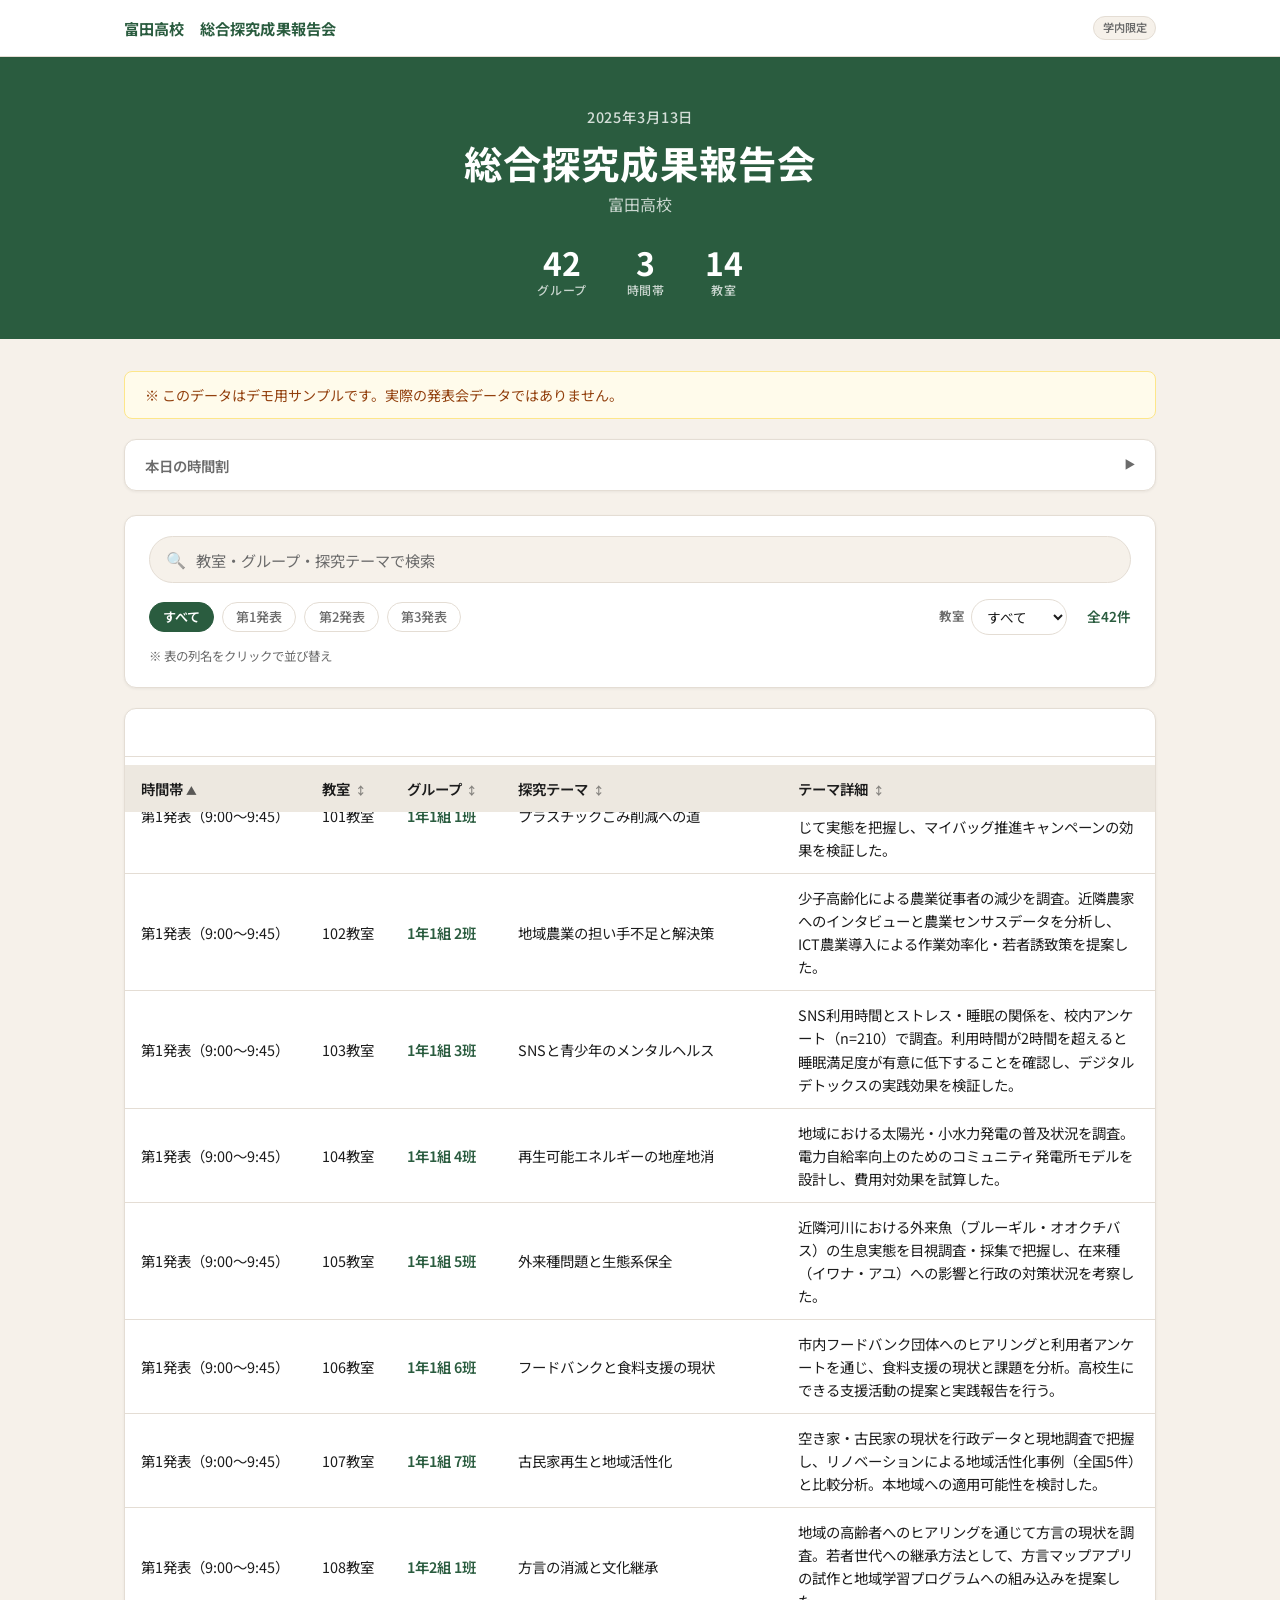
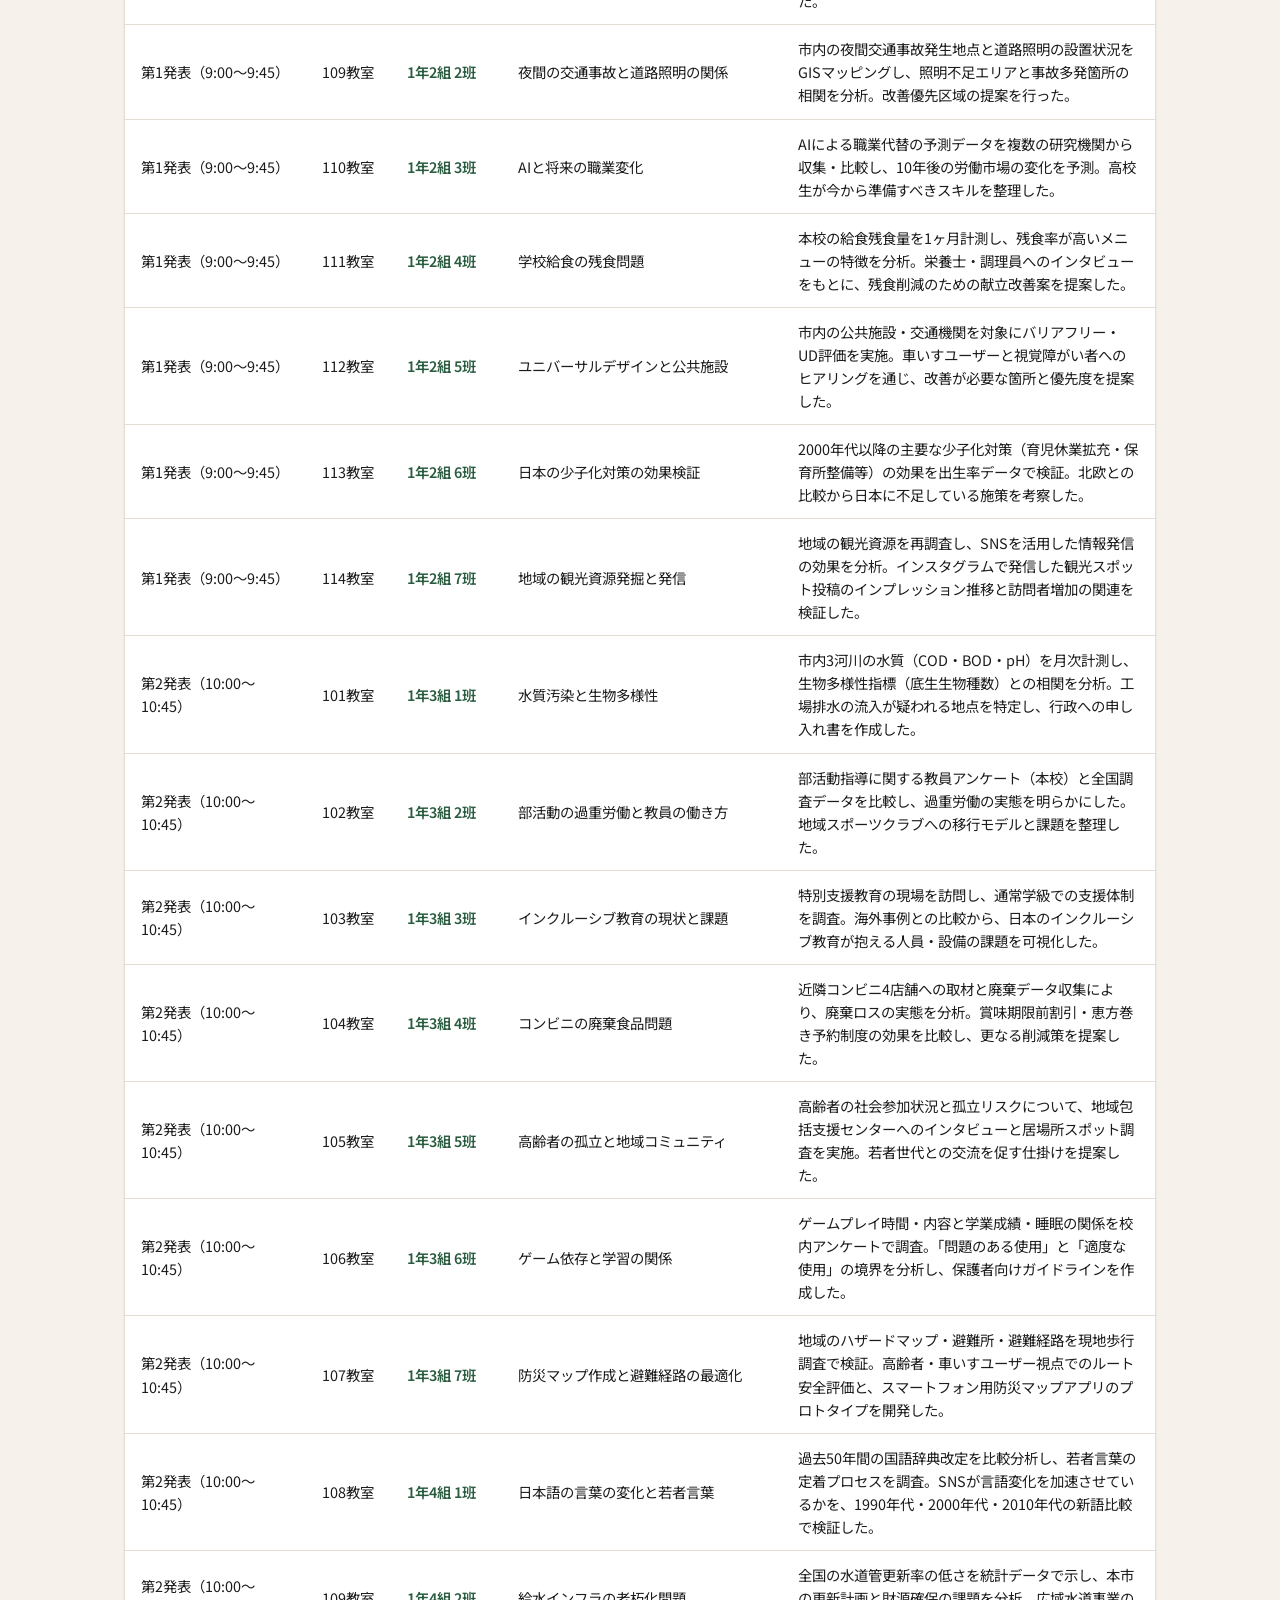
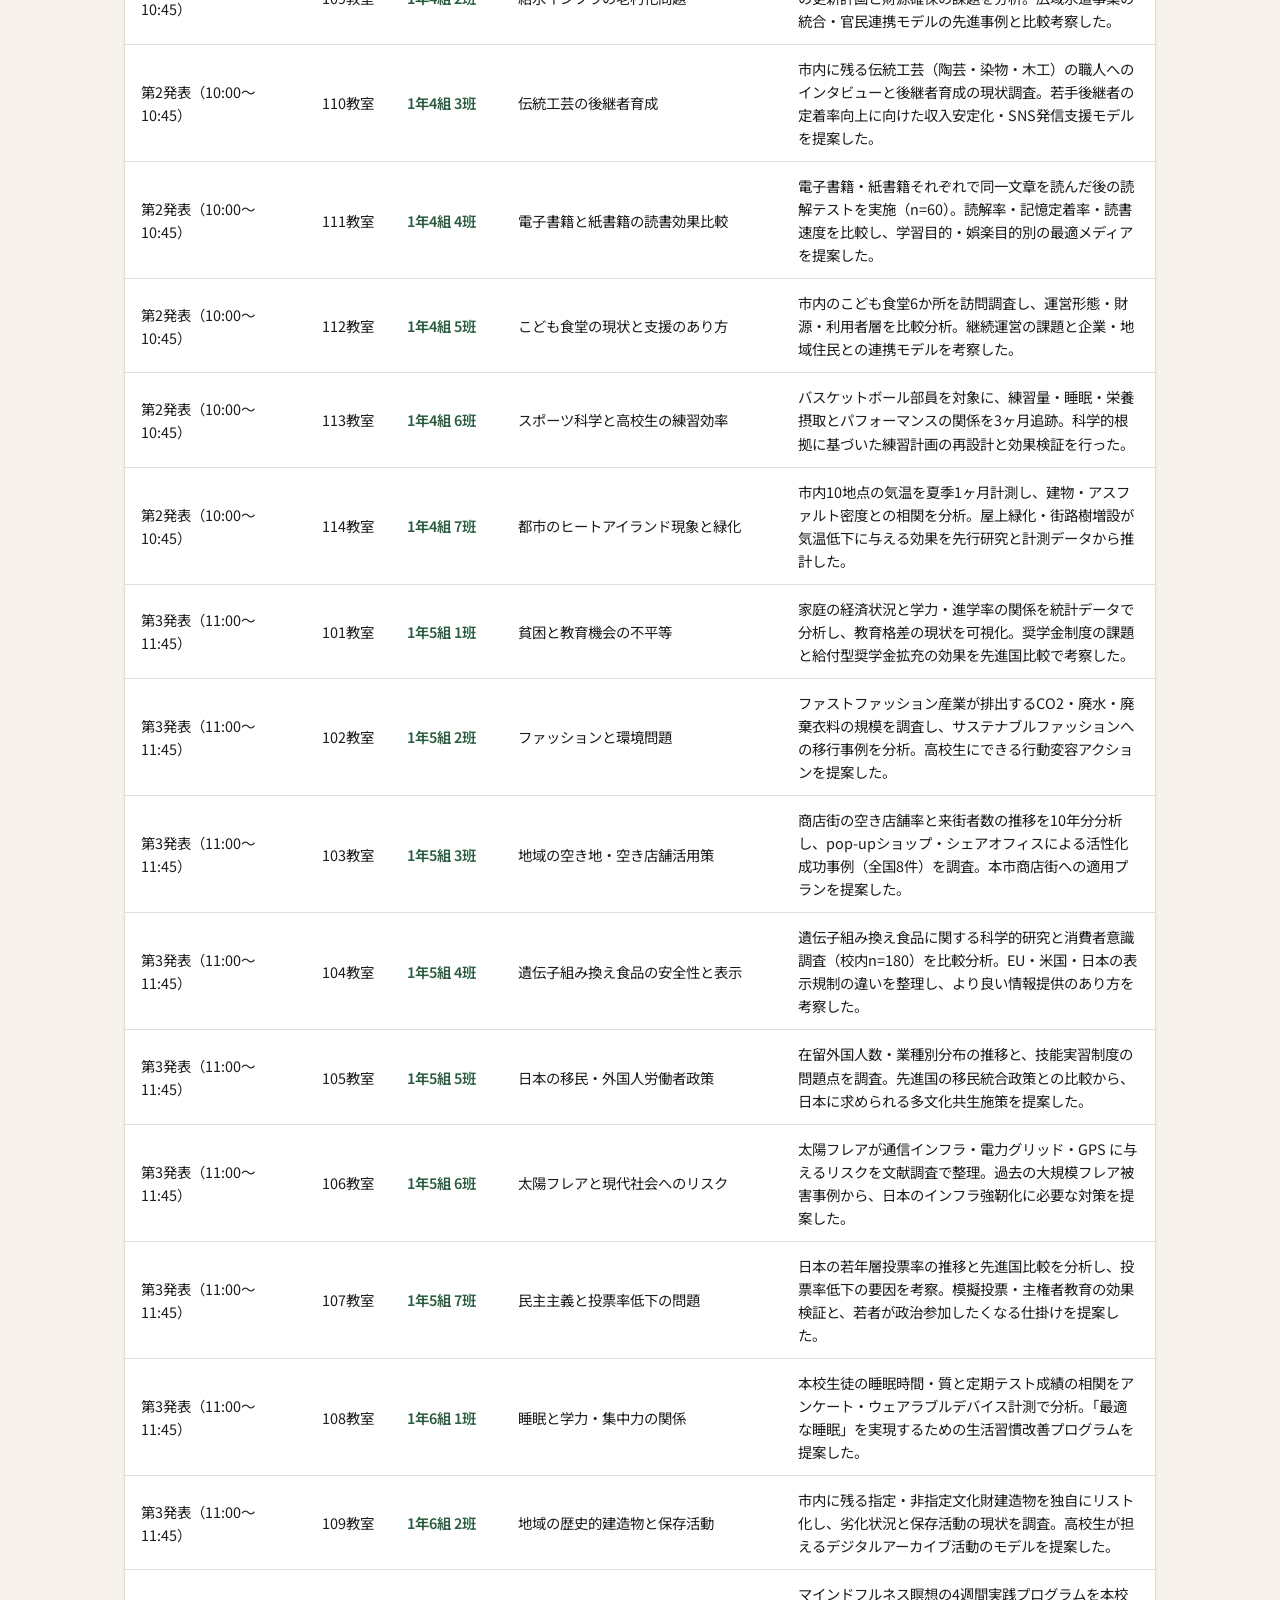
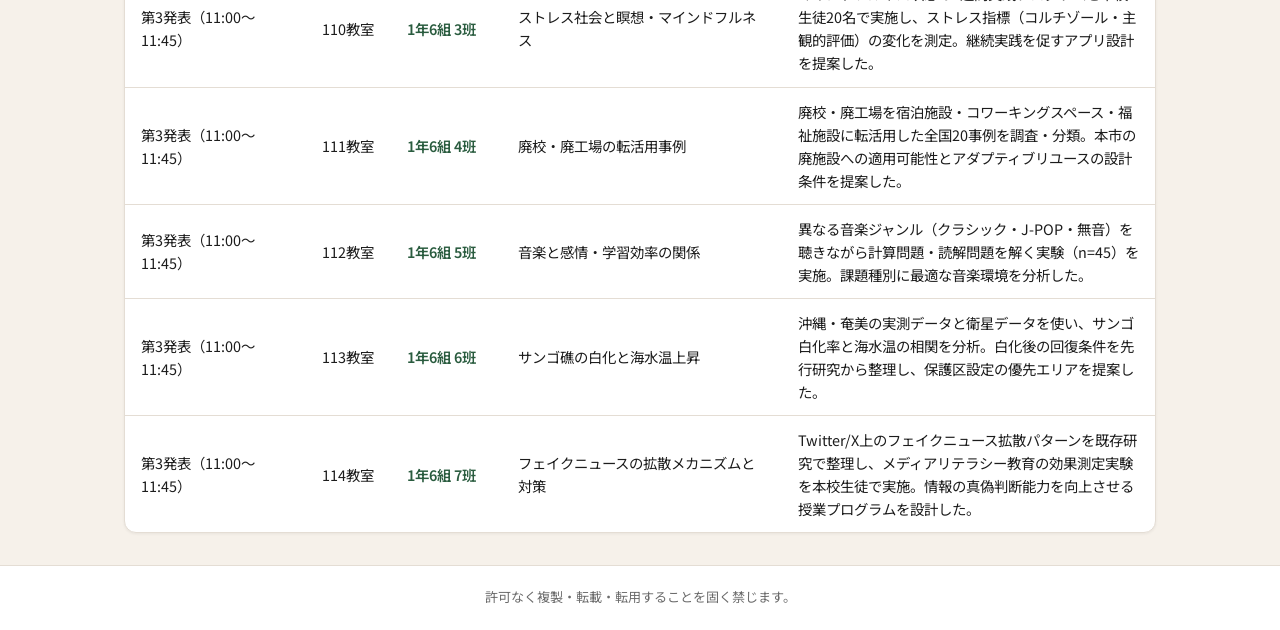
<file: index.html>
<!DOCTYPE html>
<html lang="ja">
<head>
  <meta charset="UTF-8">
  <meta name="viewport" content="width=device-width, initial-scale=1">
  <title>富田高校　総合探究成果報告会 - スケジュール</title>
  <link rel="preconnect" href="https://fonts.googleapis.com">
  <link rel="preconnect" href="https://fonts.gstatic.com" crossorigin>
  <link href="https://fonts.googleapis.com/css2?family=Noto+Sans+JP:wght@400;500;600;700&display=swap" rel="stylesheet">
  <link rel="stylesheet" href="style.css">
</head>
<body>

  <!-- ナビゲーションバー -->
  <nav class="site-nav">
    <div class="site-nav-inner">
      <span class="site-nav-title">富田高校　総合探究成果報告会</span>
      <span class="site-nav-badge">学内限定</span>
    </div>
  </nav>

  <!-- ヒーローセクション -->
  <section class="hero">
    <div class="hero-inner">
      <p class="hero-eyebrow" id="eventDate">—</p>
      <h1 class="hero-title">総合探究成果報告会</h1>
      <p class="hero-sub">富田高校</p>
      <div class="hero-stats">
        <div class="hero-stat">
          <span class="stat-num" id="statGroups">—</span>
          <span class="stat-label">グループ</span>
        </div>
        <div class="hero-stat">
          <span class="stat-num" id="statTimeslots">—</span>
          <span class="stat-label">時間帯</span>
        </div>
        <div class="hero-stat">
          <span class="stat-num" id="statRooms">—</span>
          <span class="stat-label">教室</span>
        </div>
      </div>
    </div>
  </section>

  <main class="main">

    <!-- お知らせ（schedule.json の notice を表示） -->
    <p class="site-notice" id="siteNotice" hidden></p>

    <!-- 時間割（折りたたみ） -->
    <details class="time-details" id="timeDetails">
      <summary class="time-summary">本日の時間割 <span class="collapse-icon" aria-hidden="true"></span></summary>
      <div class="time-table-card">
        <div class="table-wrap">
          <table class="time-table" aria-label="本日の時間割">
            <thead>
              <tr>
                <th>時間</th>
                <th>活動内容</th>
              </tr>
            </thead>
            <tbody>
              <tr><td>8:50 ～ 9:00</td><td>教室移動、発表準備</td></tr>
              <tr><td>9:00 ～ 9:45</td><td>第1発表</td></tr>
              <tr><td>9:45 ～ 10:00</td><td>発表者入れ替わり・休憩</td></tr>
              <tr><td>10:00 ～ 10:45</td><td>第2発表</td></tr>
              <tr><td>10:45 ～ 11:00</td><td>発表者入れ替わり・休憩</td></tr>
              <tr><td>11:00 ～ 11:45</td><td>第3発表</td></tr>
              <tr><td>11:45 ～ 11:55</td><td>自分のクラスへ戻る</td></tr>
              <tr><td>11:55 ～</td><td>アンケート実施、帰りのST</td></tr>
            </tbody>
          </table>
        </div>
      </div>
    </details>

    <!-- 検索・フィルターエリア（常時表示） -->
    <div class="search-area">
      <div class="search-row">
        <div class="search-input-wrap">
          <span class="search-icon" aria-hidden="true">🔍</span>
          <input type="search" id="scheduleSearch" class="search-input" placeholder="教室・グループ・探究テーマで検索" autocomplete="off">
          <button type="button" id="searchClear" class="search-clear" title="クリア" aria-label="検索をクリア">×</button>
        </div>
      </div>
      <div class="filter-row">
        <div class="timeslot-pills" id="timeslotPills">
          <!-- JS で生成 -->
        </div>
        <div class="filter-group">
          <label for="filterRoom" class="filter-label">教室</label>
          <select id="filterRoom" class="filter-select">
            <option value="">すべて</option>
          </select>
        </div>
        <p class="result-count" id="resultCount">—</p>
      </div>
      <p class="sort-hint">※ 表の列名をクリックで並び替え</p>
    </div>

    <!-- スケジュールテーブル -->
    <div class="table-card">
      <div class="table-wrap">
        <table class="schedule-table" id="scheduleTable">
          <thead>
            <tr>
              <th class="sortable" data-sort="timeslot_label" title="クリックで並び替え">時間帯 <span class="sort-icon">↕</span></th>
              <th class="sortable" data-sort="room_name" title="クリックで並び替え">教室 <span class="sort-icon">↕</span></th>
              <th class="sortable" data-sort="group_name" title="クリックで並び替え">グループ <span class="sort-icon">↕</span></th>
              <th class="sortable col-theme" data-sort="theme_title" title="クリックで並び替え">探究テーマ <span class="sort-icon">↕</span></th>
              <th class="sortable col-detail" data-sort="theme_detail" title="クリックで並び替え">テーマ詳細 <span class="sort-icon">↕</span></th>
            </tr>
          </thead>
          <tbody id="scheduleBody">
            <!-- JS で生成 -->
          </tbody>
        </table>
      </div>
    </div>

  </main>

  <footer class="site-footer">
    <p class="site-footer-text">許可なく複製・転載・転用することを固く禁じます。</p>
  </footer>

  <script src="common.js"></script>
  <script src="schedule.js"></script>
</body>
</html>
</file>
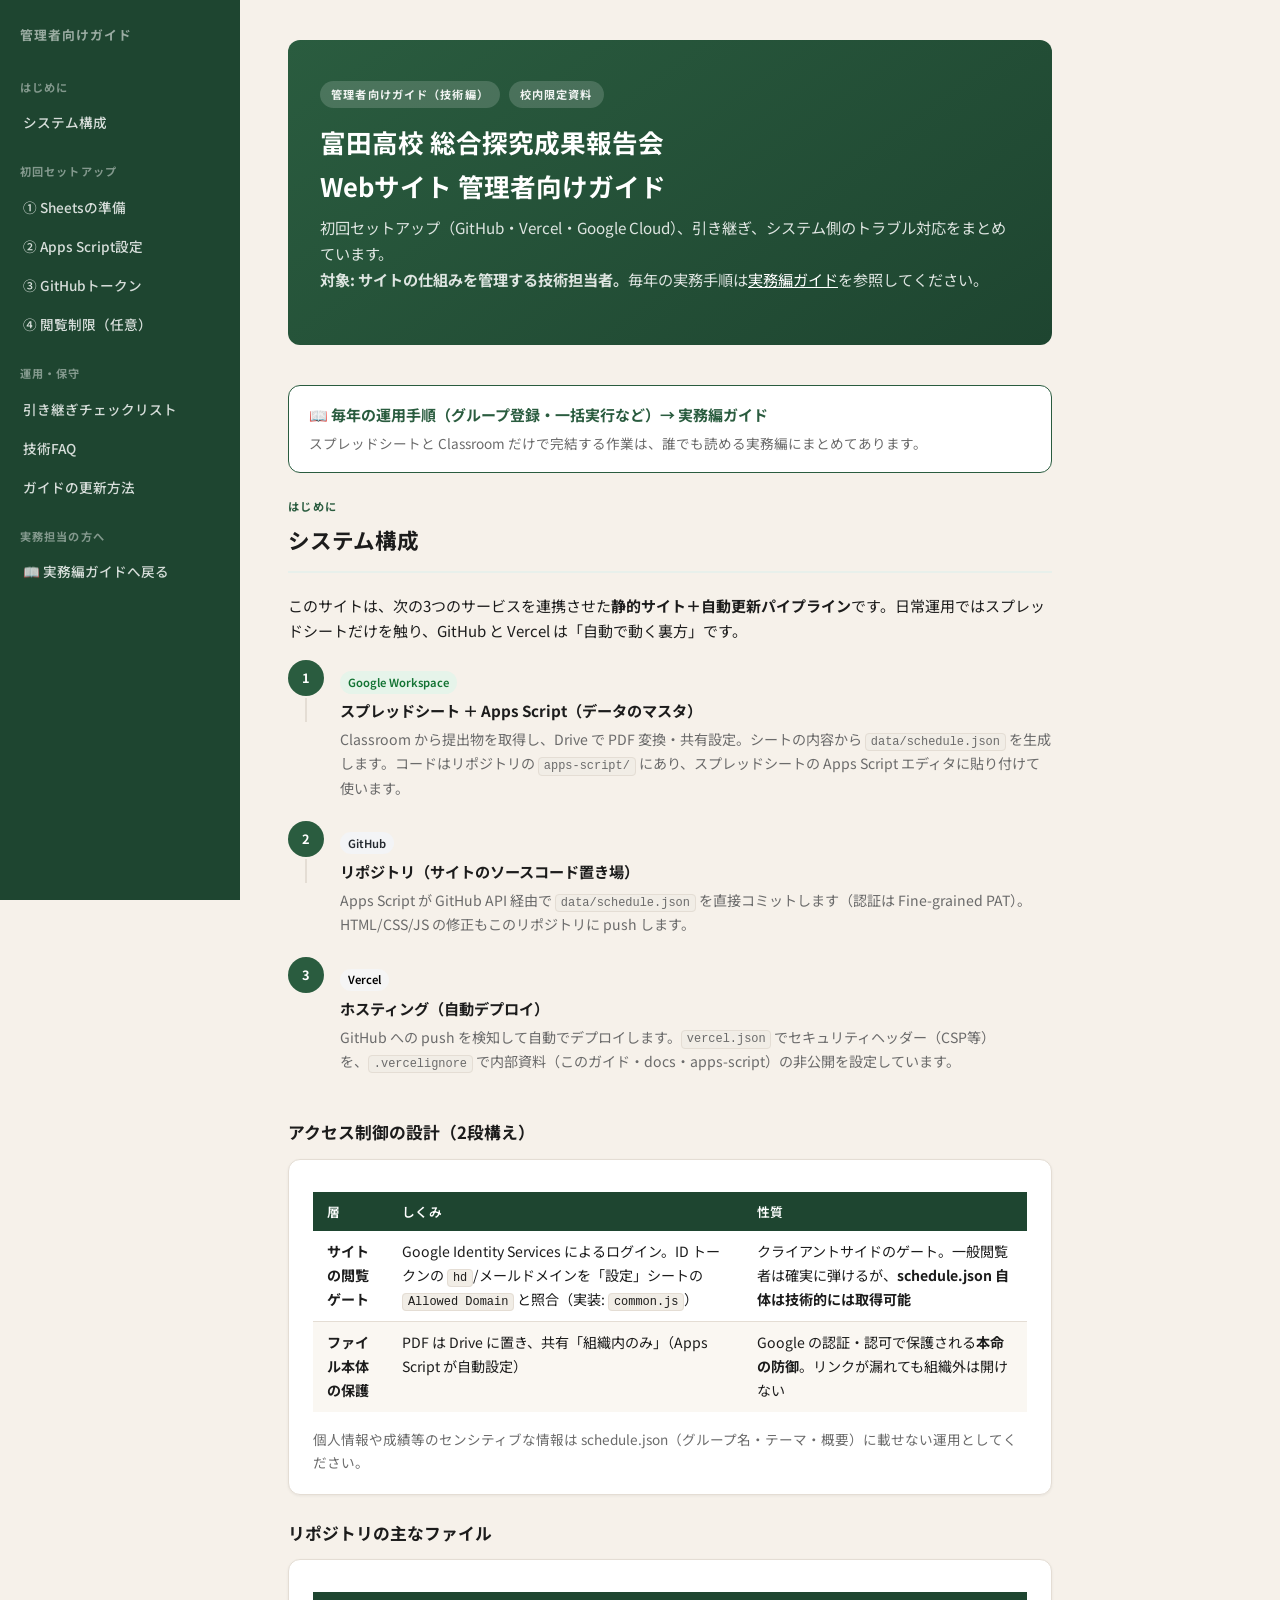
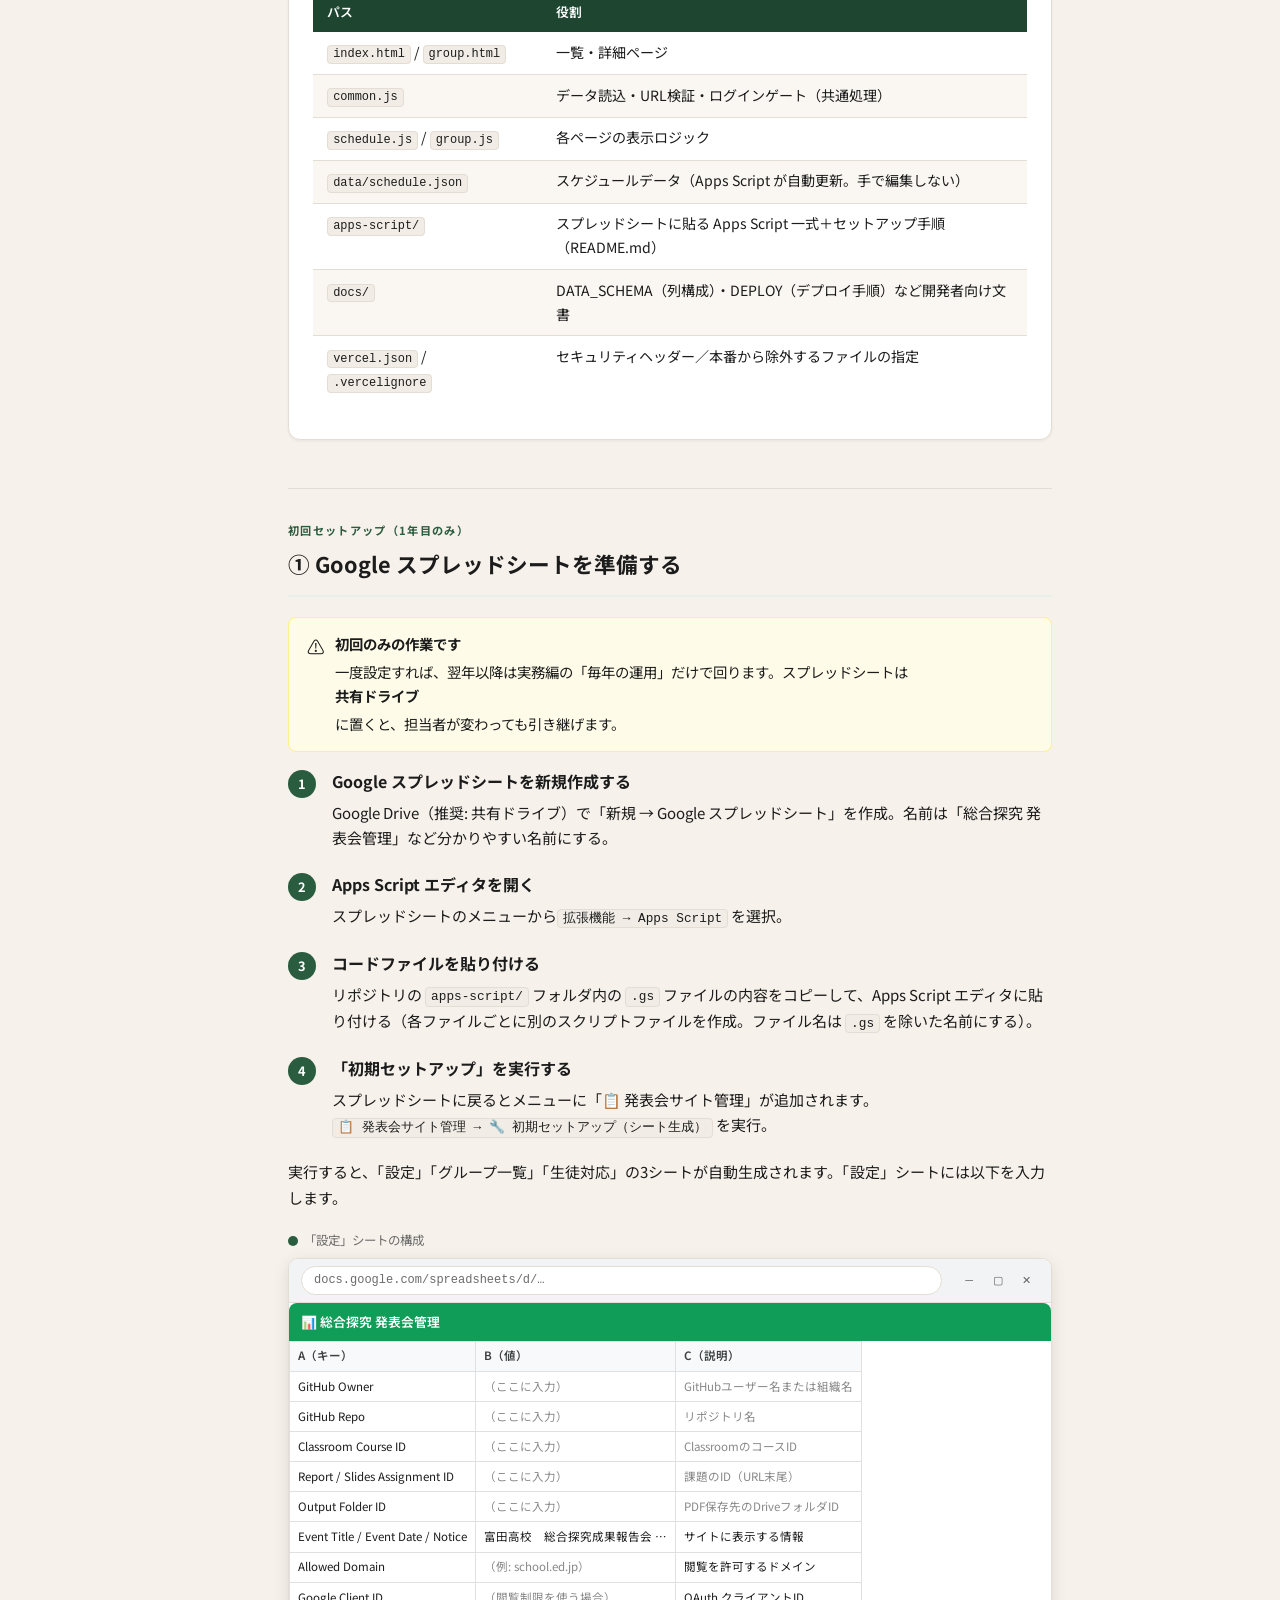
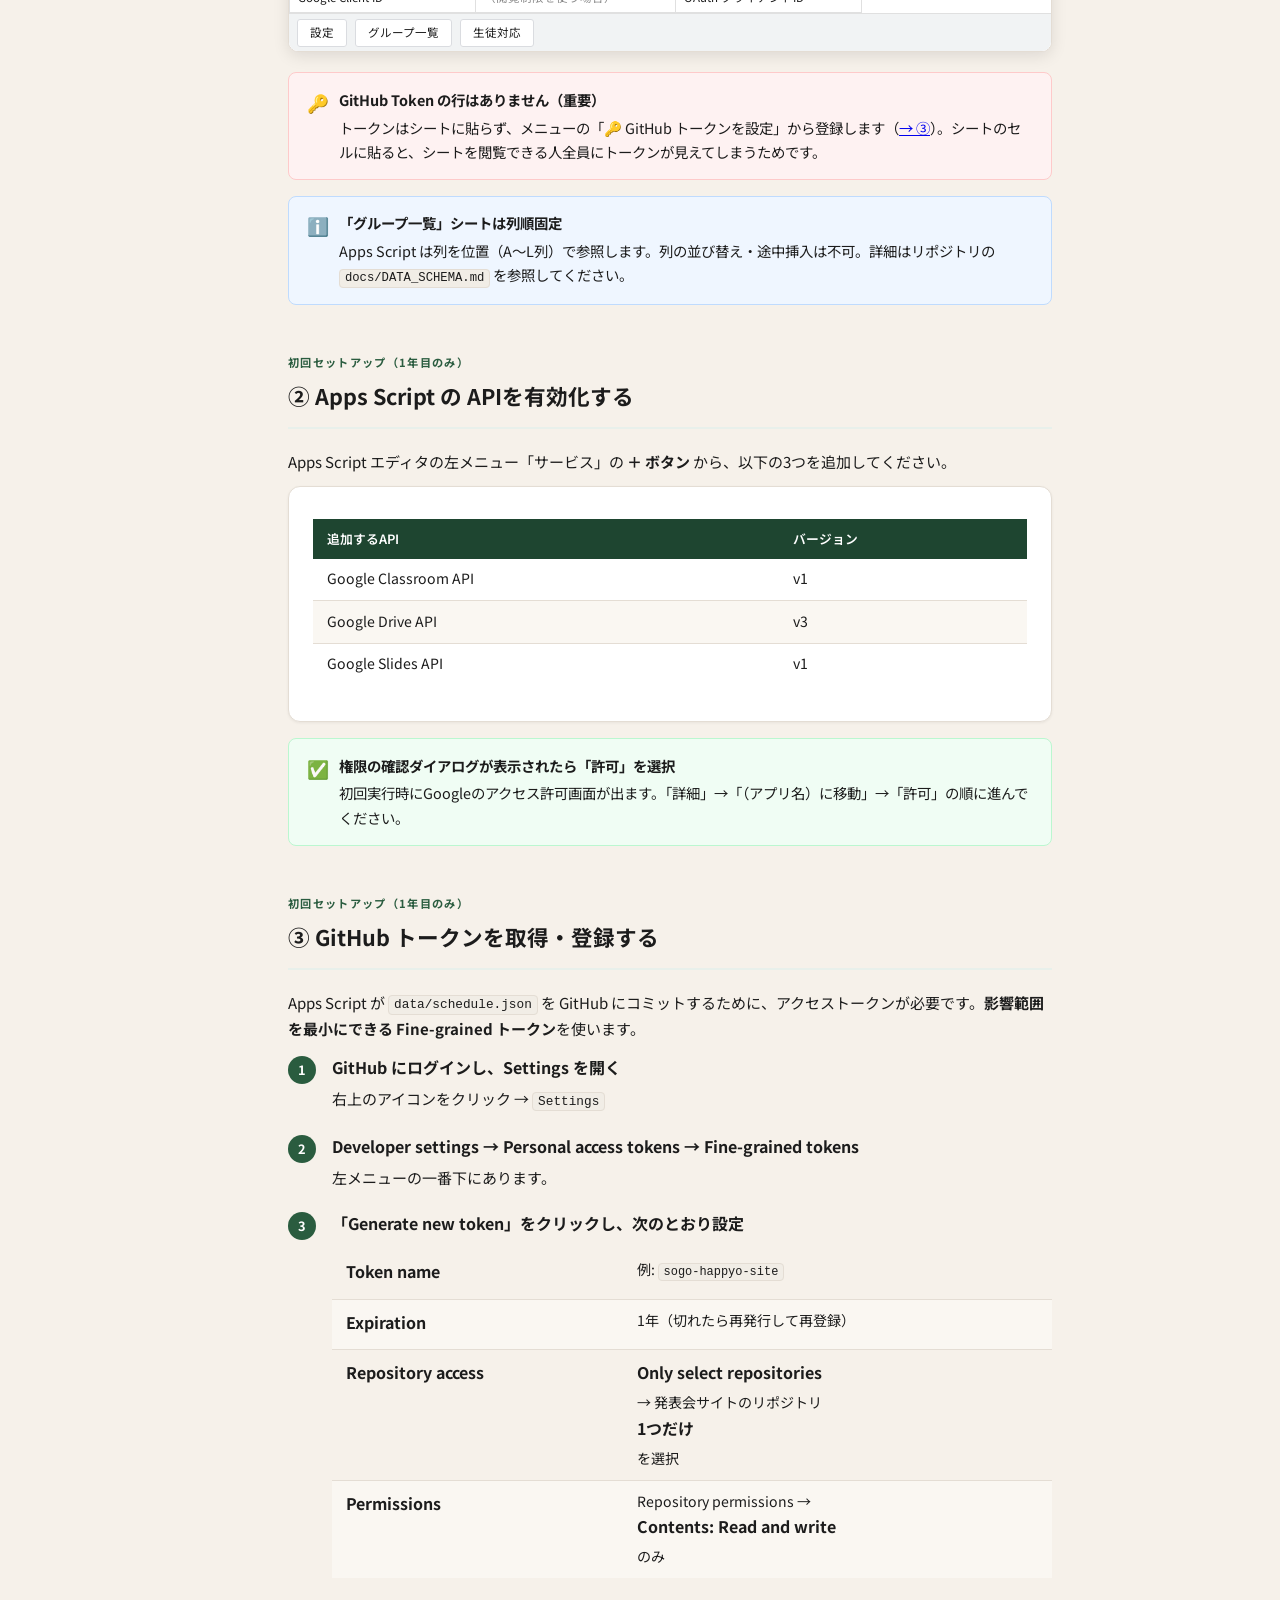
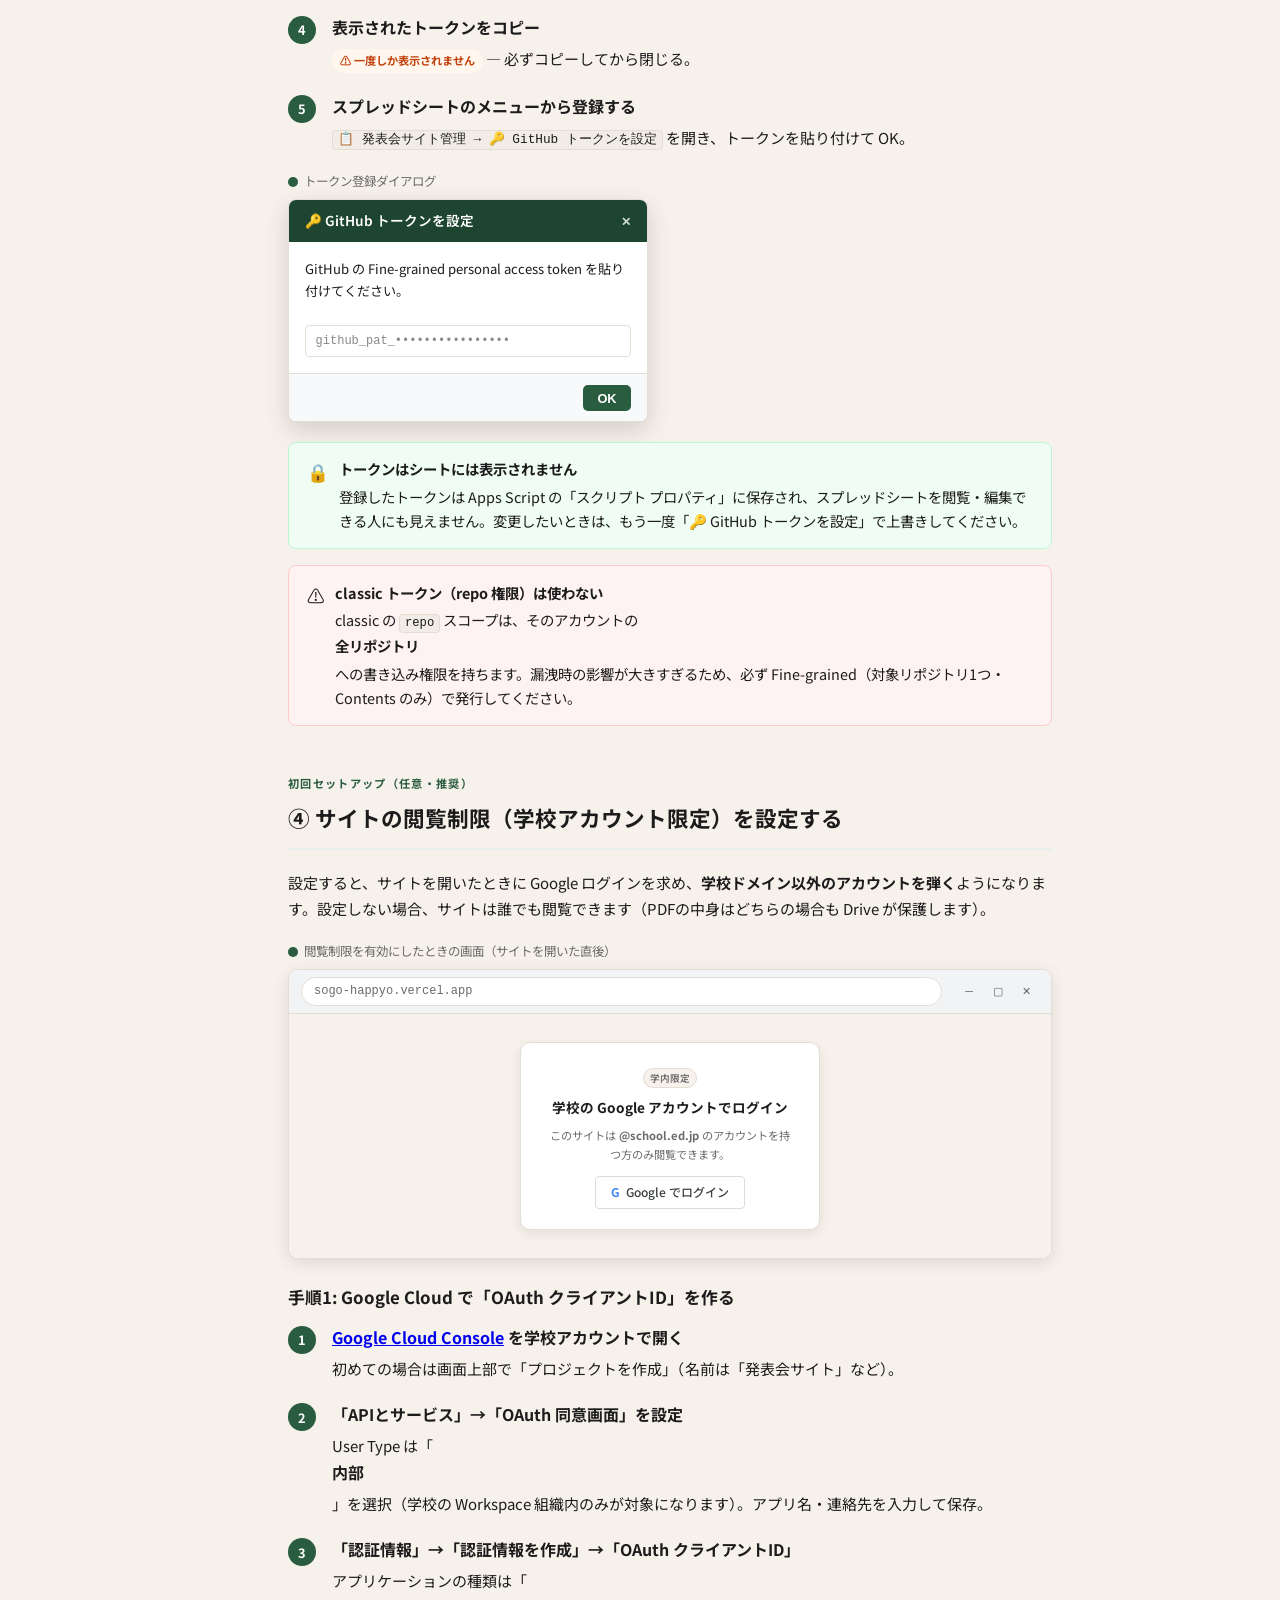
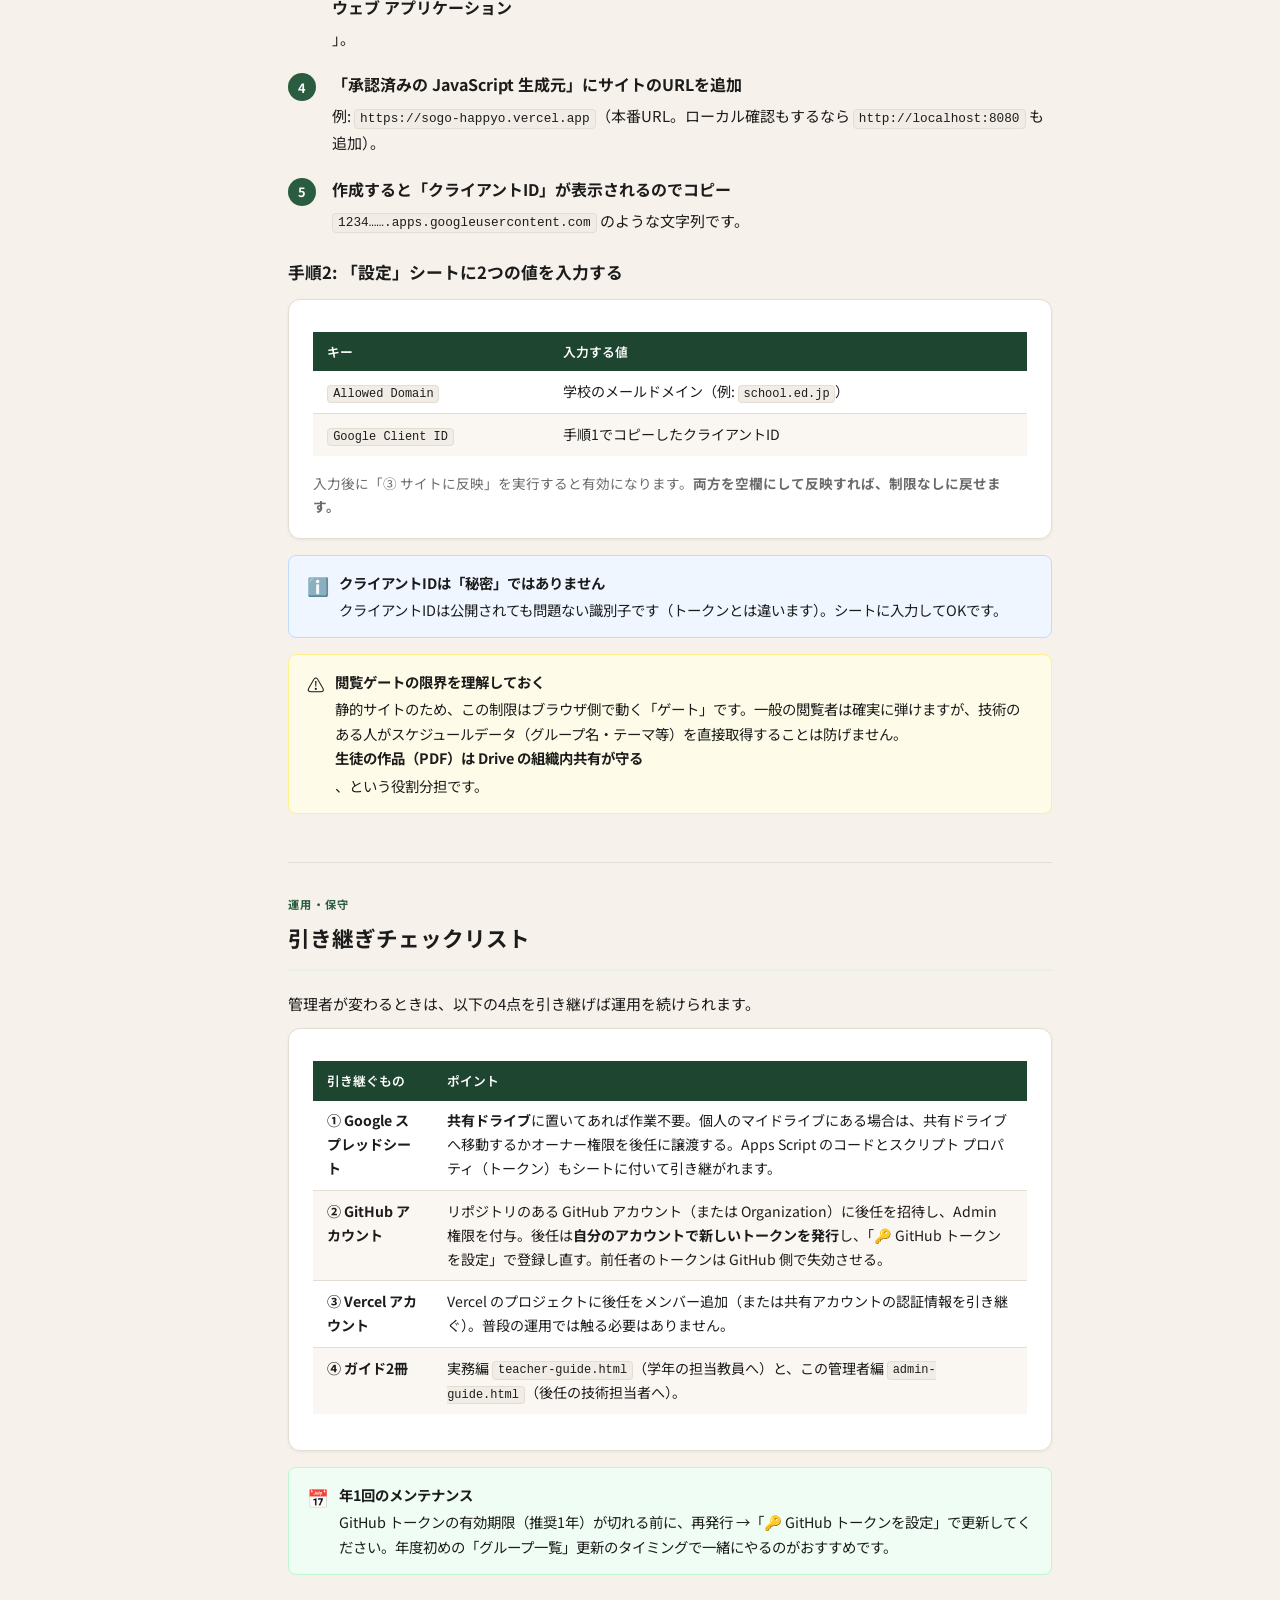
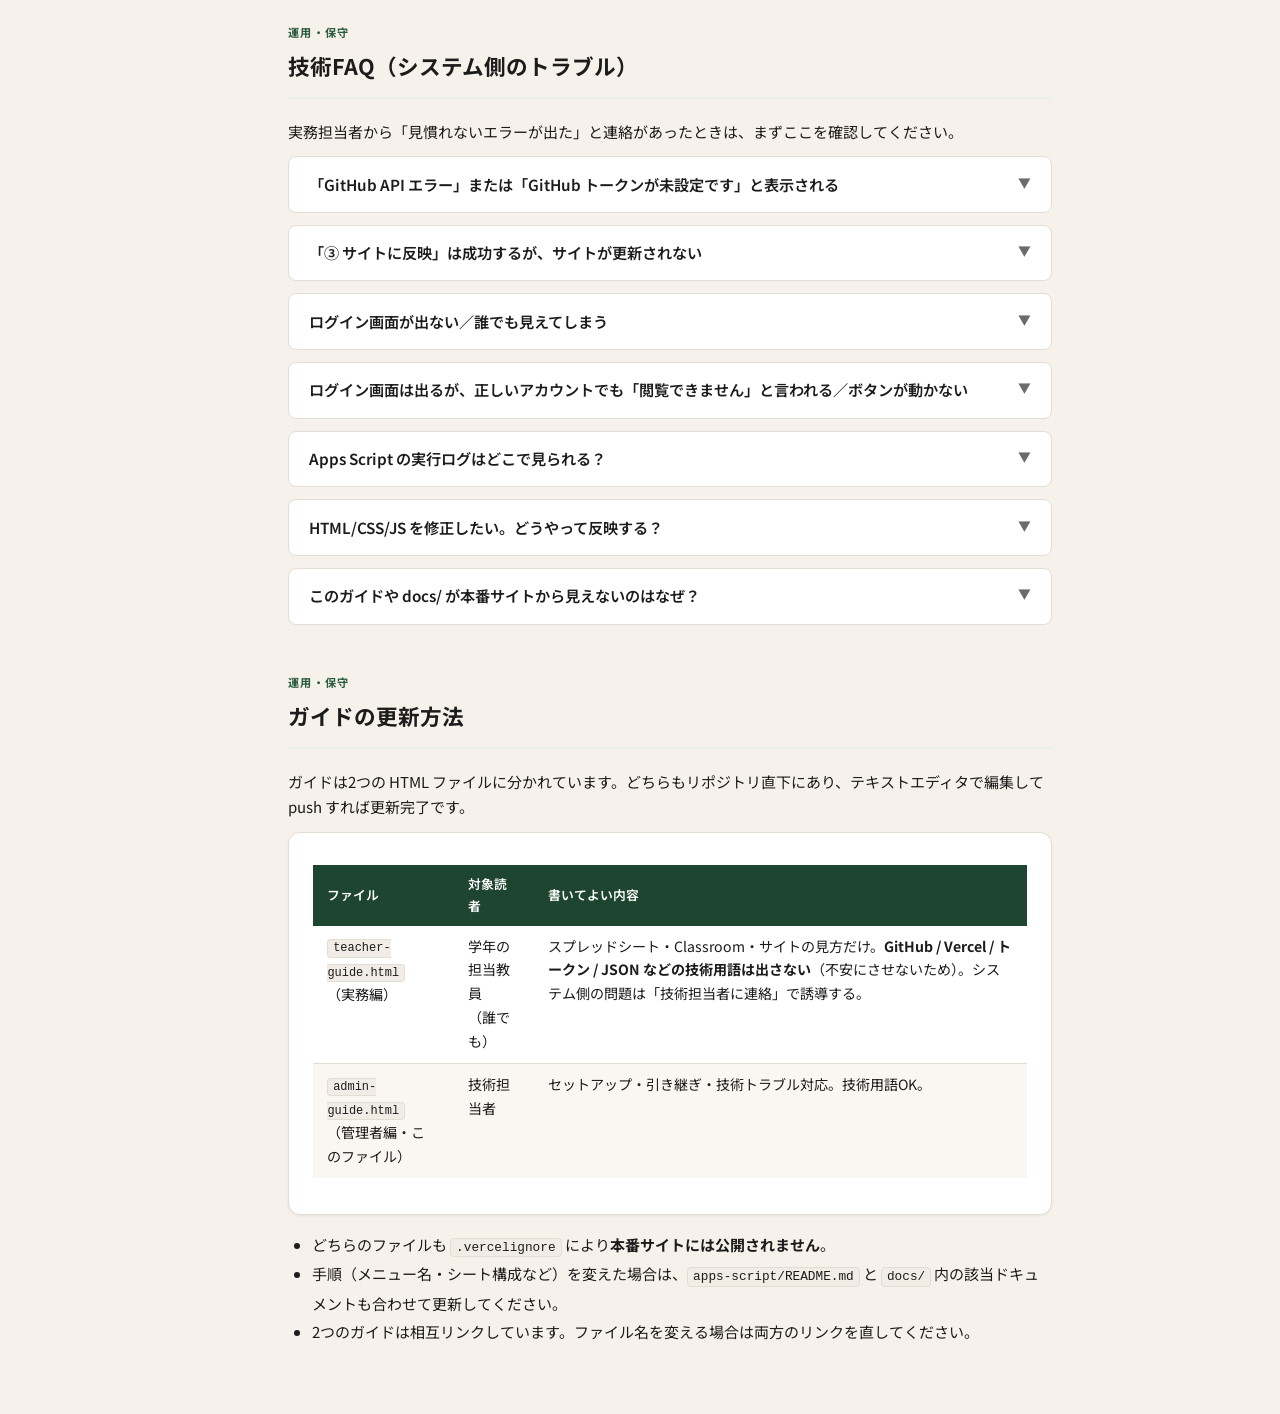
<file: admin-guide.html>
<!DOCTYPE html>
<html lang="ja">
<head>
  <meta charset="UTF-8">
  <meta name="viewport" content="width=device-width, initial-scale=1">
  <title>管理者向けガイド（技術編） — 富田高校 総合探究成果報告会サイト</title>
  <link href="https://fonts.googleapis.com/css2?family=Noto+Sans+JP:wght@400;500;600;700&display=swap" rel="stylesheet">
  <style>
    :root {
      --accent:       #2a5c3f;
      --accent-dark:  #1e4530;
      --accent-light: #e8f0eb;
      --bg:           #f6f1ea;
      --card:         #ffffff;
      --border:       #e4ddd4;
      --text:         #1c1c1c;
      --muted:        #6b6b6b;
      --green:        #16a34a;
      --green-bg:     #f0fdf4;
      --green-bd:     #bbf7d0;
      --yellow-bg:    #fefce8;
      --yellow-bd:    #fef08a;
      --red-bg:       #fef2f2;
      --red-bd:       #fecaca;
      --blue-bg:      #eff6ff;
      --blue-bd:      #bfdbfe;
      --radius:       12px;
      --font:         "Noto Sans JP", "Hiragino Kaku Gothic ProN", Meiryo, sans-serif;
    }

    * { box-sizing: border-box; margin: 0; padding: 0; }

    body {
      font-family: var(--font);
      background: var(--bg);
      color: var(--text);
      line-height: 1.7;
      font-size: 15px;
    }

    /* ===== サイドバーレイアウト ===== */
    .layout {
      display: flex;
      min-height: 100vh;
    }

    .sidebar {
      width: 240px;
      flex-shrink: 0;
      background: var(--accent-dark);
      color: #fff;
      position: sticky;
      top: 0;
      height: 100vh;
      overflow-y: auto;
      padding: 1.5rem 0 2rem;
    }

    .sidebar-title {
      font-size: 0.8rem;
      font-weight: 700;
      letter-spacing: 0.08em;
      color: rgba(255,255,255,0.55);
      padding: 0 1.25rem 0.75rem;
      text-transform: uppercase;
    }

    .sidebar nav a {
      display: block;
      padding: 0.5rem 1.25rem;
      color: rgba(255,255,255,0.82);
      text-decoration: none;
      font-size: 0.85rem;
      font-weight: 500;
      border-left: 3px solid transparent;
      transition: all 0.15s;
    }

    .sidebar nav a:hover {
      color: #fff;
      background: rgba(255,255,255,0.1);
      border-left-color: #fff;
    }

    .sidebar nav .nav-section {
      margin-top: 1.25rem;
      padding: 0 1.25rem 0.4rem;
      font-size: 0.7rem;
      font-weight: 700;
      color: rgba(255,255,255,0.45);
      letter-spacing: 0.1em;
      text-transform: uppercase;
    }

    .content {
      flex: 1;
      max-width: 860px;
      padding: 2.5rem 3rem;
      min-width: 0;
    }

    /* ===== モバイル用目次 ===== */
    .mobile-toc { display: none; }

    /* ===== ガイドヘッダー ===== */
    .guide-hero {
      background: linear-gradient(145deg, var(--accent) 0%, var(--accent-dark) 100%);
      color: #fff;
      border-radius: var(--radius);
      padding: 2.5rem 2rem;
      margin-bottom: 2.5rem;
    }

    .guide-hero .badge {
      display: inline-block;
      font-size: 0.7rem;
      font-weight: 700;
      letter-spacing: 0.1em;
      background: rgba(255,255,255,0.16);
      color: rgba(255,255,255,0.92);
      padding: 0.25rem 0.7rem;
      border-radius: 999px;
      margin: 0 0.35rem 0.75rem 0;
      text-transform: uppercase;
    }

    .guide-hero h1 {
      font-size: 1.6rem;
      font-weight: 700;
      margin-bottom: 0.5rem;
    }

    .guide-hero p {
      font-size: 0.95rem;
      color: rgba(255,255,255,0.85);
    }

    .guide-hero a { color: #fff; }

    /* ===== セクション ===== */
    .section {
      margin-bottom: 3rem;
      scroll-margin-top: 2rem;
    }

    .section-label {
      font-size: 0.7rem;
      font-weight: 700;
      letter-spacing: 0.12em;
      color: var(--accent);
      text-transform: uppercase;
      margin-bottom: 0.4rem;
    }

    .section h2 {
      font-size: 1.35rem;
      font-weight: 700;
      color: var(--text);
      padding-bottom: 0.75rem;
      border-bottom: 2px solid var(--accent-light);
      margin-bottom: 1.25rem;
    }

    .section h3 {
      font-size: 1.05rem;
      font-weight: 700;
      color: var(--text);
      margin: 1.5rem 0 0.75rem;
    }

    p { margin-bottom: 0.75rem; color: var(--text); }

    /* ===== カード ===== */
    .card {
      background: var(--card);
      border: 1px solid var(--border);
      border-radius: var(--radius);
      padding: 1.25rem 1.5rem;
      margin-bottom: 1rem;
      box-shadow: 0 1px 3px rgba(0,0,0,0.06);
    }

    /* ===== 注意・ポイントボックス ===== */
    .note {
      border-radius: 8px;
      padding: 0.9rem 1.1rem;
      margin-bottom: 1rem;
      font-size: 0.9rem;
      display: flex;
      gap: 0.65rem;
    }

    .note-icon { flex-shrink: 0; font-size: 1.1rem; }
    .note-body { flex: 1; }
    .note-body strong { display: block; margin-bottom: 0.2rem; }

    .note.tip    { background: var(--green-bg);  border: 1px solid var(--green-bd); }
    .note.warn   { background: var(--yellow-bg); border: 1px solid var(--yellow-bd); }
    .note.danger { background: var(--red-bg);    border: 1px solid var(--red-bd); }
    .note.info   { background: var(--blue-bg);   border: 1px solid var(--blue-bd); }

    /* ===== ステップ ===== */
    .steps { counter-reset: step; list-style: none; }

    .steps > li {
      counter-increment: step;
      display: flex;
      gap: 1rem;
      margin-bottom: 1.25rem;
    }

    .steps > li::before {
      content: counter(step);
      flex-shrink: 0;
      width: 28px;
      height: 28px;
      background: var(--accent);
      color: #fff;
      font-size: 0.8rem;
      font-weight: 700;
      border-radius: 50%;
      display: flex;
      align-items: center;
      justify-content: center;
      margin-top: 2px;
    }

    .steps > li .step-body { flex: 1; }
    .steps > li .step-body strong { font-size: 1rem; display: block; margin-bottom: 0.3rem; }

    /* ===== フロー図 ===== */
    .flow {
      display: flex;
      flex-direction: column;
      gap: 0;
      margin: 1rem 0;
    }

    .flow-item {
      display: flex;
      align-items: flex-start;
      gap: 1rem;
    }

    .flow-left {
      display: flex;
      flex-direction: column;
      align-items: center;
      flex-shrink: 0;
      width: 36px;
    }

    .flow-dot {
      width: 36px;
      height: 36px;
      border-radius: 50%;
      background: var(--accent);
      color: #fff;
      font-size: 0.8rem;
      font-weight: 700;
      display: flex;
      align-items: center;
      justify-content: center;
      flex-shrink: 0;
    }

    .flow-line {
      width: 2px;
      flex: 1;
      min-height: 24px;
      background: var(--border);
      margin: 2px 0;
    }

    .flow-body {
      flex: 1;
      padding: 0.5rem 0 1.25rem;
    }

    .flow-body strong { font-size: 0.95rem; display: block; margin-bottom: 0.25rem; }
    .flow-body p { font-size: 0.88rem; color: var(--muted); margin: 0; }
    .flow-body .role {
      display: inline-block;
      font-size: 0.7rem;
      font-weight: 600;
      padding: 0.1rem 0.5rem;
      border-radius: 999px;
      margin-bottom: 0.3rem;
    }
    .role.gws  { background: #e6f4ea; color: #137333; }
    .role.gh   { background: #f3f4f6; color: #24292f; }
    .role.vc   { background: #f5f5f5; color: #000; }

    /* ===== スクリーンモック（Windows 風） ===== */
    .screen-wrap {
      margin: 1.25rem 0;
    }

    .screen-caption {
      font-size: 0.78rem;
      color: var(--muted);
      margin-bottom: 0.4rem;
      display: flex;
      align-items: center;
      gap: 0.4rem;
    }

    .screen-caption::before {
      content: "";
      display: inline-block;
      width: 10px;
      height: 10px;
      border-radius: 50%;
      background: var(--accent);
    }

    .screen {
      border: 1px solid var(--border);
      border-radius: 10px;
      overflow: hidden;
      box-shadow: 0 4px 16px rgba(0,0,0,0.10);
      background: #fff;
    }

    /* Windows のブラウザと同じく、閉じる・最大化・最小化ボタンは右上 */
    .screen-bar {
      background: #f1f3f4;
      padding: 0.45rem 0.75rem;
      display: flex;
      align-items: center;
      gap: 0.5rem;
      border-bottom: 1px solid var(--border);
    }

    .screen-bar .url {
      flex: 1;
      background: #fff;
      border: 1px solid var(--border);
      border-radius: 999px;
      font-size: 0.75rem;
      color: var(--muted);
      padding: 0.2rem 0.75rem;
      font-family: Consolas, monospace;
      white-space: nowrap;
      overflow: hidden;
      text-overflow: ellipsis;
    }

    .win-controls {
      display: flex;
      align-items: center;
      gap: 0.15rem;
      flex-shrink: 0;
      margin-left: 0.4rem;
    }

    .win-controls span {
      width: 26px;
      height: 20px;
      display: flex;
      align-items: center;
      justify-content: center;
      font-size: 0.68rem;
      color: #5f6368;
      border-radius: 4px;
      font-family: "Segoe UI Symbol", sans-serif;
      line-height: 1;
    }

    .screen-body { background: #fff; }

    /* ── ログイン画面モック ── */
    .mock-auth {
      background: var(--bg);
      padding: 1.75rem 1rem;
      display: flex;
      justify-content: center;
    }
    .mock-auth-card {
      background: #fff;
      border: 1px solid var(--border);
      border-radius: 10px;
      padding: 1.25rem 1.5rem;
      text-align: center;
      max-width: 300px;
      box-shadow: 0 4px 12px rgba(0,0,0,0.08);
    }
    .mock-auth-card .badge2 {
      display: inline-block; font-size: 0.6rem; font-weight: 600; color: var(--muted);
      background: var(--bg); border: 1px solid var(--border); border-radius: 999px;
      padding: 0.1em 0.6em; margin-bottom: 0.5rem;
    }
    .mock-auth-card h4 { font-size: 0.85rem; font-weight: 700; margin-bottom: 0.4rem; }
    .mock-auth-card p { font-size: 0.7rem; color: var(--muted); margin-bottom: 0.75rem; }
    .mock-gsi {
      display: inline-flex; align-items: center; gap: 0.4rem;
      border: 1px solid #dadce0; border-radius: 4px;
      font-size: 0.75rem; color: #3c4043; padding: 0.35rem 0.9rem; font-weight: 500;
    }

    /* ── Sheets モック ── */
    .mock-sheets { background: #fff; border-radius: 8px; overflow: hidden; }

    .mock-sheets-header {
      background: #0f9d58;
      color: #fff;
      padding: 0.5rem 0.75rem;
      font-size: 0.8rem;
      font-weight: 600;
      display: flex;
      align-items: center;
      gap: 0.5rem;
    }

    .mock-sheets-menu {
      background: #f8f9fa;
      border-bottom: 1px solid #dadce0;
      padding: 0.3rem 0.75rem;
      font-size: 0.72rem;
      color: #3c4043;
      display: flex;
      gap: 1rem;
      flex-wrap: wrap;
    }

    .mock-sheets-menu .menu-item { padding: 0.15rem 0.3rem; border-radius: 3px; }
    .mock-sheets-menu .menu-item.highlight { background: #e6f4ea; color: #137333; font-weight: 600; }

    .mock-sheets-grid { overflow-x: auto; }

    .mock-sheets-table { border-collapse: collapse; font-size: 0.72rem; min-width: 500px; }
    .mock-sheets-table th,
    .mock-sheets-table td {
      border: 1px solid #e0e0e0;
      padding: 0.3rem 0.5rem;
      text-align: left;
      white-space: nowrap;
    }
    .mock-sheets-table th { background: #f8f9fa; color: #3c4043; font-weight: 600; }

    .mock-sheets-tabs {
      display: flex; background: #f1f3f4; border-top: 1px solid #e0e0e0;
      padding: 0.3rem 0.5rem; gap: 0.5rem;
    }
    .mock-sheets-tabs span {
      font-size: 0.72rem; background: #fff; border: 1px solid #dadce0;
      padding: 0.2rem 0.75rem; border-radius: 3px;
    }

    .mock-dialog {
      border: 1px solid var(--border);
      border-radius: 8px;
      overflow: hidden;
      max-width: 360px;
      box-shadow: 0 8px 24px rgba(0,0,0,0.15);
      background: #fff;
    }

    .mock-dialog-title {
      background: var(--accent-dark);
      color: #fff;
      padding: 0.6rem 1rem;
      font-size: 0.85rem;
      font-weight: 600;
      display: flex;
      align-items: center;
      justify-content: space-between;
      gap: 0.5rem;
    }
    .mock-dialog-title .x { font-size: 0.75rem; opacity: 0.8; }

    .mock-dialog-body { padding: 1rem; font-size: 0.82rem; color: var(--text); }

    .mock-dialog-foot {
      padding: 0.6rem 1rem;
      background: #f8f9fa;
      border-top: 1px solid var(--border);
      text-align: right;
    }

    .mock-dialog-ok {
      background: var(--accent);
      color: #fff;
      border: none;
      border-radius: 5px;
      padding: 0.35rem 0.9rem;
      font-size: 0.8rem;
      font-weight: 600;
    }

    /* ===== テーブル ===== */
    .guide-table { width: 100%; border-collapse: collapse; font-size: 0.88rem; margin: 0.75rem 0 1rem; }
    .guide-table th { background: var(--accent-dark); color: #fff; padding: 0.55rem 0.9rem; text-align: left; font-weight: 600; font-size: 0.8rem; }
    .guide-table td { padding: 0.55rem 0.9rem; border-bottom: 1px solid var(--border); vertical-align: top; }
    .guide-table tr:last-child td { border-bottom: none; }
    .guide-table tr:nth-child(even) td { background: #faf7f2; }

    /* ===== コード ===== */
    code {
      font-family: "SF Mono", "Fira Code", Consolas, monospace;
      font-size: 0.85em;
      background: #f1ede6;
      border: 1px solid var(--border);
      border-radius: 4px;
      padding: 0.1em 0.4em;
    }

    /* ===== タグ ===== */
    .tag {
      display: inline-block;
      font-size: 0.7rem;
      font-weight: 700;
      padding: 0.15rem 0.5rem;
      border-radius: 999px;
    }

    .tag.orange { background: #fff7ed; color: #c2410c; }

    /* ===== FAQ ===== */
    .faq {
      margin-bottom: 0.75rem;
      border: 1px solid var(--border);
      border-radius: 8px;
      overflow: hidden;
      background: #fff;
    }
    .faq summary {
      padding: 0.9rem 1.25rem;
      font-weight: 600;
      font-size: 0.95rem;
      cursor: pointer;
      list-style: none;
      display: flex;
      justify-content: space-between;
      gap: 0.5rem;
    }
    .faq summary::-webkit-details-marker { display: none; }
    .faq summary::after { content: "▼"; color: var(--muted); font-size: 0.8rem; flex-shrink: 0; }
    .faq[open] summary::after { content: "▲"; }
    .faq .faq-body {
      padding: 0.75rem 1.25rem;
      border-top: 1px solid var(--border);
      font-size: 0.88rem;
      background: #faf7f2;
    }

    .divider { border: none; border-top: 1px solid var(--border); margin: 2rem 0; }

    /* ===== 別ガイドへの誘導バナー ===== */
    .guide-link-banner {
      display: block;
      background: var(--card);
      border: 1.5px solid var(--accent);
      border-radius: var(--radius);
      padding: 1rem 1.25rem;
      margin-bottom: 1.5rem;
      text-decoration: none;
      color: var(--text);
      transition: background 0.15s;
    }
    .guide-link-banner:hover { background: var(--accent-light); }
    .guide-link-banner strong { color: var(--accent); display: block; margin-bottom: 0.2rem; }
    .guide-link-banner span { font-size: 0.85rem; color: var(--muted); }

    /* ===== レスポンシブ ===== */
    @media (max-width: 700px) {
      .sidebar { display: none; }
      .content { padding: 1.5rem 1.25rem; }
      .mobile-toc {
        display: block;
        background: var(--card);
        border: 1px solid var(--border);
        border-radius: var(--radius);
        margin-bottom: 1.5rem;
        overflow: hidden;
      }
      .mobile-toc summary {
        padding: 0.85rem 1.25rem;
        font-weight: 700;
        font-size: 0.9rem;
        cursor: pointer;
        list-style: none;
      }
      .mobile-toc summary::-webkit-details-marker { display: none; }
      .mobile-toc nav { border-top: 1px solid var(--border); padding: 0.5rem 0; }
      .mobile-toc nav a {
        display: block;
        padding: 0.45rem 1.5rem;
        color: var(--text);
        text-decoration: none;
        font-size: 0.85rem;
      }
      .mobile-toc nav .nav-section {
        padding: 0.6rem 1.25rem 0.2rem;
        font-size: 0.7rem;
        font-weight: 700;
        color: var(--muted);
        letter-spacing: 0.08em;
      }
    }

    /* ===== 印刷 ===== */
    @media print {
      body { background: #fff; font-size: 12px; }
      .sidebar, .mobile-toc { display: none; }
      .content { max-width: none; padding: 0; }
      .guide-hero { background: none; color: var(--text); border: 1px solid var(--border); padding: 1.25rem; }
      .guide-hero .badge { background: none; border: 1px solid var(--border); color: var(--text); }
      .guide-hero p { color: var(--muted); }
      .screen, .card, .mock-dialog { box-shadow: none; }
      .section { break-inside: avoid-page; }
      .faq { break-inside: avoid; }
      .faq[open] summary::after, .faq summary::after { content: ""; }
      details:not([open]) > *:not(summary) { display: block; } /* 折りたたみも印刷する */
    }
  </style>
</head>
<body>

<div class="layout">

  <!-- ===== サイドバー ===== -->
  <aside class="sidebar">
    <p class="sidebar-title">管理者向けガイド</p>
    <nav>
      <div class="nav-section">はじめに</div>
      <a href="#architecture">システム構成</a>

      <div class="nav-section">初回セットアップ</div>
      <a href="#setup-sheets">① Sheetsの準備</a>
      <a href="#setup-script">② Apps Script設定</a>
      <a href="#setup-github">③ GitHubトークン</a>
      <a href="#setup-auth">④ 閲覧制限（任意）</a>

      <div class="nav-section">運用・保守</div>
      <a href="#handover">引き継ぎチェックリスト</a>
      <a href="#faq">技術FAQ</a>
      <a href="#guide-maintain">ガイドの更新方法</a>

      <div class="nav-section">実務担当の方へ</div>
      <a href="teacher-guide.html">📖 実務編ガイドへ戻る</a>
    </nav>
  </aside>

  <!-- ===== メインコンテンツ ===== -->
  <main class="content">

    <!-- モバイル用目次（画面幅が狭いときだけ表示） -->
    <details class="mobile-toc">
      <summary>📑 目次を開く</summary>
      <nav>
        <div class="nav-section">はじめに</div>
        <a href="#architecture">システム構成</a>
        <div class="nav-section">初回セットアップ</div>
        <a href="#setup-sheets">① Sheetsの準備</a>
        <a href="#setup-script">② Apps Script設定</a>
        <a href="#setup-github">③ GitHubトークン</a>
        <a href="#setup-auth">④ 閲覧制限（任意）</a>
        <div class="nav-section">運用・保守</div>
        <a href="#handover">引き継ぎチェックリスト</a>
        <a href="#faq">技術FAQ</a>
        <a href="#guide-maintain">ガイドの更新方法</a>
        <div class="nav-section">実務担当の方へ</div>
        <a href="teacher-guide.html">📖 実務編ガイドへ戻る</a>
      </nav>
    </details>

    <!-- ヒーロー -->
    <div class="guide-hero">
      <div>
        <span class="badge">管理者向けガイド（技術編）</span>
        <span class="badge">校内限定資料</span>
      </div>
      <h1>富田高校 総合探究成果報告会<br>Webサイト 管理者向けガイド</h1>
      <p>初回セットアップ（GitHub・Vercel・Google Cloud）、引き継ぎ、システム側のトラブル対応をまとめています。<br>
         <strong>対象: サイトの仕組みを管理する技術担当者。</strong>毎年の実務手順は<a href="teacher-guide.html">実務編ガイド</a>を参照してください。</p>
    </div>

    <a class="guide-link-banner" href="teacher-guide.html">
      <strong>📖 毎年の運用手順（グループ登録・一括実行など）→ 実務編ガイド</strong>
      <span>スプレッドシートと Classroom だけで完結する作業は、誰でも読める実務編にまとめてあります。</span>
    </a>


    <!-- ===== システム構成 ===== -->
    <section class="section" id="architecture">
      <div class="section-label">はじめに</div>
      <h2>システム構成</h2>

      <p>このサイトは、次の3つのサービスを連携させた<strong>静的サイト＋自動更新パイプライン</strong>です。日常運用ではスプレッドシートだけを触り、GitHub と Vercel は「自動で動く裏方」です。</p>

      <div class="flow">
        <div class="flow-item">
          <div class="flow-left">
            <div class="flow-dot">1</div>
            <div class="flow-line"></div>
          </div>
          <div class="flow-body">
            <span class="role gws">Google Workspace</span>
            <strong>スプレッドシート ＋ Apps Script（データのマスタ）</strong>
            <p>Classroom から提出物を取得し、Drive で PDF 変換・共有設定。シートの内容から <code>data/schedule.json</code> を生成します。コードはリポジトリの <code>apps-script/</code> にあり、スプレッドシートの Apps Script エディタに貼り付けて使います。</p>
          </div>
        </div>
        <div class="flow-item">
          <div class="flow-left">
            <div class="flow-dot">2</div>
            <div class="flow-line"></div>
          </div>
          <div class="flow-body">
            <span class="role gh">GitHub</span>
            <strong>リポジトリ（サイトのソースコード置き場）</strong>
            <p>Apps Script が GitHub API 経由で <code>data/schedule.json</code> を直接コミットします（認証は Fine-grained PAT）。HTML/CSS/JS の修正もこのリポジトリに push します。</p>
          </div>
        </div>
        <div class="flow-item">
          <div class="flow-left">
            <div class="flow-dot">3</div>
          </div>
          <div class="flow-body">
            <span class="role vc">Vercel</span>
            <strong>ホスティング（自動デプロイ）</strong>
            <p>GitHub への push を検知して自動でデプロイします。<code>vercel.json</code> でセキュリティヘッダー（CSP等）を、<code>.vercelignore</code> で内部資料（このガイド・docs・apps-script）の非公開を設定しています。</p>
          </div>
        </div>
      </div>

      <h3>アクセス制御の設計（2段構え）</h3>

      <div class="card">
        <table class="guide-table">
          <thead><tr><th>層</th><th>しくみ</th><th>性質</th></tr></thead>
          <tbody>
            <tr>
              <td><strong>サイトの閲覧ゲート</strong></td>
              <td>Google Identity Services によるログイン。ID トークンの <code>hd</code>/メールドメインを「設定」シートの <code>Allowed Domain</code> と照合（実装: <code>common.js</code>）</td>
              <td>クライアントサイドのゲート。一般閲覧者は確実に弾けるが、<strong>schedule.json 自体は技術的には取得可能</strong></td>
            </tr>
            <tr>
              <td><strong>ファイル本体の保護</strong></td>
              <td>PDF は Drive に置き、共有「組織内のみ」（Apps Script が自動設定）</td>
              <td>Google の認証・認可で保護される<strong>本命の防御</strong>。リンクが漏れても組織外は開けない</td>
            </tr>
          </tbody>
        </table>
        <p style="font-size:0.85rem; color:var(--muted); margin:0">個人情報や成績等のセンシティブな情報は schedule.json（グループ名・テーマ・概要）に載せない運用としてください。</p>
      </div>

      <h3>リポジトリの主なファイル</h3>

      <div class="card">
        <table class="guide-table">
          <thead><tr><th>パス</th><th>役割</th></tr></thead>
          <tbody>
            <tr><td><code>index.html</code> / <code>group.html</code></td><td>一覧・詳細ページ</td></tr>
            <tr><td><code>common.js</code></td><td>データ読込・URL検証・ログインゲート（共通処理）</td></tr>
            <tr><td><code>schedule.js</code> / <code>group.js</code></td><td>各ページの表示ロジック</td></tr>
            <tr><td><code>data/schedule.json</code></td><td>スケジュールデータ（Apps Script が自動更新。手で編集しない）</td></tr>
            <tr><td><code>apps-script/</code></td><td>スプレッドシートに貼る Apps Script 一式＋セットアップ手順（README.md）</td></tr>
            <tr><td><code>docs/</code></td><td>DATA_SCHEMA（列構成）・DEPLOY（デプロイ手順）など開発者向け文書</td></tr>
            <tr><td><code>vercel.json</code> / <code>.vercelignore</code></td><td>セキュリティヘッダー／本番から除外するファイルの指定</td></tr>
          </tbody>
        </table>
      </div>
    </section>

    <hr class="divider">

    <!-- ===== セットアップ①：Sheets ===== -->
    <section class="section" id="setup-sheets">
      <div class="section-label">初回セットアップ（1年目のみ）</div>
      <h2>① Google スプレッドシートを準備する</h2>

      <div class="note warn">
        <span class="note-icon">⚠️</span>
        <div class="note-body">
          <strong>初回のみの作業です</strong>
          一度設定すれば、翌年以降は実務編の「毎年の運用」だけで回ります。スプレッドシートは<strong>共有ドライブ</strong>に置くと、担当者が変わっても引き継げます。
        </div>
      </div>

      <ol class="steps">
        <li>
          <div class="step-body">
            <strong>Google スプレッドシートを新規作成する</strong>
            Google Drive（推奨: 共有ドライブ）で「新規 → Google スプレッドシート」を作成。名前は「総合探究 発表会管理」など分かりやすい名前にする。
          </div>
        </li>
        <li>
          <div class="step-body">
            <strong>Apps Script エディタを開く</strong>
            スプレッドシートのメニューから<code>拡張機能 → Apps Script</code> を選択。
          </div>
        </li>
        <li>
          <div class="step-body">
            <strong>コードファイルを貼り付ける</strong>
            リポジトリの <code>apps-script/</code> フォルダ内の <code>.gs</code> ファイルの内容をコピーして、Apps Script エディタに貼り付ける（各ファイルごとに別のスクリプトファイルを作成。ファイル名は <code>.gs</code> を除いた名前にする）。
          </div>
        </li>
        <li>
          <div class="step-body">
            <strong>「初期セットアップ」を実行する</strong>
            スプレッドシートに戻るとメニューに「📋 発表会サイト管理」が追加されます。<br>
            <code>📋 発表会サイト管理 → 🔧 初期セットアップ（シート生成）</code> を実行。
          </div>
        </li>
      </ol>

      <p>実行すると、「設定」「グループ一覧」「生徒対応」の3シートが自動生成されます。「設定」シートには以下を入力します。</p>

      <!-- Sheets モック -->
      <div class="screen-wrap">
        <div class="screen-caption">「設定」シートの構成</div>
        <div class="screen">
          <div class="screen-bar">
            <div class="url">docs.google.com/spreadsheets/d/…</div>
            <div class="win-controls"><span>─</span><span>▢</span><span>✕</span></div>
          </div>
          <div class="mock-sheets">
            <div class="mock-sheets-header">
              📊 総合探究 発表会管理
            </div>
            <div class="mock-sheets-grid">
              <table class="mock-sheets-table">
                <thead>
                  <tr>
                    <th>A（キー）</th>
                    <th>B（値）</th>
                    <th>C（説明）</th>
                  </tr>
                </thead>
                <tbody>
                  <tr><td>GitHub Owner</td><td style="color:#888">（ここに入力）</td><td style="color:#888">GitHubユーザー名または組織名</td></tr>
                  <tr><td>GitHub Repo</td><td style="color:#888">（ここに入力）</td><td style="color:#888">リポジトリ名</td></tr>
                  <tr><td>Classroom Course ID</td><td style="color:#888">（ここに入力）</td><td style="color:#888">ClassroomのコースID</td></tr>
                  <tr><td>Report / Slides Assignment ID</td><td style="color:#888">（ここに入力）</td><td style="color:#888">課題のID（URL末尾）</td></tr>
                  <tr><td>Output Folder ID</td><td style="color:#888">（ここに入力）</td><td style="color:#888">PDF保存先のDriveフォルダID</td></tr>
                  <tr><td>Event Title / Event Date / Notice</td><td>富田高校　総合探究成果報告会 …</td><td>サイトに表示する情報</td></tr>
                  <tr><td>Allowed Domain</td><td style="color:#888">（例: school.ed.jp）</td><td>閲覧を許可するドメイン</td></tr>
                  <tr><td>Google Client ID</td><td style="color:#888">（閲覧制限を使う場合）</td><td>OAuth クライアントID</td></tr>
                </tbody>
              </table>
            </div>
            <div class="mock-sheets-tabs">
              <span>設定</span>
              <span>グループ一覧</span>
              <span>生徒対応</span>
            </div>
          </div>
        </div>
      </div>

      <div class="note danger">
        <span class="note-icon">🔑</span>
        <div class="note-body">
          <strong>GitHub Token の行はありません（重要）</strong>
          トークンはシートに貼らず、メニューの「🔑 GitHub トークンを設定」から登録します（<a href="#setup-github">→ ③</a>）。シートのセルに貼ると、シートを閲覧できる人全員にトークンが見えてしまうためです。
        </div>
      </div>

      <div class="note info">
        <span class="note-icon">ℹ️</span>
        <div class="note-body">
          <strong>「グループ一覧」シートは列順固定</strong>
          Apps Script は列を位置（A〜L列）で参照します。列の並び替え・途中挿入は不可。詳細はリポジトリの <code>docs/DATA_SCHEMA.md</code> を参照してください。
        </div>
      </div>
    </section>


    <!-- ===== セットアップ②：Apps Script ===== -->
    <section class="section" id="setup-script">
      <div class="section-label">初回セットアップ（1年目のみ）</div>
      <h2>② Apps Script の APIを有効化する</h2>

      <p>Apps Script エディタの左メニュー「サービス」の <strong>＋ ボタン</strong> から、以下の3つを追加してください。</p>

      <div class="card">
        <table class="guide-table">
          <thead><tr><th>追加するAPI</th><th>バージョン</th></tr></thead>
          <tbody>
            <tr><td>Google Classroom API</td><td>v1</td></tr>
            <tr><td>Google Drive API</td><td>v3</td></tr>
            <tr><td>Google Slides API</td><td>v1</td></tr>
          </tbody>
        </table>
      </div>

      <div class="note tip">
        <span class="note-icon">✅</span>
        <div class="note-body">
          <strong>権限の確認ダイアログが表示されたら「許可」を選択</strong>
          初回実行時にGoogleのアクセス許可画面が出ます。「詳細」→「（アプリ名）に移動」→「許可」の順に進んでください。
        </div>
      </div>
    </section>


    <!-- ===== セットアップ③：GitHub ===== -->
    <section class="section" id="setup-github">
      <div class="section-label">初回セットアップ（1年目のみ）</div>
      <h2>③ GitHub トークンを取得・登録する</h2>

      <p>Apps Script が <code>data/schedule.json</code> を GitHub にコミットするために、アクセストークンが必要です。<strong>影響範囲を最小にできる Fine-grained トークン</strong>を使います。</p>

      <ol class="steps">
        <li>
          <div class="step-body">
            <strong>GitHub にログインし、Settings を開く</strong>
            右上のアイコンをクリック → <code>Settings</code>
          </div>
        </li>
        <li>
          <div class="step-body">
            <strong>Developer settings → Personal access tokens → Fine-grained tokens</strong>
            左メニューの一番下にあります。
          </div>
        </li>
        <li>
          <div class="step-body">
            <strong>「Generate new token」をクリックし、次のとおり設定</strong>
            <table class="guide-table">
              <tbody>
                <tr><td><strong>Token name</strong></td><td>例: <code>sogo-happyo-site</code></td></tr>
                <tr><td><strong>Expiration</strong></td><td>1年（切れたら再発行して再登録）</td></tr>
                <tr><td><strong>Repository access</strong></td><td><strong>Only select repositories</strong> → 発表会サイトのリポジトリ<strong>1つだけ</strong>を選択</td></tr>
                <tr><td><strong>Permissions</strong></td><td>Repository permissions → <strong>Contents: Read and write</strong> のみ</td></tr>
              </tbody>
            </table>
          </div>
        </li>
        <li>
          <div class="step-body">
            <strong>表示されたトークンをコピー</strong>
            <span class="tag orange">⚠ 一度しか表示されません</span> — 必ずコピーしてから閉じる。
          </div>
        </li>
        <li>
          <div class="step-body">
            <strong>スプレッドシートのメニューから登録する</strong>
            <code>📋 発表会サイト管理 → 🔑 GitHub トークンを設定</code> を開き、トークンを貼り付けて OK。
          </div>
        </li>
      </ol>

      <div class="screen-wrap">
        <div class="screen-caption">トークン登録ダイアログ</div>
        <div class="mock-dialog">
          <div class="mock-dialog-title">🔑 GitHub トークンを設定 <span class="x">✕</span></div>
          <div class="mock-dialog-body">
            GitHub の Fine-grained personal access token を貼り付けてください。<br><br>
            <span style="display:block; border:1px solid var(--border); border-radius:4px; padding:0.3rem 0.6rem; font-family:monospace; font-size:0.75rem; color:#888">github_pat_••••••••••••••••</span>
          </div>
          <div class="mock-dialog-foot">
            <button class="mock-dialog-ok">OK</button>
          </div>
        </div>
      </div>

      <div class="note tip">
        <span class="note-icon">🔒</span>
        <div class="note-body">
          <strong>トークンはシートには表示されません</strong>
          登録したトークンは Apps Script の「スクリプト プロパティ」に保存され、スプレッドシートを閲覧・編集できる人にも見えません。変更したいときは、もう一度「🔑 GitHub トークンを設定」で上書きしてください。
        </div>
      </div>

      <div class="note danger">
        <span class="note-icon">⚠️</span>
        <div class="note-body">
          <strong>classic トークン（repo 権限）は使わない</strong>
          classic の <code>repo</code> スコープは、そのアカウントの<strong>全リポジトリ</strong>への書き込み権限を持ちます。漏洩時の影響が大きすぎるため、必ず Fine-grained（対象リポジトリ1つ・Contents のみ）で発行してください。
        </div>
      </div>
    </section>


    <!-- ===== セットアップ④：閲覧制限 ===== -->
    <section class="section" id="setup-auth">
      <div class="section-label">初回セットアップ（任意・推奨）</div>
      <h2>④ サイトの閲覧制限（学校アカウント限定）を設定する</h2>

      <p>設定すると、サイトを開いたときに Google ログインを求め、<strong>学校ドメイン以外のアカウントを弾く</strong>ようになります。設定しない場合、サイトは誰でも閲覧できます（PDFの中身はどちらの場合も Drive が保護します）。</p>

      <div class="screen-wrap">
        <div class="screen-caption">閲覧制限を有効にしたときの画面（サイトを開いた直後）</div>
        <div class="screen">
          <div class="screen-bar">
            <div class="url">sogo-happyo.vercel.app</div>
            <div class="win-controls"><span>─</span><span>▢</span><span>✕</span></div>
          </div>
          <div class="mock-auth">
            <div class="mock-auth-card">
              <span class="badge2">学内限定</span>
              <h4>学校の Google アカウントでログイン</h4>
              <p>このサイトは <strong>@school.ed.jp</strong> のアカウントを持つ方のみ閲覧できます。</p>
              <span class="mock-gsi"><span style="font-weight:700; color:#4285f4">G</span> Google でログイン</span>
            </div>
          </div>
        </div>
      </div>

      <h3>手順1: Google Cloud で「OAuth クライアントID」を作る</h3>

      <ol class="steps">
        <li>
          <div class="step-body">
            <strong><a href="https://console.cloud.google.com/" target="_blank" rel="noopener">Google Cloud Console</a> を学校アカウントで開く</strong>
            初めての場合は画面上部で「プロジェクトを作成」（名前は「発表会サイト」など）。
          </div>
        </li>
        <li>
          <div class="step-body">
            <strong>「APIとサービス」→「OAuth 同意画面」を設定</strong>
            User Type は「<strong>内部</strong>」を選択（学校の Workspace 組織内のみが対象になります）。アプリ名・連絡先を入力して保存。
          </div>
        </li>
        <li>
          <div class="step-body">
            <strong>「認証情報」→「認証情報を作成」→「OAuth クライアントID」</strong>
            アプリケーションの種類は「<strong>ウェブ アプリケーション</strong>」。
          </div>
        </li>
        <li>
          <div class="step-body">
            <strong>「承認済みの JavaScript 生成元」にサイトのURLを追加</strong>
            例: <code>https://sogo-happyo.vercel.app</code>（本番URL。ローカル確認もするなら <code>http://localhost:8080</code> も追加）。
          </div>
        </li>
        <li>
          <div class="step-body">
            <strong>作成すると「クライアントID」が表示されるのでコピー</strong>
            <code>1234…….apps.googleusercontent.com</code> のような文字列です。
          </div>
        </li>
      </ol>

      <h3>手順2: 「設定」シートに2つの値を入力する</h3>

      <div class="card">
        <table class="guide-table">
          <thead><tr><th>キー</th><th>入力する値</th></tr></thead>
          <tbody>
            <tr><td><code>Allowed Domain</code></td><td>学校のメールドメイン（例: <code>school.ed.jp</code>）</td></tr>
            <tr><td><code>Google Client ID</code></td><td>手順1でコピーしたクライアントID</td></tr>
          </tbody>
        </table>
        <p style="font-size:0.85rem; color:var(--muted); margin:0">入力後に「③ サイトに反映」を実行すると有効になります。<strong>両方を空欄にして反映すれば、制限なしに戻せます。</strong></p>
      </div>

      <div class="note info">
        <span class="note-icon">ℹ️</span>
        <div class="note-body">
          <strong>クライアントIDは「秘密」ではありません</strong>
          クライアントIDは公開されても問題ない識別子です（トークンとは違います）。シートに入力してOKです。
        </div>
      </div>

      <div class="note warn">
        <span class="note-icon">⚠️</span>
        <div class="note-body">
          <strong>閲覧ゲートの限界を理解しておく</strong>
          静的サイトのため、この制限はブラウザ側で動く「ゲート」です。一般の閲覧者は確実に弾けますが、技術のある人がスケジュールデータ（グループ名・テーマ等）を直接取得することは防げません。<strong>生徒の作品（PDF）は Drive の組織内共有が守る</strong>、という役割分担です。
        </div>
      </div>
    </section>

    <hr class="divider">

    <!-- ===== 引き継ぎ ===== -->
    <section class="section" id="handover">
      <div class="section-label">運用・保守</div>
      <h2>引き継ぎチェックリスト</h2>

      <p>管理者が変わるときは、以下の4点を引き継げば運用を続けられます。</p>

      <div class="card">
        <table class="guide-table">
          <thead><tr><th>引き継ぐもの</th><th>ポイント</th></tr></thead>
          <tbody>
            <tr>
              <td><strong>① Google スプレッドシート</strong></td>
              <td><strong>共有ドライブ</strong>に置いてあれば作業不要。個人のマイドライブにある場合は、共有ドライブへ移動するかオーナー権限を後任に譲渡する。Apps Script のコードとスクリプト プロパティ（トークン）もシートに付いて引き継がれます。</td>
            </tr>
            <tr>
              <td><strong>② GitHub アカウント</strong></td>
              <td>リポジトリのある GitHub アカウント（または Organization）に後任を招待し、Admin 権限を付与。後任は<strong>自分のアカウントで新しいトークンを発行</strong>し、「🔑 GitHub トークンを設定」で登録し直す。前任者のトークンは GitHub 側で失効させる。</td>
            </tr>
            <tr>
              <td><strong>③ Vercel アカウント</strong></td>
              <td>Vercel のプロジェクトに後任をメンバー追加（または共有アカウントの認証情報を引き継ぐ）。普段の運用では触る必要はありません。</td>
            </tr>
            <tr>
              <td><strong>④ ガイド2冊</strong></td>
              <td>実務編 <code>teacher-guide.html</code>（学年の担当教員へ）と、この管理者編 <code>admin-guide.html</code>（後任の技術担当者へ）。</td>
            </tr>
          </tbody>
        </table>
      </div>

      <div class="note tip">
        <span class="note-icon">📅</span>
        <div class="note-body">
          <strong>年1回のメンテナンス</strong>
          GitHub トークンの有効期限（推奨1年）が切れる前に、再発行 →「🔑 GitHub トークンを設定」で更新してください。年度初めの「グループ一覧」更新のタイミングで一緒にやるのがおすすめです。
        </div>
      </div>
    </section>


    <!-- ===== 技術FAQ ===== -->
    <section class="section" id="faq">
      <div class="section-label">運用・保守</div>
      <h2>技術FAQ（システム側のトラブル）</h2>

      <p>実務担当者から「見慣れないエラーが出た」と連絡があったときは、まずここを確認してください。</p>

      <details class="faq">
        <summary>「GitHub API エラー」または「GitHub トークンが未設定です」と表示される</summary>
        <div class="faq-body">
          トークンが未登録か、<strong>有効期限切れ</strong>の可能性が高いです。GitHubで新しい Fine-grained トークンを発行し（<a href="#setup-github">→ ③の手順</a>）、メニューの「🔑 GitHub トークンを設定」で登録し直してください。401/403 が返る場合はトークンの Repository access / Permissions（Contents: Read and write）も確認を。
        </div>
      </details>

      <details class="faq">
        <summary>「③ サイトに反映」は成功するが、サイトが更新されない</summary>
        <div class="faq-body">
          GitHub のリポジトリで <code>data/schedule.json</code> に新しいコミットが入っているか確認してください。コミットが入っているのに反映されない場合は、Vercel のダッシュボード → 対象プロジェクト → Deployments でビルドエラーの有無を確認します。ブラウザキャッシュの可能性もあるので <code>Ctrl+Shift+R</code> も試してください。
        </div>
      </details>

      <details class="faq">
        <summary>ログイン画面が出ない／誰でも見えてしまう</summary>
        <div class="faq-body">
          「設定」シートの <code>Allowed Domain</code> と <code>Google Client ID</code> の<strong>両方</strong>が入力されているか確認し、「③ サイトに反映」を実行してください。どちらかが空だと閲覧ゲートは無効になります（<code>data/schedule.json</code> の <code>auth</code> フィールドで現在の設定値を確認できます）。
        </div>
      </details>

      <details class="faq">
        <summary>ログイン画面は出るが、正しいアカウントでも「閲覧できません」と言われる／ボタンが動かない</summary>
        <div class="faq-body">
          <ul style="padding-left:1.25rem; line-height:1.8">
            <li><code>Allowed Domain</code> の値と、実際のメールアドレスのドメイン（@より後ろ）が一致しているか確認。</li>
            <li>Google Cloud の OAuth クライアントの「承認済みの JavaScript 生成元」に<strong>サイトの本番URL</strong>が登録されているか確認（未登録だとログインボタンが機能しません）。</li>
            <li>ブラウザの開発者ツール（F12）の Console にエラーが出ていないか確認。</li>
          </ul>
        </div>
      </details>

      <details class="faq">
        <summary>Apps Script の実行ログはどこで見られる？</summary>
        <div class="faq-body">
          スプレッドシートの <code>拡張機能 → Apps Script</code> でエディタを開き、左メニューの「実行数」を開くと、各実行のログ（「生徒対応なし: ○○」等）を確認できます。PDF変換に失敗したグループの原因調査に使えます。
        </div>
      </details>

      <details class="faq">
        <summary>HTML/CSS/JS を修正したい。どうやって反映する？</summary>
        <div class="faq-body">
          リポジトリをローカルに clone し、修正して <code>main</code> ブランチへ push すれば Vercel が自動デプロイします。ローカル確認は <code>npx serve -l 8080</code>（ルートの <code>serve.json</code> により本番と同じURL挙動になります）。データ（<code>data/schedule.json</code>）は Apps Script が上書きするため、手で編集しないでください。
        </div>
      </details>

      <details class="faq">
        <summary>このガイドや docs/ が本番サイトから見えないのはなぜ？</summary>
        <div class="faq-body">
          <code>.vercelignore</code> で <code>teacher-guide.html</code>・<code>admin-guide.html</code>・<code>docs/</code>・<code>apps-script/</code>・<code>*.md</code> をデプロイ対象から除外しているためです。リポジトリには含まれるので、ガイドはファイルを直接ブラウザで開くか、リポジトリ経由で共有してください。
        </div>
      </details>
    </section>


    <!-- ===== ガイドの更新方法 ===== -->
    <section class="section" id="guide-maintain">
      <div class="section-label">運用・保守</div>
      <h2>ガイドの更新方法</h2>

      <p>ガイドは2つの HTML ファイルに分かれています。どちらもリポジトリ直下にあり、テキストエディタで編集して push すれば更新完了です。</p>

      <div class="card">
        <table class="guide-table">
          <thead><tr><th>ファイル</th><th>対象読者</th><th>書いてよい内容</th></tr></thead>
          <tbody>
            <tr>
              <td><code>teacher-guide.html</code><br>（実務編）</td>
              <td>学年の担当教員<br>（誰でも）</td>
              <td>スプレッドシート・Classroom・サイトの見方だけ。<strong>GitHub / Vercel / トークン / JSON などの技術用語は出さない</strong>（不安にさせないため）。システム側の問題は「技術担当者に連絡」で誘導する。</td>
            </tr>
            <tr>
              <td><code>admin-guide.html</code><br>（管理者編・このファイル）</td>
              <td>技術担当者</td>
              <td>セットアップ・引き継ぎ・技術トラブル対応。技術用語OK。</td>
            </tr>
          </tbody>
        </table>
      </div>

      <ul style="padding-left:1.5rem; margin-bottom:0.75rem; line-height:1.9">
        <li>どちらのファイルも <code>.vercelignore</code> により<strong>本番サイトには公開されません</strong>。</li>
        <li>手順（メニュー名・シート構成など）を変えた場合は、<code>apps-script/README.md</code> と <code>docs/</code> 内の該当ドキュメントも合わせて更新してください。</li>
        <li>2つのガイドは相互リンクしています。ファイル名を変える場合は両方のリンクを直してください。</li>
      </ul>
    </section>

  </main>
</div>

</body>
</html>
</file>
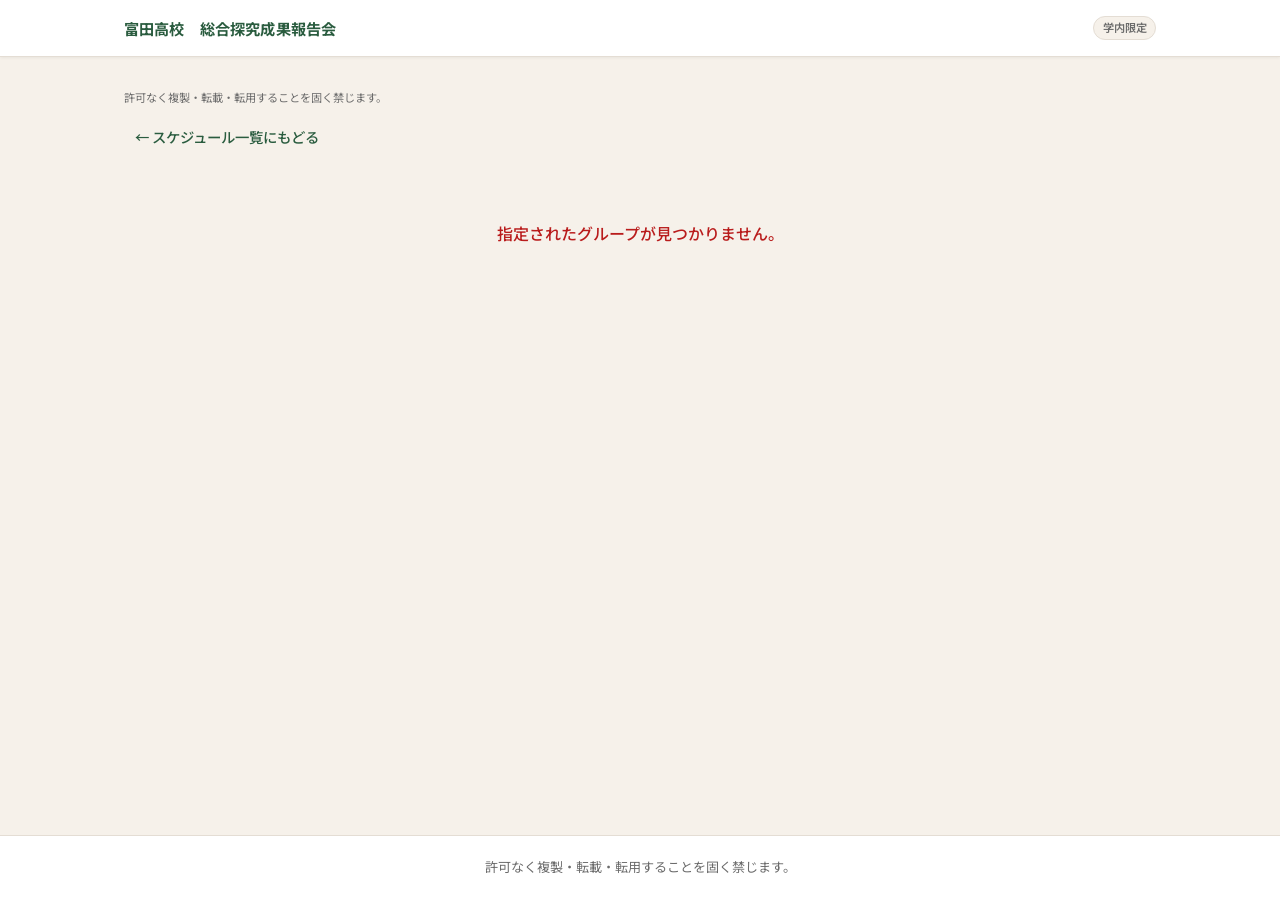
<file: group.html>
<!DOCTYPE html>
<html lang="ja">
<head>
  <meta charset="UTF-8">
  <meta name="viewport" content="width=device-width, initial-scale=1">
  <title>グループ詳細 - 富田高校　総合探究成果報告会</title>
  <link rel="preconnect" href="https://fonts.googleapis.com">
  <link rel="preconnect" href="https://fonts.gstatic.com" crossorigin>
  <link href="https://fonts.googleapis.com/css2?family=Noto+Sans+JP:wght@400;500;600;700&display=swap" rel="stylesheet">
  <link rel="stylesheet" href="style.css">
</head>
<body>

  <!-- ナビゲーションバー -->
  <nav class="site-nav">
    <div class="site-nav-inner">
      <span class="site-nav-title">富田高校　総合探究成果報告会</span>
      <span class="site-nav-badge">学内限定</span>
    </div>
  </nav>

  <main class="main">
    <p class="site-copyright-notice--inline">許可なく複製・転載・転用することを固く禁じます。</p>
    <a href="index.html" class="back-link">← スケジュール一覧にもどる</a>
    <div id="groupDetail">
      <!-- JS で描画 -->
      <p class="loading">読み込み中…</p>
    </div>
  </main>

  <footer class="site-footer">
    <p class="site-footer-text">許可なく複製・転載・転用することを固く禁じます。</p>
  </footer>

  <script src="common.js"></script>
  <script src="group.js"></script>
</body>
</html>
</file>
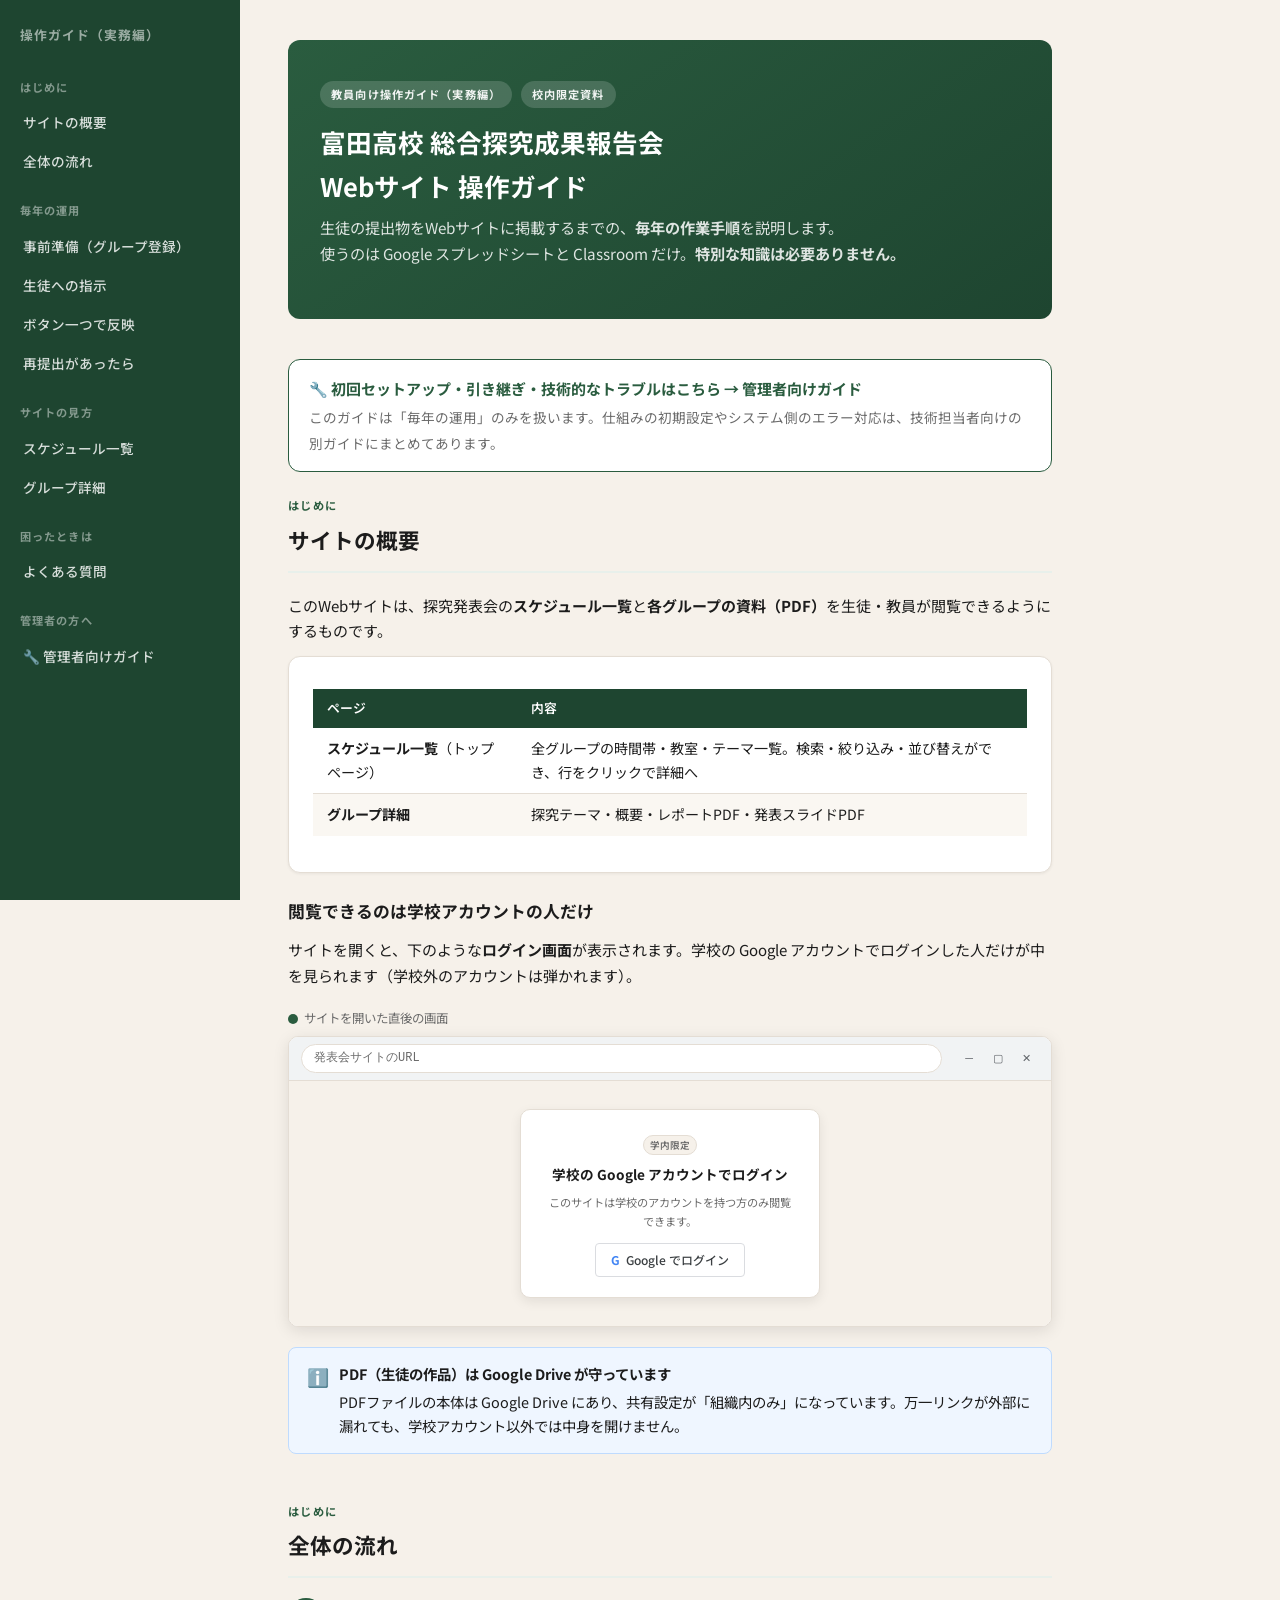
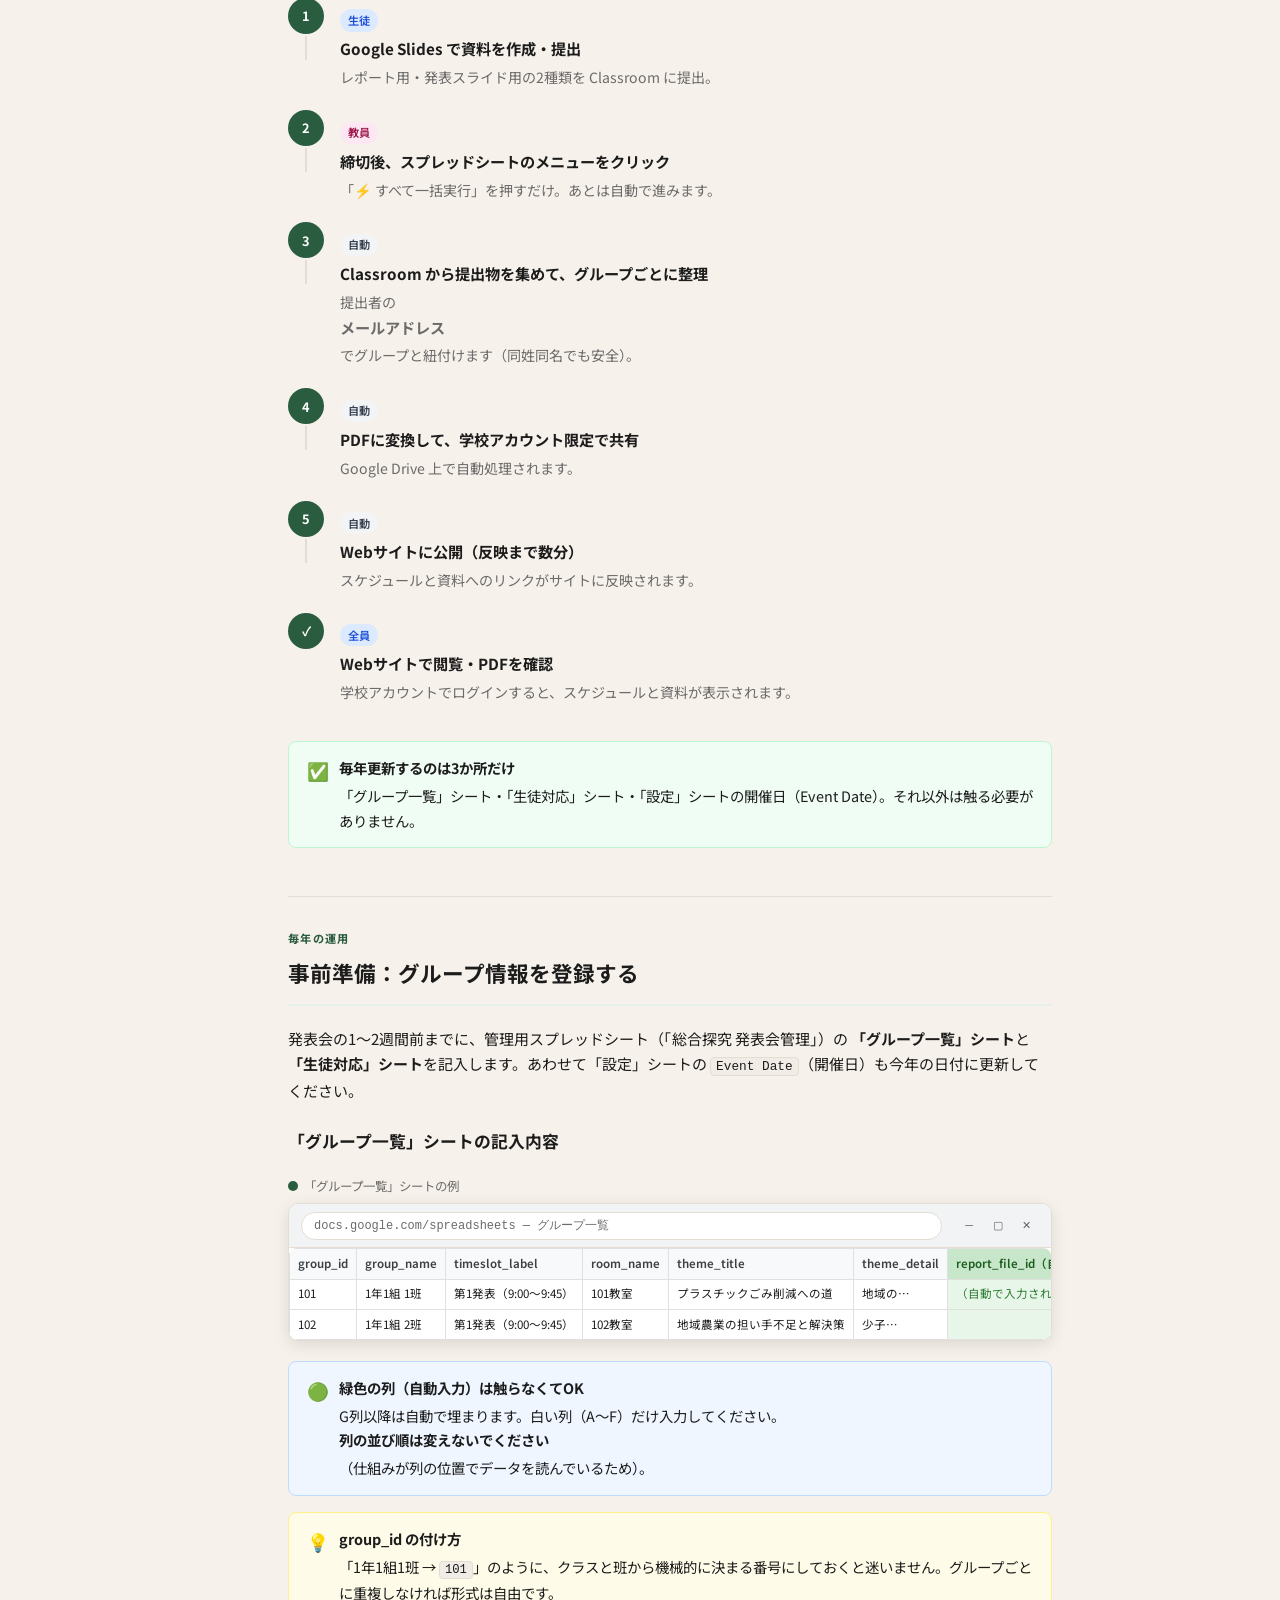
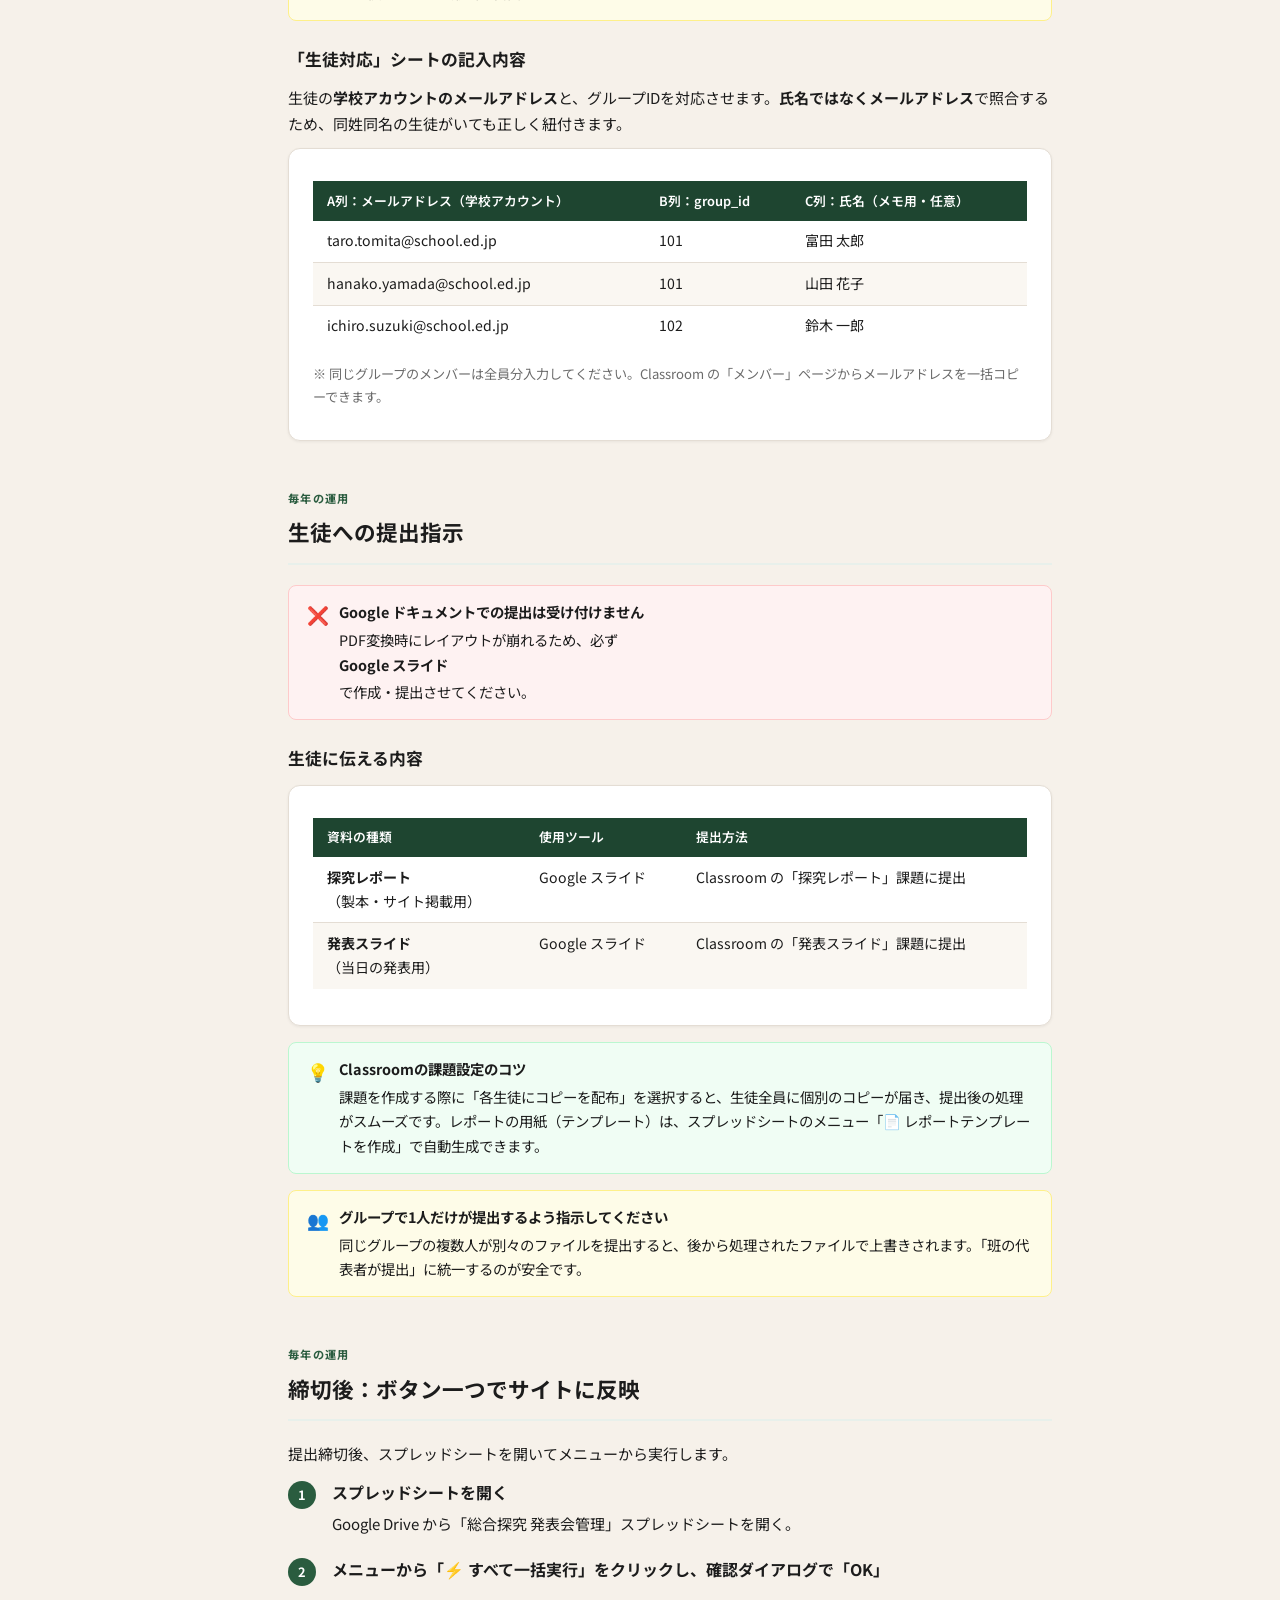
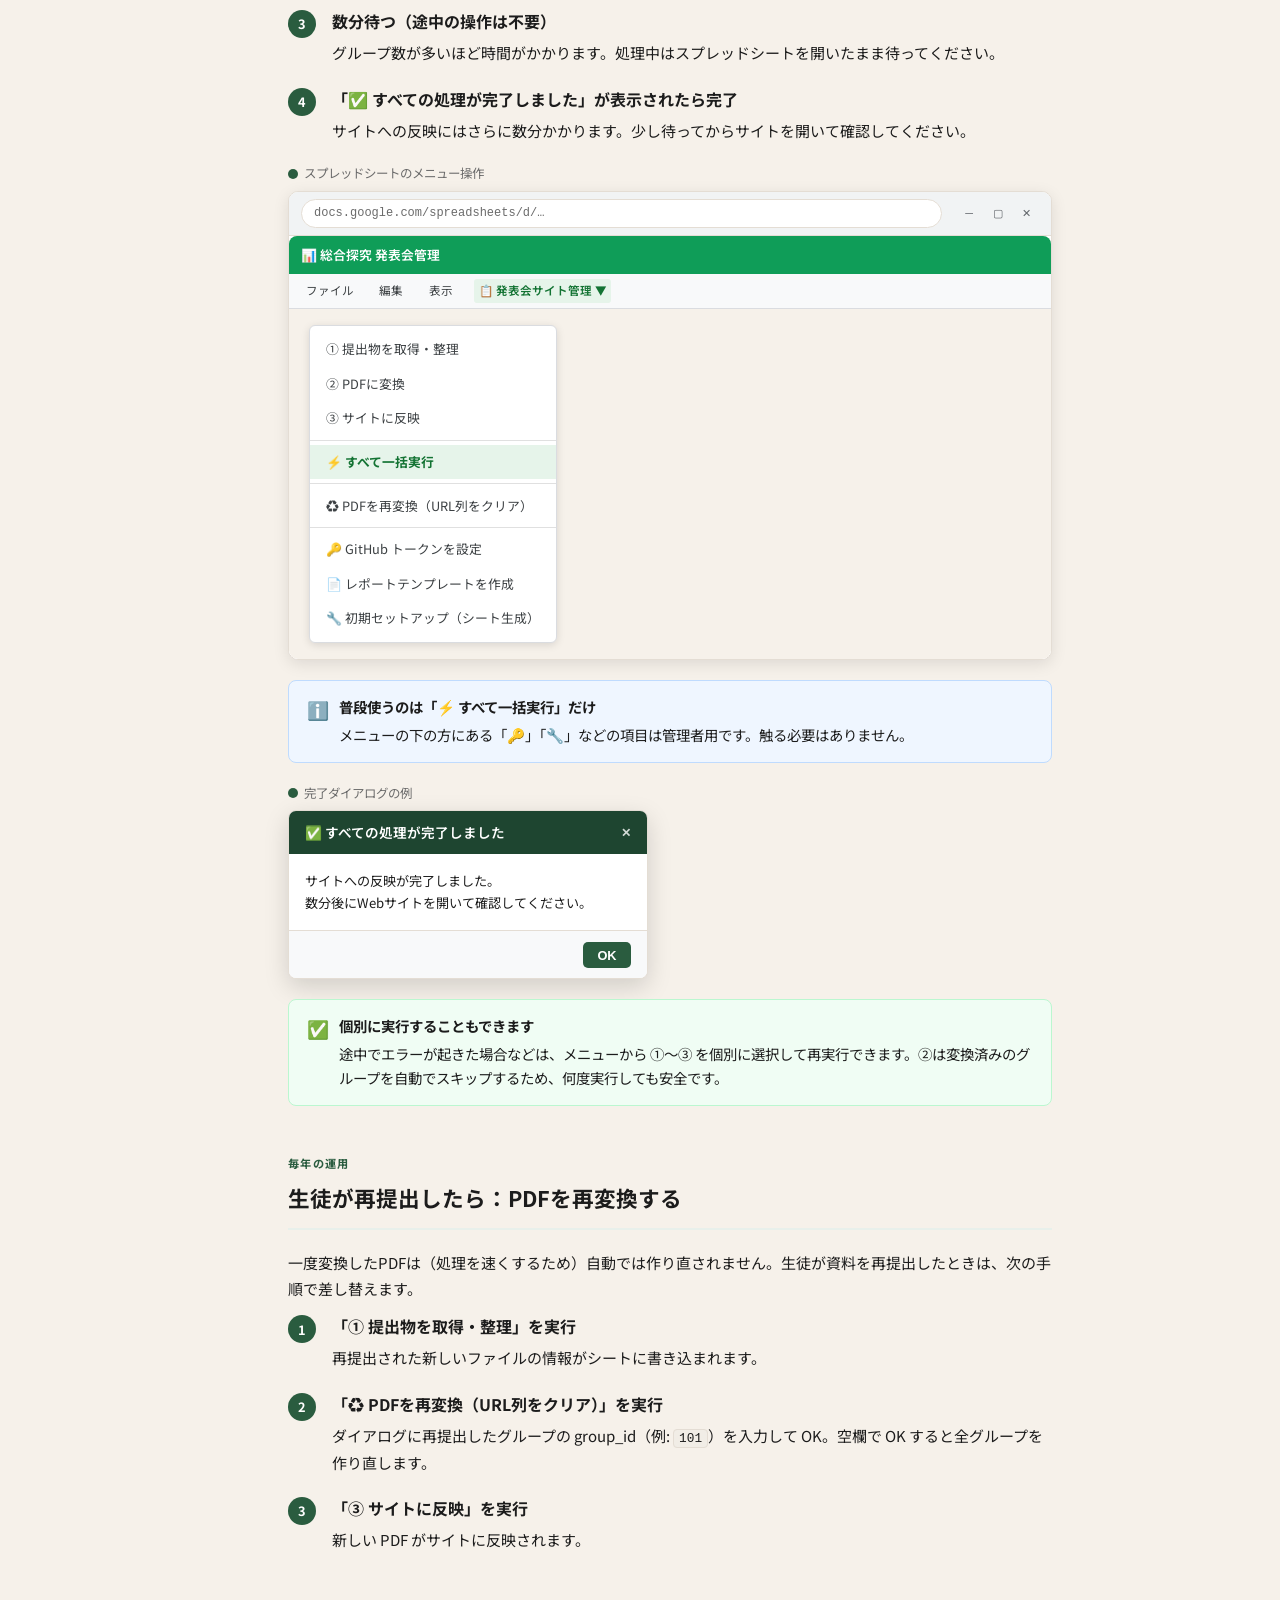
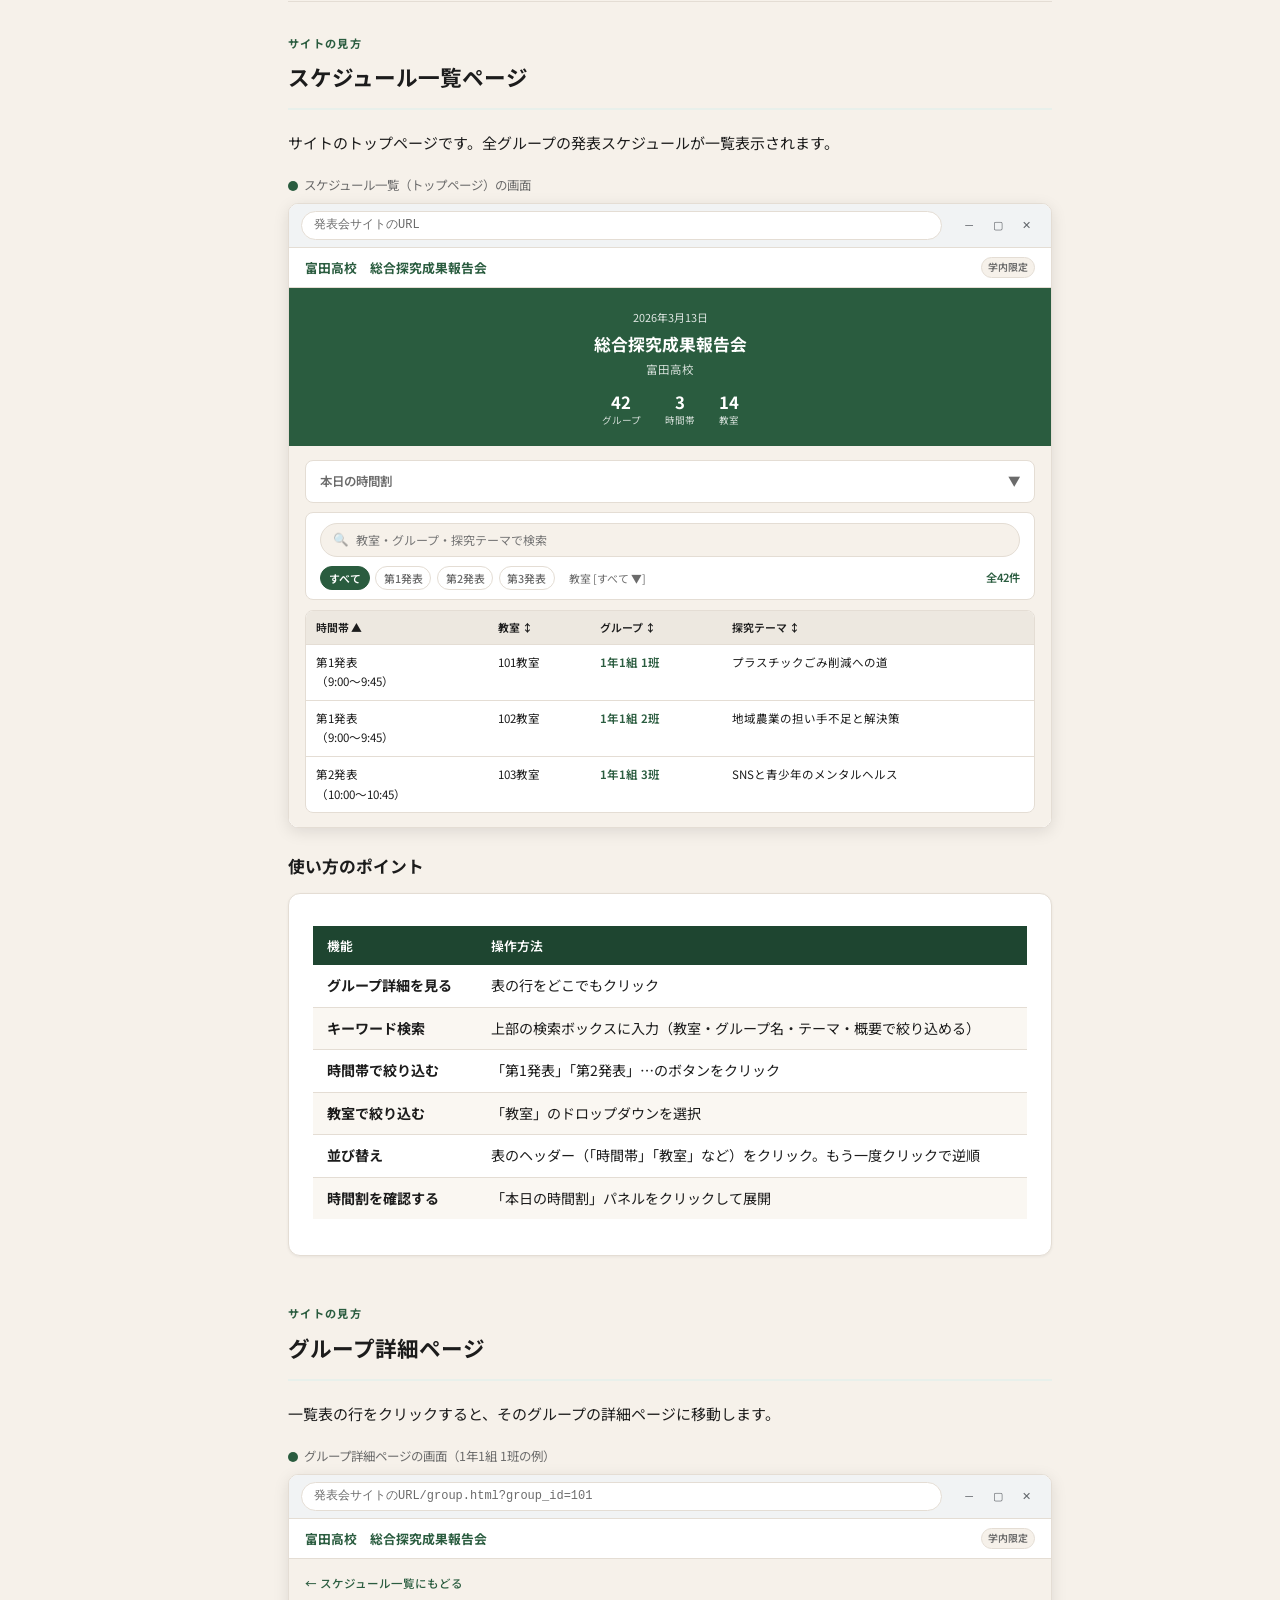
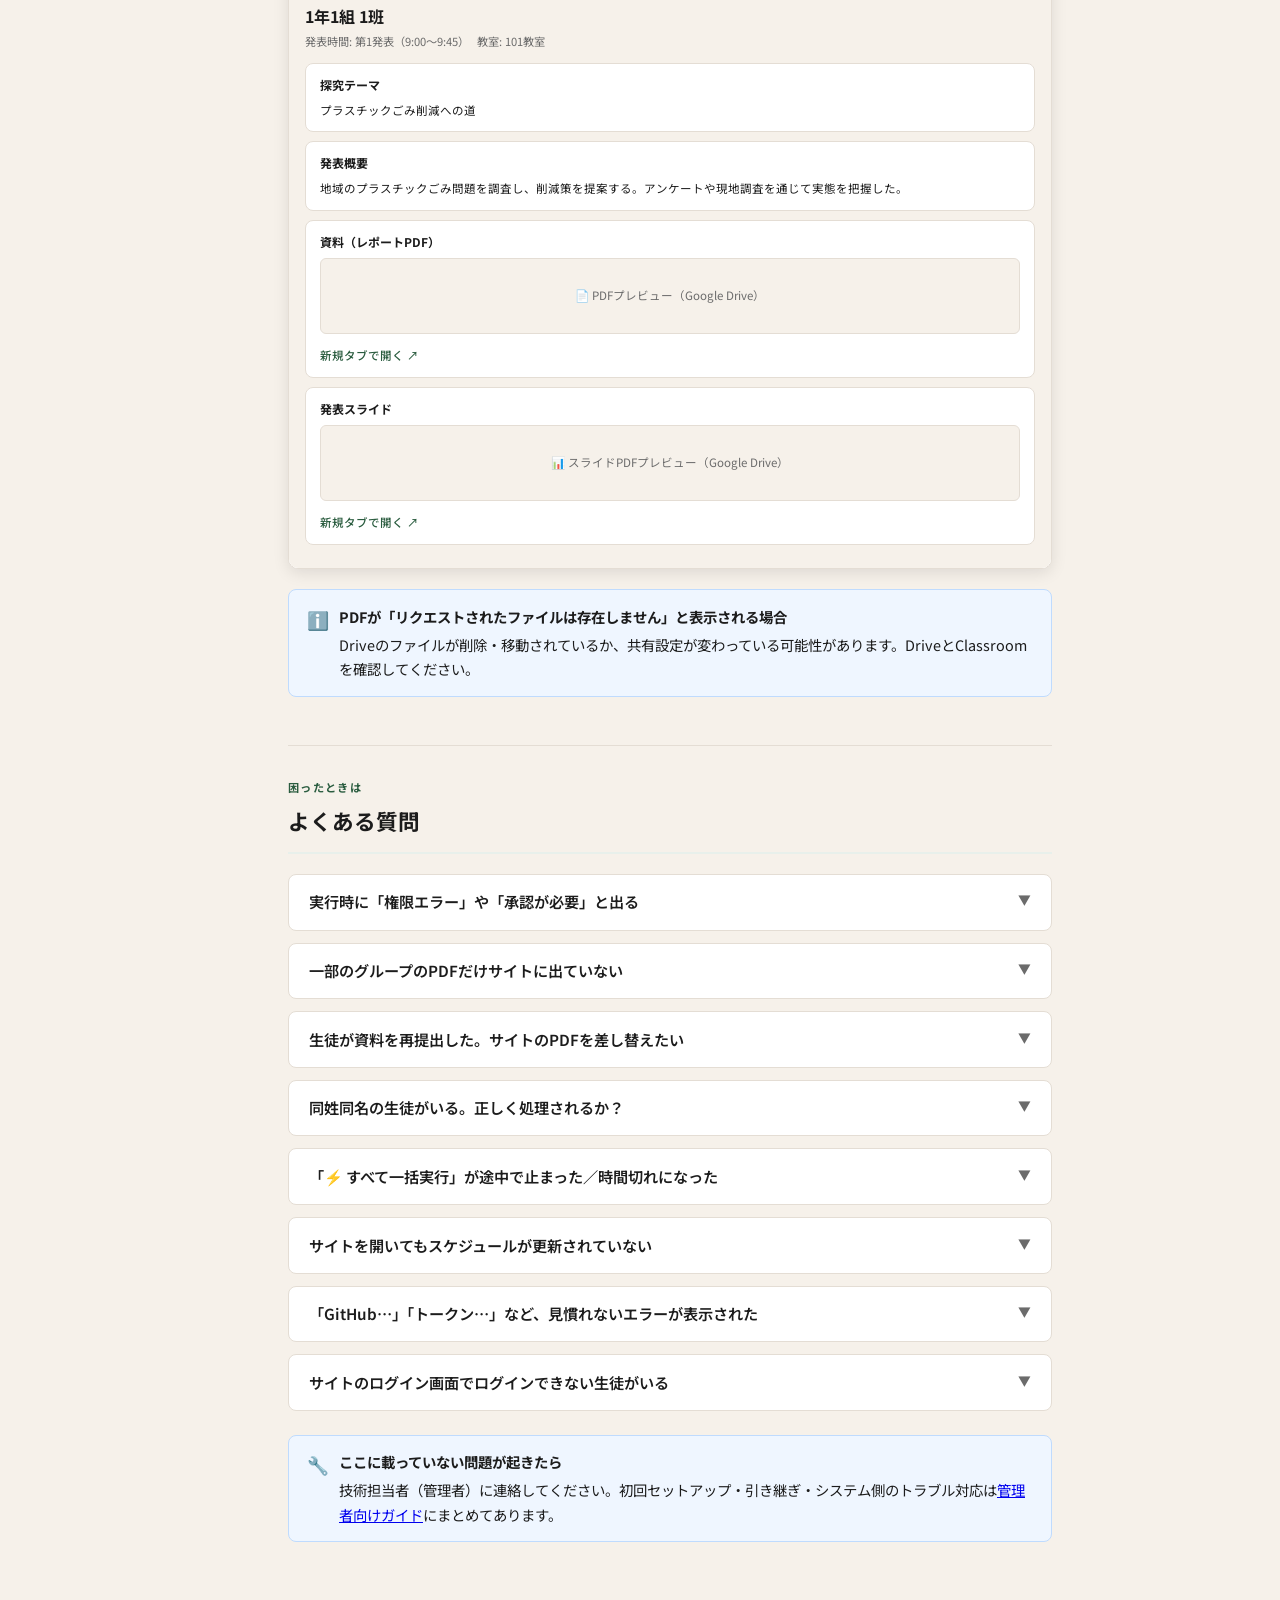
<file: teacher-guide.html>
<!DOCTYPE html>
<html lang="ja">
<head>
  <meta charset="UTF-8">
  <meta name="viewport" content="width=device-width, initial-scale=1">
  <title>教員向け操作ガイド（実務編） — 富田高校 総合探究成果報告会サイト</title>
  <link href="https://fonts.googleapis.com/css2?family=Noto+Sans+JP:wght@400;500;600;700&display=swap" rel="stylesheet">
  <style>
    :root {
      --accent:       #2a5c3f;
      --accent-dark:  #1e4530;
      --accent-light: #e8f0eb;
      --bg:           #f6f1ea;
      --card:         #ffffff;
      --border:       #e4ddd4;
      --text:         #1c1c1c;
      --muted:        #6b6b6b;
      --green:        #16a34a;
      --green-bg:     #f0fdf4;
      --green-bd:     #bbf7d0;
      --yellow-bg:    #fefce8;
      --yellow-bd:    #fef08a;
      --red-bg:       #fef2f2;
      --red-bd:       #fecaca;
      --blue-bg:      #eff6ff;
      --blue-bd:      #bfdbfe;
      --radius:       12px;
      --font:         "Noto Sans JP", "Hiragino Kaku Gothic ProN", Meiryo, sans-serif;
    }

    * { box-sizing: border-box; margin: 0; padding: 0; }

    body {
      font-family: var(--font);
      background: var(--bg);
      color: var(--text);
      line-height: 1.7;
      font-size: 15px;
    }

    /* ===== サイドバーレイアウト ===== */
    .layout {
      display: flex;
      min-height: 100vh;
    }

    .sidebar {
      width: 240px;
      flex-shrink: 0;
      background: var(--accent-dark);
      color: #fff;
      position: sticky;
      top: 0;
      height: 100vh;
      overflow-y: auto;
      padding: 1.5rem 0 2rem;
    }

    .sidebar-title {
      font-size: 0.8rem;
      font-weight: 700;
      letter-spacing: 0.08em;
      color: rgba(255,255,255,0.55);
      padding: 0 1.25rem 0.75rem;
      text-transform: uppercase;
    }

    .sidebar nav a {
      display: block;
      padding: 0.5rem 1.25rem;
      color: rgba(255,255,255,0.82);
      text-decoration: none;
      font-size: 0.85rem;
      font-weight: 500;
      border-left: 3px solid transparent;
      transition: all 0.15s;
    }

    .sidebar nav a:hover {
      color: #fff;
      background: rgba(255,255,255,0.1);
      border-left-color: #fff;
    }

    .sidebar nav .nav-section {
      margin-top: 1.25rem;
      padding: 0 1.25rem 0.4rem;
      font-size: 0.7rem;
      font-weight: 700;
      color: rgba(255,255,255,0.45);
      letter-spacing: 0.1em;
      text-transform: uppercase;
    }

    .content {
      flex: 1;
      max-width: 860px;
      padding: 2.5rem 3rem;
      min-width: 0;
    }

    /* ===== モバイル用目次 ===== */
    .mobile-toc { display: none; }

    /* ===== ガイドヘッダー ===== */
    .guide-hero {
      background: linear-gradient(145deg, var(--accent) 0%, var(--accent-dark) 100%);
      color: #fff;
      border-radius: var(--radius);
      padding: 2.5rem 2rem;
      margin-bottom: 2.5rem;
    }

    .guide-hero .badge {
      display: inline-block;
      font-size: 0.7rem;
      font-weight: 700;
      letter-spacing: 0.1em;
      background: rgba(255,255,255,0.16);
      color: rgba(255,255,255,0.92);
      padding: 0.25rem 0.7rem;
      border-radius: 999px;
      margin: 0 0.35rem 0.75rem 0;
      text-transform: uppercase;
    }

    .guide-hero h1 {
      font-size: 1.6rem;
      font-weight: 700;
      margin-bottom: 0.5rem;
    }

    .guide-hero p {
      font-size: 0.95rem;
      color: rgba(255,255,255,0.85);
    }

    .guide-hero a { color: #fff; }

    /* ===== セクション ===== */
    .section {
      margin-bottom: 3rem;
      scroll-margin-top: 2rem;
    }

    .section-label {
      font-size: 0.7rem;
      font-weight: 700;
      letter-spacing: 0.12em;
      color: var(--accent);
      text-transform: uppercase;
      margin-bottom: 0.4rem;
    }

    .section h2 {
      font-size: 1.35rem;
      font-weight: 700;
      color: var(--text);
      padding-bottom: 0.75rem;
      border-bottom: 2px solid var(--accent-light);
      margin-bottom: 1.25rem;
    }

    .section h3 {
      font-size: 1.05rem;
      font-weight: 700;
      color: var(--text);
      margin: 1.5rem 0 0.75rem;
    }

    p { margin-bottom: 0.75rem; color: var(--text); }

    /* ===== カード ===== */
    .card {
      background: var(--card);
      border: 1px solid var(--border);
      border-radius: var(--radius);
      padding: 1.25rem 1.5rem;
      margin-bottom: 1rem;
      box-shadow: 0 1px 3px rgba(0,0,0,0.06);
    }

    /* ===== 注意・ポイントボックス ===== */
    .note {
      border-radius: 8px;
      padding: 0.9rem 1.1rem;
      margin-bottom: 1rem;
      font-size: 0.9rem;
      display: flex;
      gap: 0.65rem;
    }

    .note-icon { flex-shrink: 0; font-size: 1.1rem; }
    .note-body { flex: 1; }
    .note-body strong { display: block; margin-bottom: 0.2rem; }

    .note.tip    { background: var(--green-bg);  border: 1px solid var(--green-bd); }
    .note.warn   { background: var(--yellow-bg); border: 1px solid var(--yellow-bd); }
    .note.danger { background: var(--red-bg);    border: 1px solid var(--red-bd); }
    .note.info   { background: var(--blue-bg);   border: 1px solid var(--blue-bd); }

    /* ===== ステップ ===== */
    .steps { counter-reset: step; list-style: none; }

    .steps > li {
      counter-increment: step;
      display: flex;
      gap: 1rem;
      margin-bottom: 1.25rem;
    }

    .steps > li::before {
      content: counter(step);
      flex-shrink: 0;
      width: 28px;
      height: 28px;
      background: var(--accent);
      color: #fff;
      font-size: 0.8rem;
      font-weight: 700;
      border-radius: 50%;
      display: flex;
      align-items: center;
      justify-content: center;
      margin-top: 2px;
    }

    .steps > li .step-body { flex: 1; }
    .steps > li .step-body strong { font-size: 1rem; display: block; margin-bottom: 0.3rem; }

    /* ===== フロー図 ===== */
    .flow {
      display: flex;
      flex-direction: column;
      gap: 0;
      margin: 1rem 0;
    }

    .flow-item {
      display: flex;
      align-items: flex-start;
      gap: 1rem;
    }

    .flow-left {
      display: flex;
      flex-direction: column;
      align-items: center;
      flex-shrink: 0;
      width: 36px;
    }

    .flow-dot {
      width: 36px;
      height: 36px;
      border-radius: 50%;
      background: var(--accent);
      color: #fff;
      font-size: 0.8rem;
      font-weight: 700;
      display: flex;
      align-items: center;
      justify-content: center;
      flex-shrink: 0;
    }

    .flow-line {
      width: 2px;
      flex: 1;
      min-height: 24px;
      background: var(--border);
      margin: 2px 0;
    }

    .flow-body {
      flex: 1;
      padding: 0.5rem 0 1.25rem;
    }

    .flow-body strong { font-size: 0.95rem; display: block; margin-bottom: 0.25rem; }
    .flow-body p { font-size: 0.88rem; color: var(--muted); margin: 0; }
    .flow-body .role {
      display: inline-block;
      font-size: 0.7rem;
      font-weight: 600;
      padding: 0.1rem 0.5rem;
      border-radius: 999px;
      margin-bottom: 0.3rem;
    }
    .role.student { background: #dbeafe; color: #1d4ed8; }
    .role.teacher { background: #fce7f3; color: #9d174d; }
    .role.auto    { background: #f3f4f6; color: #374151; }

    /* ===== スクリーンモック（Windows 風） ===== */
    .screen-wrap {
      margin: 1.25rem 0;
    }

    .screen-caption {
      font-size: 0.78rem;
      color: var(--muted);
      margin-bottom: 0.4rem;
      display: flex;
      align-items: center;
      gap: 0.4rem;
    }

    .screen-caption::before {
      content: "";
      display: inline-block;
      width: 10px;
      height: 10px;
      border-radius: 50%;
      background: var(--accent);
    }

    .screen {
      border: 1px solid var(--border);
      border-radius: 10px;
      overflow: hidden;
      box-shadow: 0 4px 16px rgba(0,0,0,0.10);
      background: #fff;
    }

    /* Windows のブラウザと同じく、閉じる・最大化・最小化ボタンは右上 */
    .screen-bar {
      background: #f1f3f4;
      padding: 0.45rem 0.75rem;
      display: flex;
      align-items: center;
      gap: 0.5rem;
      border-bottom: 1px solid var(--border);
    }

    .screen-bar .url {
      flex: 1;
      background: #fff;
      border: 1px solid var(--border);
      border-radius: 999px;
      font-size: 0.75rem;
      color: var(--muted);
      padding: 0.2rem 0.75rem;
      font-family: Consolas, monospace;
      white-space: nowrap;
      overflow: hidden;
      text-overflow: ellipsis;
    }

    .win-controls {
      display: flex;
      align-items: center;
      gap: 0.15rem;
      flex-shrink: 0;
      margin-left: 0.4rem;
    }

    .win-controls span {
      width: 26px;
      height: 20px;
      display: flex;
      align-items: center;
      justify-content: center;
      font-size: 0.68rem;
      color: #5f6368;
      border-radius: 4px;
      font-family: "Segoe UI Symbol", sans-serif;
      line-height: 1;
    }

    .screen-body { background: #fff; }

    /* ── サイトモック共通（現デザイン: クリーム×グリーン） ── */
    .mock-nav {
      background: #fff;
      border-bottom: 1px solid var(--border);
      padding: 0.55rem 1rem;
      display: flex;
      align-items: center;
      justify-content: space-between;
      gap: 0.5rem;
    }
    .mock-nav .nav-title { font-size: 0.8rem; font-weight: 700; color: var(--accent); }
    .mock-nav .nav-badge {
      font-size: 0.62rem; font-weight: 600; color: var(--muted);
      background: var(--bg); border: 1px solid var(--border);
      border-radius: 999px; padding: 0.1em 0.6em;
    }

    .mock-hero {
      background: var(--accent);
      color: #fff;
      padding: 1.25rem 1rem 1.1rem;
      text-align: center;
    }
    .mock-hero .date { font-size: 0.68rem; opacity: 0.85; margin-bottom: 0.2rem; }
    .mock-hero h1 { font-size: 1.05rem; font-weight: 700; margin-bottom: 0.1rem; }
    .mock-hero .school { font-size: 0.72rem; opacity: 0.8; margin-bottom: 0.75rem; }
    .mock-hero .stats { display: flex; justify-content: center; gap: 1.5rem; }
    .mock-hero .stat { display: flex; flex-direction: column; align-items: center; }
    .mock-hero .stat b { font-size: 1.05rem; font-weight: 700; line-height: 1.2; }
    .mock-hero .stat span { font-size: 0.6rem; opacity: 0.8; }

    .mock-main { padding: 0.9rem 1rem; background: var(--bg); }

    .mock-panel {
      background: #fff;
      border: 1px solid var(--border);
      border-radius: 8px;
      margin-bottom: 0.6rem;
      padding: 0.6rem 0.9rem;
      font-size: 0.78rem;
    }
    .mock-panel .panel-title { font-weight: 600; color: var(--muted); display: flex; justify-content: space-between; }

    .mock-search-pill {
      display: flex; align-items: center; gap: 0.4rem;
      background: var(--bg); border: 1.5px solid var(--border);
      border-radius: 999px; padding: 0.35rem 0.75rem; margin-bottom: 0.55rem;
    }
    .mock-search-pill input {
      border: none; background: transparent; font-size: 0.75rem; flex: 1;
      outline: none; font-family: inherit; color: var(--text);
    }

    .mock-pills { display: flex; flex-wrap: wrap; gap: 0.35rem; align-items: center; }
    .mock-pill {
      font-size: 0.68rem; font-weight: 500; color: var(--muted);
      border: 1.5px solid var(--border); border-radius: 999px;
      padding: 0.15em 0.7em; background: #fff;
    }
    .mock-pill.active { background: var(--accent); border-color: var(--accent); color: #fff; font-weight: 600; }
    .mock-count { font-size: 0.7rem; font-weight: 600; color: var(--accent); margin-left: auto; }

    .mock-table-card { background: #fff; border: 1px solid var(--border); border-radius: 8px; overflow: hidden; }
    .mock-table { width: 100%; border-collapse: collapse; font-size: 0.72rem; }
    .mock-table th { background: #ede8e0; padding: 0.45rem 0.6rem; text-align: left; font-size: 0.68rem; font-weight: 600; border-bottom: 1px solid var(--border); white-space: nowrap; }
    .mock-table td { padding: 0.5rem 0.6rem; border-bottom: 1px solid var(--border); vertical-align: top; }
    .mock-table tr:last-child td { border-bottom: none; }
    .mock-table .group-name { color: var(--accent); font-weight: 600; }

    /* ── グループ詳細モック ── */
    .mock-detail-main { padding: 0.9rem 1rem; background: var(--bg); }
    .mock-back { color: var(--accent); font-size: 0.72rem; margin-bottom: 0.6rem; display: block; font-weight: 500; }
    .mock-detail-title { font-size: 1rem; font-weight: 700; margin-bottom: 0.15rem; }
    .mock-detail-meta  { font-size: 0.7rem; color: var(--muted); margin-bottom: 0.7rem; }
    .mock-block { background: #fff; border: 1px solid var(--border); border-radius: 8px; padding: 0.7rem 0.9rem; margin-bottom: 0.55rem; }
    .mock-block h4 { font-size: 0.75rem; font-weight: 700; margin-bottom: 0.35rem; }
    .mock-block p  { font-size: 0.72rem; color: var(--text); margin: 0; }
    .mock-pdf-box  { background: var(--bg); border: 1px solid var(--border); border-radius: 6px; height: 76px; display: flex; align-items: center; justify-content: center; color: var(--muted); font-size: 0.72rem; margin-bottom: 0.4rem; }
    .mock-link     { font-size: 0.72rem; color: var(--accent); font-weight: 500; }

    /* ── ログイン画面モック ── */
    .mock-auth {
      background: var(--bg);
      padding: 1.75rem 1rem;
      display: flex;
      justify-content: center;
    }
    .mock-auth-card {
      background: #fff;
      border: 1px solid var(--border);
      border-radius: 10px;
      padding: 1.25rem 1.5rem;
      text-align: center;
      max-width: 300px;
      box-shadow: 0 4px 12px rgba(0,0,0,0.08);
    }
    .mock-auth-card .badge2 {
      display: inline-block; font-size: 0.6rem; font-weight: 600; color: var(--muted);
      background: var(--bg); border: 1px solid var(--border); border-radius: 999px;
      padding: 0.1em 0.6em; margin-bottom: 0.5rem;
    }
    .mock-auth-card h4 { font-size: 0.85rem; font-weight: 700; margin-bottom: 0.4rem; }
    .mock-auth-card p { font-size: 0.7rem; color: var(--muted); margin-bottom: 0.75rem; }
    .mock-gsi {
      display: inline-flex; align-items: center; gap: 0.4rem;
      border: 1px solid #dadce0; border-radius: 4px;
      font-size: 0.75rem; color: #3c4043; padding: 0.35rem 0.9rem; font-weight: 500;
    }

    /* ── Sheets モック ── */
    .mock-sheets { background: #fff; border-radius: 8px; overflow: hidden; }

    .mock-sheets-header {
      background: #0f9d58;
      color: #fff;
      padding: 0.5rem 0.75rem;
      font-size: 0.8rem;
      font-weight: 600;
      display: flex;
      align-items: center;
      gap: 0.5rem;
    }

    .mock-sheets-menu {
      background: #f8f9fa;
      border-bottom: 1px solid #dadce0;
      padding: 0.3rem 0.75rem;
      font-size: 0.72rem;
      color: #3c4043;
      display: flex;
      gap: 1rem;
      flex-wrap: wrap;
    }

    .mock-sheets-menu .menu-item { padding: 0.15rem 0.3rem; border-radius: 3px; }
    .mock-sheets-menu .menu-item.highlight { background: #e6f4ea; color: #137333; font-weight: 600; }

    .mock-sheets-grid { overflow-x: auto; }

    .mock-sheets-table { border-collapse: collapse; font-size: 0.72rem; min-width: 500px; }
    .mock-sheets-table th,
    .mock-sheets-table td {
      border: 1px solid #e0e0e0;
      padding: 0.3rem 0.5rem;
      text-align: left;
      white-space: nowrap;
    }
    .mock-sheets-table th { background: #f8f9fa; color: #3c4043; font-weight: 600; }
    .mock-sheets-table .col-auto { background: #e8f5e9; color: #2e7d32; }
    .mock-sheets-table .col-header-auto { background: #c8e6c9; color: #1b5e20; font-weight: 600; }

    .mock-sheets-tabs {
      display: flex; background: #f1f3f4; border-top: 1px solid #e0e0e0;
      padding: 0.3rem 0.5rem; gap: 0.5rem;
    }
    .mock-sheets-tabs span {
      font-size: 0.72rem; background: #fff; border: 1px solid #dadce0;
      padding: 0.2rem 0.75rem; border-radius: 3px;
    }

    .mock-menu-dropdown {
      background: #fff; border: 1px solid #dadce0; border-radius: 6px;
      padding: 0.4rem 0; min-width: 230px;
      box-shadow: 0 2px 8px rgba(0,0,0,0.12);
    }
    .mock-menu-dropdown div { padding: 0.4rem 1rem; font-size: 0.8rem; color: #3c4043; }
    .mock-menu-dropdown .sep { height: 1px; background: #e0e0e0; margin: 0.25rem 0; padding: 0; }
    .mock-menu-dropdown .primary { background: #e6f4ea; color: #137333; font-weight: 700; }

    .mock-dialog {
      border: 1px solid var(--border);
      border-radius: 8px;
      overflow: hidden;
      max-width: 360px;
      box-shadow: 0 8px 24px rgba(0,0,0,0.15);
      background: #fff;
    }

    .mock-dialog-title {
      background: var(--accent-dark);
      color: #fff;
      padding: 0.6rem 1rem;
      font-size: 0.85rem;
      font-weight: 600;
      display: flex;
      align-items: center;
      justify-content: space-between;
      gap: 0.5rem;
    }
    .mock-dialog-title .x { font-size: 0.75rem; opacity: 0.8; }

    .mock-dialog-body { padding: 1rem; font-size: 0.82rem; color: var(--text); }

    .mock-dialog-foot {
      padding: 0.6rem 1rem;
      background: #f8f9fa;
      border-top: 1px solid var(--border);
      text-align: right;
    }

    .mock-dialog-ok {
      background: var(--accent);
      color: #fff;
      border: none;
      border-radius: 5px;
      padding: 0.35rem 0.9rem;
      font-size: 0.8rem;
      font-weight: 600;
    }

    /* ===== テーブル ===== */
    .guide-table { width: 100%; border-collapse: collapse; font-size: 0.88rem; margin: 0.75rem 0 1rem; }
    .guide-table th { background: var(--accent-dark); color: #fff; padding: 0.55rem 0.9rem; text-align: left; font-weight: 600; font-size: 0.8rem; }
    .guide-table td { padding: 0.55rem 0.9rem; border-bottom: 1px solid var(--border); vertical-align: top; }
    .guide-table tr:last-child td { border-bottom: none; }
    .guide-table tr:nth-child(even) td { background: #faf7f2; }

    /* ===== コード ===== */
    code {
      font-family: "SF Mono", "Fira Code", Consolas, monospace;
      font-size: 0.85em;
      background: #f1ede6;
      border: 1px solid var(--border);
      border-radius: 4px;
      padding: 0.1em 0.4em;
    }

    /* ===== FAQ ===== */
    .faq {
      margin-bottom: 0.75rem;
      border: 1px solid var(--border);
      border-radius: 8px;
      overflow: hidden;
      background: #fff;
    }
    .faq summary {
      padding: 0.9rem 1.25rem;
      font-weight: 600;
      font-size: 0.95rem;
      cursor: pointer;
      list-style: none;
      display: flex;
      justify-content: space-between;
      gap: 0.5rem;
    }
    .faq summary::-webkit-details-marker { display: none; }
    .faq summary::after { content: "▼"; color: var(--muted); font-size: 0.8rem; flex-shrink: 0; }
    .faq[open] summary::after { content: "▲"; }
    .faq .faq-body {
      padding: 0.75rem 1.25rem;
      border-top: 1px solid var(--border);
      font-size: 0.88rem;
      background: #faf7f2;
    }

    .divider { border: none; border-top: 1px solid var(--border); margin: 2rem 0; }

    /* ===== 別ガイドへの誘導バナー ===== */
    .guide-link-banner {
      display: block;
      background: var(--card);
      border: 1.5px solid var(--accent);
      border-radius: var(--radius);
      padding: 1rem 1.25rem;
      margin-bottom: 1.5rem;
      text-decoration: none;
      color: var(--text);
      transition: background 0.15s;
    }
    .guide-link-banner:hover { background: var(--accent-light); }
    .guide-link-banner strong { color: var(--accent); display: block; margin-bottom: 0.2rem; }
    .guide-link-banner span { font-size: 0.85rem; color: var(--muted); }

    /* ===== レスポンシブ ===== */
    @media (max-width: 700px) {
      .sidebar { display: none; }
      .content { padding: 1.5rem 1.25rem; }
      .mobile-toc {
        display: block;
        background: var(--card);
        border: 1px solid var(--border);
        border-radius: var(--radius);
        margin-bottom: 1.5rem;
        overflow: hidden;
      }
      .mobile-toc summary {
        padding: 0.85rem 1.25rem;
        font-weight: 700;
        font-size: 0.9rem;
        cursor: pointer;
        list-style: none;
      }
      .mobile-toc summary::-webkit-details-marker { display: none; }
      .mobile-toc nav { border-top: 1px solid var(--border); padding: 0.5rem 0; }
      .mobile-toc nav a {
        display: block;
        padding: 0.45rem 1.5rem;
        color: var(--text);
        text-decoration: none;
        font-size: 0.85rem;
      }
      .mobile-toc nav .nav-section {
        padding: 0.6rem 1.25rem 0.2rem;
        font-size: 0.7rem;
        font-weight: 700;
        color: var(--muted);
        letter-spacing: 0.08em;
      }
    }

    /* ===== 印刷 ===== */
    @media print {
      body { background: #fff; font-size: 12px; }
      .sidebar, .mobile-toc { display: none; }
      .content { max-width: none; padding: 0; }
      .guide-hero { background: none; color: var(--text); border: 1px solid var(--border); padding: 1.25rem; }
      .guide-hero .badge { background: none; border: 1px solid var(--border); color: var(--text); }
      .guide-hero p { color: var(--muted); }
      .screen, .card, .mock-dialog { box-shadow: none; }
      .section { break-inside: avoid-page; }
      .faq { break-inside: avoid; }
      .faq[open] summary::after, .faq summary::after { content: ""; }
      details:not([open]) > *:not(summary) { display: block; } /* 折りたたみも印刷する */
    }
  </style>
</head>
<body>

<div class="layout">

  <!-- ===== サイドバー ===== -->
  <aside class="sidebar">
    <p class="sidebar-title">操作ガイド（実務編）</p>
    <nav>
      <div class="nav-section">はじめに</div>
      <a href="#overview">サイトの概要</a>
      <a href="#flow">全体の流れ</a>

      <div class="nav-section">毎年の運用</div>
      <a href="#annual-prep">事前準備（グループ登録）</a>
      <a href="#annual-students">生徒への指示</a>
      <a href="#annual-run">ボタン一つで反映</a>
      <a href="#annual-resubmit">再提出があったら</a>

      <div class="nav-section">サイトの見方</div>
      <a href="#view-index">スケジュール一覧</a>
      <a href="#view-detail">グループ詳細</a>

      <div class="nav-section">困ったときは</div>
      <a href="#faq">よくある質問</a>

      <div class="nav-section">管理者の方へ</div>
      <a href="admin-guide.html">🔧 管理者向けガイド</a>
    </nav>
  </aside>

  <!-- ===== メインコンテンツ ===== -->
  <main class="content">

    <!-- モバイル用目次（画面幅が狭いときだけ表示） -->
    <details class="mobile-toc">
      <summary>📑 目次を開く</summary>
      <nav>
        <div class="nav-section">はじめに</div>
        <a href="#overview">サイトの概要</a>
        <a href="#flow">全体の流れ</a>
        <div class="nav-section">毎年の運用</div>
        <a href="#annual-prep">事前準備（グループ登録）</a>
        <a href="#annual-students">生徒への指示</a>
        <a href="#annual-run">ボタン一つで反映</a>
        <a href="#annual-resubmit">再提出があったら</a>
        <div class="nav-section">サイトの見方</div>
        <a href="#view-index">スケジュール一覧</a>
        <a href="#view-detail">グループ詳細</a>
        <div class="nav-section">困ったときは</div>
        <a href="#faq">よくある質問</a>
        <div class="nav-section">管理者の方へ</div>
        <a href="admin-guide.html">🔧 管理者向けガイド</a>
      </nav>
    </details>

    <!-- ヒーロー -->
    <div class="guide-hero">
      <div>
        <span class="badge">教員向け操作ガイド（実務編）</span>
        <span class="badge">校内限定資料</span>
      </div>
      <h1>富田高校 総合探究成果報告会<br>Webサイト 操作ガイド</h1>
      <p>生徒の提出物をWebサイトに掲載するまでの、<strong>毎年の作業手順</strong>を説明します。<br>
         使うのは Google スプレッドシートと Classroom だけ。<strong>特別な知識は必要ありません。</strong></p>
    </div>

    <a class="guide-link-banner" href="admin-guide.html">
      <strong>🔧 初回セットアップ・引き継ぎ・技術的なトラブルはこちら → 管理者向けガイド</strong>
      <span>このガイドは「毎年の運用」のみを扱います。仕組みの初期設定やシステム側のエラー対応は、技術担当者向けの別ガイドにまとめてあります。</span>
    </a>


    <!-- ===== 概要 ===== -->
    <section class="section" id="overview">
      <div class="section-label">はじめに</div>
      <h2>サイトの概要</h2>

      <p>このWebサイトは、探究発表会の<strong>スケジュール一覧</strong>と<strong>各グループの資料（PDF）</strong>を生徒・教員が閲覧できるようにするものです。</p>

      <div class="card">
        <table class="guide-table">
          <thead><tr><th>ページ</th><th>内容</th></tr></thead>
          <tbody>
            <tr>
              <td><strong>スケジュール一覧</strong>（トップページ）</td>
              <td>全グループの時間帯・教室・テーマ一覧。検索・絞り込み・並び替えができ、行をクリックで詳細へ</td>
            </tr>
            <tr>
              <td><strong>グループ詳細</strong></td>
              <td>探究テーマ・概要・レポートPDF・発表スライドPDF</td>
            </tr>
          </tbody>
        </table>
      </div>

      <h3>閲覧できるのは学校アカウントの人だけ</h3>

      <p>サイトを開くと、下のような<strong>ログイン画面</strong>が表示されます。学校の Google アカウントでログインした人だけが中を見られます（学校外のアカウントは弾かれます）。</p>

      <div class="screen-wrap">
        <div class="screen-caption">サイトを開いた直後の画面</div>
        <div class="screen">
          <div class="screen-bar">
            <div class="url">発表会サイトのURL</div>
            <div class="win-controls"><span>─</span><span>▢</span><span>✕</span></div>
          </div>
          <div class="mock-auth">
            <div class="mock-auth-card">
              <span class="badge2">学内限定</span>
              <h4>学校の Google アカウントでログイン</h4>
              <p>このサイトは学校のアカウントを持つ方のみ閲覧できます。</p>
              <span class="mock-gsi"><span style="font-weight:700; color:#4285f4">G</span> Google でログイン</span>
            </div>
          </div>
        </div>
      </div>

      <div class="note info">
        <span class="note-icon">ℹ️</span>
        <div class="note-body">
          <strong>PDF（生徒の作品）は Google Drive が守っています</strong>
          PDFファイルの本体は Google Drive にあり、共有設定が「組織内のみ」になっています。万一リンクが外部に漏れても、学校アカウント以外では中身を開けません。
        </div>
      </div>
    </section>


    <!-- ===== 全体の流れ ===== -->
    <section class="section" id="flow">
      <div class="section-label">はじめに</div>
      <h2>全体の流れ</h2>

      <div class="flow">
        <div class="flow-item">
          <div class="flow-left">
            <div class="flow-dot">1</div>
            <div class="flow-line"></div>
          </div>
          <div class="flow-body">
            <span class="role student">生徒</span>
            <strong>Google Slides で資料を作成・提出</strong>
            <p>レポート用・発表スライド用の2種類を Classroom に提出。</p>
          </div>
        </div>

        <div class="flow-item">
          <div class="flow-left">
            <div class="flow-dot">2</div>
            <div class="flow-line"></div>
          </div>
          <div class="flow-body">
            <span class="role teacher">教員</span>
            <strong>締切後、スプレッドシートのメニューをクリック</strong>
            <p>「⚡ すべて一括実行」を押すだけ。あとは自動で進みます。</p>
          </div>
        </div>

        <div class="flow-item">
          <div class="flow-left">
            <div class="flow-dot">3</div>
            <div class="flow-line"></div>
          </div>
          <div class="flow-body">
            <span class="role auto">自動</span>
            <strong>Classroom から提出物を集めて、グループごとに整理</strong>
            <p>提出者の<strong>メールアドレス</strong>でグループと紐付けます（同姓同名でも安全）。</p>
          </div>
        </div>

        <div class="flow-item">
          <div class="flow-left">
            <div class="flow-dot">4</div>
            <div class="flow-line"></div>
          </div>
          <div class="flow-body">
            <span class="role auto">自動</span>
            <strong>PDFに変換して、学校アカウント限定で共有</strong>
            <p>Google Drive 上で自動処理されます。</p>
          </div>
        </div>

        <div class="flow-item">
          <div class="flow-left">
            <div class="flow-dot">5</div>
            <div class="flow-line"></div>
          </div>
          <div class="flow-body">
            <span class="role auto">自動</span>
            <strong>Webサイトに公開（反映まで数分）</strong>
            <p>スケジュールと資料へのリンクがサイトに反映されます。</p>
          </div>
        </div>

        <div class="flow-item">
          <div class="flow-left">
            <div class="flow-dot">✓</div>
          </div>
          <div class="flow-body">
            <span class="role student">全員</span>
            <strong>Webサイトで閲覧・PDFを確認</strong>
            <p>学校アカウントでログインすると、スケジュールと資料が表示されます。</p>
          </div>
        </div>
      </div>

      <div class="note tip">
        <span class="note-icon">✅</span>
        <div class="note-body">
          <strong>毎年更新するのは3か所だけ</strong>
          「グループ一覧」シート・「生徒対応」シート・「設定」シートの開催日（Event Date）。それ以外は触る必要がありません。
        </div>
      </div>
    </section>

    <hr class="divider">

    <!-- ===== 毎年①：グループ登録 ===== -->
    <section class="section" id="annual-prep">
      <div class="section-label">毎年の運用</div>
      <h2>事前準備：グループ情報を登録する</h2>

      <p>発表会の1〜2週間前までに、管理用スプレッドシート（「総合探究 発表会管理」）の <strong>「グループ一覧」シート</strong>と<strong>「生徒対応」シート</strong>を記入します。あわせて「設定」シートの <code>Event Date</code>（開催日）も今年の日付に更新してください。</p>

      <h3>「グループ一覧」シートの記入内容</h3>

      <div class="screen-wrap">
        <div class="screen-caption">「グループ一覧」シートの例</div>
        <div class="screen">
          <div class="screen-bar">
            <div class="url">docs.google.com/spreadsheets — グループ一覧</div>
            <div class="win-controls"><span>─</span><span>▢</span><span>✕</span></div>
          </div>
          <div class="mock-sheets">
            <div class="mock-sheets-grid">
              <table class="mock-sheets-table">
                <thead>
                  <tr>
                    <th>group_id</th>
                    <th>group_name</th>
                    <th>timeslot_label</th>
                    <th>room_name</th>
                    <th>theme_title</th>
                    <th>theme_detail</th>
                    <th class="col-header-auto">report_file_id（自動）</th>
                    <th class="col-header-auto">…（自動）</th>
                  </tr>
                </thead>
                <tbody>
                  <tr>
                    <td>101</td>
                    <td>1年1組 1班</td>
                    <td>第1発表（9:00〜9:45）</td>
                    <td>101教室</td>
                    <td>プラスチックごみ削減への道</td>
                    <td>地域の…</td>
                    <td class="col-auto">（自動で入力されます）</td>
                    <td class="col-auto">（自動で入力されます）</td>
                  </tr>
                  <tr>
                    <td>102</td>
                    <td>1年1組 2班</td>
                    <td>第1発表（9:00〜9:45）</td>
                    <td>102教室</td>
                    <td>地域農業の担い手不足と解決策</td>
                    <td>少子…</td>
                    <td class="col-auto"></td>
                    <td class="col-auto"></td>
                  </tr>
                </tbody>
              </table>
            </div>
          </div>
        </div>
      </div>

      <div class="note info">
        <span class="note-icon">🟢</span>
        <div class="note-body">
          <strong>緑色の列（自動入力）は触らなくてOK</strong>
          G列以降は自動で埋まります。白い列（A〜F）だけ入力してください。<strong>列の並び順は変えないでください</strong>（仕組みが列の位置でデータを読んでいるため）。
        </div>
      </div>

      <div class="note warn">
        <span class="note-icon">💡</span>
        <div class="note-body">
          <strong>group_id の付け方</strong>
          「1年1組1班 → <code>101</code>」のように、クラスと班から機械的に決まる番号にしておくと迷いません。グループごとに重複しなければ形式は自由です。
        </div>
      </div>

      <h3>「生徒対応」シートの記入内容</h3>
      <p>生徒の<strong>学校アカウントのメールアドレス</strong>と、グループIDを対応させます。<strong>氏名ではなくメールアドレス</strong>で照合するため、同姓同名の生徒がいても正しく紐付きます。</p>

      <div class="card">
        <table class="guide-table">
          <thead><tr><th>A列：メールアドレス（学校アカウント）</th><th>B列：group_id</th><th>C列：氏名（メモ用・任意）</th></tr></thead>
          <tbody>
            <tr><td>taro.tomita@school.ed.jp</td><td>101</td><td>富田 太郎</td></tr>
            <tr><td>hanako.yamada@school.ed.jp</td><td>101</td><td>山田 花子</td></tr>
            <tr><td>ichiro.suzuki@school.ed.jp</td><td>102</td><td>鈴木 一郎</td></tr>
          </tbody>
        </table>
        <p style="font-size:0.82rem;color:var(--muted);margin-top:0.5rem">※ 同じグループのメンバーは全員分入力してください。Classroom の「メンバー」ページからメールアドレスを一括コピーできます。</p>
      </div>
    </section>


    <!-- ===== 毎年②：生徒への指示 ===== -->
    <section class="section" id="annual-students">
      <div class="section-label">毎年の運用</div>
      <h2>生徒への提出指示</h2>

      <div class="note danger">
        <span class="note-icon">❌</span>
        <div class="note-body">
          <strong>Google ドキュメントでの提出は受け付けません</strong>
          PDF変換時にレイアウトが崩れるため、必ず<strong>Google スライド</strong>で作成・提出させてください。
        </div>
      </div>

      <h3>生徒に伝える内容</h3>

      <div class="card">
        <table class="guide-table">
          <thead><tr><th>資料の種類</th><th>使用ツール</th><th>提出方法</th></tr></thead>
          <tbody>
            <tr>
              <td><strong>探究レポート</strong><br>（製本・サイト掲載用）</td>
              <td>Google スライド</td>
              <td>Classroom の「探究レポート」課題に提出</td>
            </tr>
            <tr>
              <td><strong>発表スライド</strong><br>（当日の発表用）</td>
              <td>Google スライド</td>
              <td>Classroom の「発表スライド」課題に提出</td>
            </tr>
          </tbody>
        </table>
      </div>

      <div class="note tip">
        <span class="note-icon">💡</span>
        <div class="note-body">
          <strong>Classroomの課題設定のコツ</strong>
          課題を作成する際に「各生徒にコピーを配布」を選択すると、生徒全員に個別のコピーが届き、提出後の処理がスムーズです。レポートの用紙（テンプレート）は、スプレッドシートのメニュー「📄 レポートテンプレートを作成」で自動生成できます。
        </div>
      </div>

      <div class="note warn">
        <span class="note-icon">👥</span>
        <div class="note-body">
          <strong>グループで1人だけが提出するよう指示してください</strong>
          同じグループの複数人が別々のファイルを提出すると、後から処理されたファイルで上書きされます。「班の代表者が提出」に統一するのが安全です。
        </div>
      </div>
    </section>


    <!-- ===== 毎年③：ボタン実行 ===== -->
    <section class="section" id="annual-run">
      <div class="section-label">毎年の運用</div>
      <h2>締切後：ボタン一つでサイトに反映</h2>

      <p>提出締切後、スプレッドシートを開いてメニューから実行します。</p>

      <ol class="steps">
        <li>
          <div class="step-body">
            <strong>スプレッドシートを開く</strong>
            Google Drive から「総合探究 発表会管理」スプレッドシートを開く。
          </div>
        </li>
        <li>
          <div class="step-body">
            <strong>メニューから「⚡ すべて一括実行」をクリックし、確認ダイアログで「OK」</strong>
          </div>
        </li>
        <li>
          <div class="step-body">
            <strong>数分待つ（途中の操作は不要）</strong>
            グループ数が多いほど時間がかかります。処理中はスプレッドシートを開いたまま待ってください。
          </div>
        </li>
        <li>
          <div class="step-body">
            <strong>「✅ すべての処理が完了しました」が表示されたら完了</strong>
            サイトへの反映にはさらに数分かかります。少し待ってからサイトを開いて確認してください。
          </div>
        </li>
      </ol>

      <div class="screen-wrap">
        <div class="screen-caption">スプレッドシートのメニュー操作</div>
        <div class="screen">
          <div class="screen-bar">
            <div class="url">docs.google.com/spreadsheets/d/…</div>
            <div class="win-controls"><span>─</span><span>▢</span><span>✕</span></div>
          </div>
          <div class="mock-sheets">
            <div class="mock-sheets-header">📊 総合探究 発表会管理</div>
            <div class="mock-sheets-menu">
              <span class="menu-item">ファイル</span>
              <span class="menu-item">編集</span>
              <span class="menu-item">表示</span>
              <span class="menu-item highlight">📋 発表会サイト管理 ▼</span>
            </div>
            <div style="display:flex; gap:1rem; padding:1rem 1.25rem; background:#f6f1ea">
              <div class="mock-menu-dropdown">
                <div>① 提出物を取得・整理</div>
                <div>② PDFに変換</div>
                <div>③ サイトに反映</div>
                <div class="sep"></div>
                <div class="primary">⚡ すべて一括実行</div>
                <div class="sep"></div>
                <div>♻️ PDFを再変換（URL列をクリア）</div>
                <div class="sep"></div>
                <div>🔑 GitHub トークンを設定</div>
                <div>📄 レポートテンプレートを作成</div>
                <div>🔧 初期セットアップ（シート生成）</div>
              </div>
            </div>
          </div>
        </div>
      </div>

      <div class="note info">
        <span class="note-icon">ℹ️</span>
        <div class="note-body">
          <strong>普段使うのは「⚡ すべて一括実行」だけ</strong>
          メニューの下の方にある「🔑」「🔧」などの項目は管理者用です。触る必要はありません。
        </div>
      </div>

      <div class="screen-wrap">
        <div class="screen-caption">完了ダイアログの例</div>
        <div class="mock-dialog">
          <div class="mock-dialog-title">✅ すべての処理が完了しました <span class="x">✕</span></div>
          <div class="mock-dialog-body">
            サイトへの反映が完了しました。<br>
            数分後にWebサイトを開いて確認してください。
          </div>
          <div class="mock-dialog-foot">
            <button class="mock-dialog-ok">OK</button>
          </div>
        </div>
      </div>

      <div class="note tip">
        <span class="note-icon">✅</span>
        <div class="note-body">
          <strong>個別に実行することもできます</strong>
          途中でエラーが起きた場合などは、メニューから ①〜③ を個別に選択して再実行できます。②は変換済みのグループを自動でスキップするため、何度実行しても安全です。
        </div>
      </div>
    </section>


    <!-- ===== 毎年④：再提出 ===== -->
    <section class="section" id="annual-resubmit">
      <div class="section-label">毎年の運用</div>
      <h2>生徒が再提出したら：PDFを再変換する</h2>

      <p>一度変換したPDFは（処理を速くするため）自動では作り直されません。生徒が資料を再提出したときは、次の手順で差し替えます。</p>

      <ol class="steps">
        <li>
          <div class="step-body">
            <strong>「① 提出物を取得・整理」を実行</strong>
            再提出された新しいファイルの情報がシートに書き込まれます。
          </div>
        </li>
        <li>
          <div class="step-body">
            <strong>「♻️ PDFを再変換（URL列をクリア）」を実行</strong>
            ダイアログに再提出したグループの group_id（例: <code>101</code>）を入力して OK。空欄で OK すると全グループを作り直します。
          </div>
        </li>
        <li>
          <div class="step-body">
            <strong>「③ サイトに反映」を実行</strong>
            新しい PDF がサイトに反映されます。
          </div>
        </li>
      </ol>
    </section>

    <hr class="divider">

    <!-- ===== サイトの見方①：一覧 ===== -->
    <section class="section" id="view-index">
      <div class="section-label">サイトの見方</div>
      <h2>スケジュール一覧ページ</h2>

      <p>サイトのトップページです。全グループの発表スケジュールが一覧表示されます。</p>

      <div class="screen-wrap">
        <div class="screen-caption">スケジュール一覧（トップページ）の画面</div>
        <div class="screen">
          <div class="screen-bar">
            <div class="url">発表会サイトのURL</div>
            <div class="win-controls"><span>─</span><span>▢</span><span>✕</span></div>
          </div>
          <div class="screen-body">
            <div class="mock-nav">
              <span class="nav-title">富田高校　総合探究成果報告会</span>
              <span class="nav-badge">学内限定</span>
            </div>
            <div class="mock-hero">
              <div class="date">2026年3月13日</div>
              <h1>総合探究成果報告会</h1>
              <div class="school">富田高校</div>
              <div class="stats">
                <div class="stat"><b>42</b><span>グループ</span></div>
                <div class="stat"><b>3</b><span>時間帯</span></div>
                <div class="stat"><b>14</b><span>教室</span></div>
              </div>
            </div>
            <div class="mock-main">
              <div class="mock-panel">
                <div class="panel-title">本日の時間割 <span>▼</span></div>
              </div>

              <div class="mock-panel">
                <div class="mock-search-pill">
                  <span style="opacity:0.55">🔍</span>
                  <input type="text" placeholder="教室・グループ・探究テーマで検索" readonly>
                </div>
                <div class="mock-pills">
                  <span class="mock-pill active">すべて</span>
                  <span class="mock-pill">第1発表</span>
                  <span class="mock-pill">第2発表</span>
                  <span class="mock-pill">第3発表</span>
                  <span style="font-size:0.68rem; color:var(--muted); margin-left:0.5rem">教室 [すべて ▼]</span>
                  <span class="mock-count">全42件</span>
                </div>
              </div>

              <div class="mock-table-card">
                <table class="mock-table">
                  <thead>
                    <tr>
                      <th>時間帯 ▲</th>
                      <th>教室 ↕</th>
                      <th>グループ ↕</th>
                      <th>探究テーマ ↕</th>
                    </tr>
                  </thead>
                  <tbody>
                    <tr>
                      <td>第1発表<br>（9:00〜9:45）</td>
                      <td>101教室</td>
                      <td class="group-name">1年1組 1班</td>
                      <td>プラスチックごみ削減への道</td>
                    </tr>
                    <tr>
                      <td>第1発表<br>（9:00〜9:45）</td>
                      <td>102教室</td>
                      <td class="group-name">1年1組 2班</td>
                      <td>地域農業の担い手不足と解決策</td>
                    </tr>
                    <tr>
                      <td>第2発表<br>（10:00〜10:45）</td>
                      <td>103教室</td>
                      <td class="group-name">1年1組 3班</td>
                      <td>SNSと青少年のメンタルヘルス</td>
                    </tr>
                  </tbody>
                </table>
              </div>
            </div>
          </div>
        </div>
      </div>

      <h3>使い方のポイント</h3>

      <div class="card">
        <table class="guide-table">
          <thead><tr><th>機能</th><th>操作方法</th></tr></thead>
          <tbody>
            <tr>
              <td><strong>グループ詳細を見る</strong></td>
              <td>表の行をどこでもクリック</td>
            </tr>
            <tr>
              <td><strong>キーワード検索</strong></td>
              <td>上部の検索ボックスに入力（教室・グループ名・テーマ・概要で絞り込める）</td>
            </tr>
            <tr>
              <td><strong>時間帯で絞り込む</strong></td>
              <td>「第1発表」「第2発表」…のボタンをクリック</td>
            </tr>
            <tr>
              <td><strong>教室で絞り込む</strong></td>
              <td>「教室」のドロップダウンを選択</td>
            </tr>
            <tr>
              <td><strong>並び替え</strong></td>
              <td>表のヘッダー（「時間帯」「教室」など）をクリック。もう一度クリックで逆順</td>
            </tr>
            <tr>
              <td><strong>時間割を確認する</strong></td>
              <td>「本日の時間割」パネルをクリックして展開</td>
            </tr>
          </tbody>
        </table>
      </div>
    </section>


    <!-- ===== サイトの見方②：詳細 ===== -->
    <section class="section" id="view-detail">
      <div class="section-label">サイトの見方</div>
      <h2>グループ詳細ページ</h2>

      <p>一覧表の行をクリックすると、そのグループの詳細ページに移動します。</p>

      <div class="screen-wrap">
        <div class="screen-caption">グループ詳細ページの画面（1年1組 1班の例）</div>
        <div class="screen">
          <div class="screen-bar">
            <div class="url">発表会サイトのURL/group.html?group_id=101</div>
            <div class="win-controls"><span>─</span><span>▢</span><span>✕</span></div>
          </div>
          <div class="screen-body">
            <div class="mock-nav">
              <span class="nav-title">富田高校　総合探究成果報告会</span>
              <span class="nav-badge">学内限定</span>
            </div>
            <div class="mock-detail-main">
              <span class="mock-back">← スケジュール一覧にもどる</span>
              <div class="mock-detail-title">1年1組 1班</div>
              <div class="mock-detail-meta">発表時間: 第1発表（9:00〜9:45）　 教室: 101教室</div>

              <div class="mock-block">
                <h4>探究テーマ</h4>
                <p>プラスチックごみ削減への道</p>
              </div>

              <div class="mock-block">
                <h4>発表概要</h4>
                <p>地域のプラスチックごみ問題を調査し、削減策を提案する。アンケートや現地調査を通じて実態を把握した。</p>
              </div>

              <div class="mock-block">
                <h4>資料（レポートPDF）</h4>
                <div class="mock-pdf-box">📄 PDFプレビュー（Google Drive）</div>
                <a class="mock-link">新規タブで開く ↗</a>
              </div>

              <div class="mock-block">
                <h4>発表スライド</h4>
                <div class="mock-pdf-box">📊 スライドPDFプレビュー（Google Drive）</div>
                <a class="mock-link">新規タブで開く ↗</a>
              </div>
            </div>
          </div>
        </div>
      </div>

      <div class="note info">
        <span class="note-icon">ℹ️</span>
        <div class="note-body">
          <strong>PDFが「リクエストされたファイルは存在しません」と表示される場合</strong>
          Driveのファイルが削除・移動されているか、共有設定が変わっている可能性があります。DriveとClassroomを確認してください。
        </div>
      </div>
    </section>

    <hr class="divider">

    <!-- ===== FAQ ===== -->
    <section class="section" id="faq">
      <div class="section-label">困ったときは</div>
      <h2>よくある質問</h2>

      <details class="faq">
        <summary>実行時に「権限エラー」や「承認が必要」と出る</summary>
        <div class="faq-body">
          初回実行時はGoogleの認証画面が出ます。「詳細を表示」→「（アプリ名）に移動」→「許可」の順に進んでください。「安全でない」と表示されますが、学校で作成・管理している仕組みなので問題ありません。
        </div>
      </details>

      <details class="faq">
        <summary>一部のグループのPDFだけサイトに出ていない</summary>
        <div class="faq-body">
          「生徒対応」シートに<strong>メールアドレスが登録されていない生徒</strong>の提出物は処理されません。漏れている生徒をシートに追加してから、「① 提出物を取得・整理」→「② PDFに変換」→「③ サイトに反映」を順に再実行してください。
        </div>
      </details>

      <details class="faq">
        <summary>生徒が資料を再提出した。サイトのPDFを差し替えたい</summary>
        <div class="faq-body">
          <a href="#annual-resubmit">「再提出があったら」</a>の手順どおり、「①」→「♻️ PDFを再変換」（該当の group_id を指定）→「③」の順に実行してください。
        </div>
      </details>

      <details class="faq">
        <summary>同姓同名の生徒がいる。正しく処理されるか？</summary>
        <div class="faq-body">
          問題ありません。生徒の紐付けは氏名ではなく<strong>メールアドレス</strong>（学校アカウント）で行うため、同姓同名や氏名の表記ゆれの影響を受けません。「生徒対応」シートのメールアドレスが正しいことだけ確認してください。
        </div>
      </details>

      <details class="faq">
        <summary>「⚡ すべて一括実行」が途中で止まった／時間切れになった</summary>
        <div class="faq-body">
          一度に処理できる時間に上限（約6分）があり、グループ数が多いと超えることがあります。その場合は ①〜③ をメニューから<strong>個別に</strong>実行してください。「② PDFに変換」は変換済みのグループをスキップするので、もう一度実行すれば続きから処理されます。
        </div>
      </details>

      <details class="faq">
        <summary>サイトを開いてもスケジュールが更新されていない</summary>
        <div class="faq-body">
          反映には数分かかります。しばらく待ってからブラウザを再読み込み（<code>Ctrl+Shift+R</code>）してください。10分以上待っても反映されない場合は、技術担当者（管理者）に連絡してください。
        </div>
      </details>

      <details class="faq">
        <summary>「GitHub…」「トークン…」など、見慣れないエラーが表示された</summary>
        <div class="faq-body">
          サイトの公開システム側の設定に問題が起きています（毎年の作業でこのエラーが出た場合、多くは年1回の更新作業が必要な設定の期限切れです）。<strong>技術担当者（管理者）に連絡</strong>してください。対応方法は<a href="admin-guide.html">管理者向けガイド</a>に記載されています。
        </div>
      </details>

      <details class="faq">
        <summary>サイトのログイン画面でログインできない生徒がいる</summary>
        <div class="faq-body">
          個人の Gmail アカウント（@gmail.com）でログインしようとしていないか確認してください。このサイトは<strong>学校のアカウント</strong>でのみ閲覧できます。学校アカウントでもログインできない場合は、技術担当者に連絡してください。
        </div>
      </details>

      <div class="note info" style="margin-top:1.5rem">
        <span class="note-icon">🔧</span>
        <div class="note-body">
          <strong>ここに載っていない問題が起きたら</strong>
          技術担当者（管理者）に連絡してください。初回セットアップ・引き継ぎ・システム側のトラブル対応は<a href="admin-guide.html">管理者向けガイド</a>にまとめてあります。
        </div>
      </div>
    </section>

  </main>
</div>

</body>
</html>
</file>
<file: style.css>
/* ===== 変数・ベース ===== */
:root {
  --bg: #f6f1ea;
  --bg-card: #ffffff;
  --text: #1c1c1c;
  --text-muted: #6b6b6b;
  --accent: #2a5c3f;
  --accent-hover: #1e4530;
  --accent-light: #e8f0eb;
  --border: #e4ddd4;
  --nav-bg: #ffffff;
  --hero-bg: #2a5c3f;
  --hero-text: #ffffff;
  --shadow-sm: 0 1px 3px rgba(0,0,0,0.06);
  --shadow-md: 0 4px 12px rgba(0,0,0,0.08);
  --radius: 12px;
  --radius-sm: 8px;
  --radius-pill: 999px;
  --font: "Noto Sans JP", "Hiragino Kaku Gothic ProN", "Hiragino Sans", Meiryo, sans-serif;
}

* { box-sizing: border-box; }

body {
  margin: 0;
  font-family: var(--font);
  background: var(--bg);
  color: var(--text);
  line-height: 1.6;
  min-height: 100vh;
  display: flex;
  flex-direction: column;
}

/* ===== ナビゲーションバー ===== */
.site-nav {
  position: sticky;
  top: 0;
  z-index: 100;
  background: var(--nav-bg);
  border-bottom: 1px solid var(--border);
  box-shadow: var(--shadow-sm);
}

.site-nav-inner {
  max-width: 1080px;
  margin: 0 auto;
  padding: 0 1.5rem;
  height: 56px;
  display: flex;
  align-items: center;
  justify-content: space-between;
  gap: 1rem;
}

.site-nav-title {
  font-size: 0.95rem;
  font-weight: 700;
  color: var(--accent);
  letter-spacing: 0.01em;
  white-space: nowrap;
  overflow: hidden;
  text-overflow: ellipsis;
}

.site-nav-badge {
  flex-shrink: 0;
  font-size: 0.7rem;
  font-weight: 600;
  color: var(--text-muted);
  background: var(--bg);
  border: 1px solid var(--border);
  border-radius: var(--radius-pill);
  padding: 0.2em 0.75em;
  white-space: nowrap;
}

/* ===== ヒーローセクション ===== */
.hero {
  background: var(--hero-bg);
  color: var(--hero-text);
  padding: 3rem 1.5rem 2.5rem;
  text-align: center;
}

.hero-inner {
  max-width: 720px;
  margin: 0 auto;
}

.hero-eyebrow {
  margin: 0 0 0.6rem;
  font-size: 0.9rem;
  font-weight: 500;
  opacity: 0.8;
  letter-spacing: 0.06em;
}

.hero-title {
  margin: 0 0 0.3rem;
  font-size: clamp(1.6rem, 4vw, 2.4rem);
  font-weight: 700;
  letter-spacing: 0.03em;
  line-height: 1.3;
}

.hero-sub {
  margin: 0 0 1.75rem;
  font-size: 1rem;
  opacity: 0.75;
}

.hero-stats {
  display: flex;
  justify-content: center;
  gap: 2.5rem;
}

.hero-stat {
  display: flex;
  flex-direction: column;
  align-items: center;
  gap: 0.1rem;
}

.stat-num {
  font-size: 2rem;
  font-weight: 700;
  line-height: 1;
}

.stat-label {
  font-size: 0.75rem;
  opacity: 0.75;
  font-weight: 500;
  letter-spacing: 0.05em;
}

/* ===== メイン ===== */
.main {
  flex: 1;
  max-width: 1080px;
  margin: 0 auto;
  padding: 2rem 1.5rem;
  width: 100%;
}

/* ===== 時間割（折りたたみ） ===== */
.time-details {
  margin-bottom: 1.5rem;
  border: 1px solid var(--border);
  border-radius: var(--radius);
  background: var(--bg-card);
  box-shadow: var(--shadow-sm);
  overflow: hidden;
}

.time-summary {
  list-style: none;
  padding: 0.85rem 1.25rem;
  font-size: 0.9rem;
  font-weight: 600;
  color: var(--text-muted);
  cursor: pointer;
  display: flex;
  align-items: center;
  justify-content: space-between;
  gap: 0.5rem;
  user-select: none;
  transition: background 0.15s;
}

.time-summary:hover { background: var(--accent-light); }
.time-summary::-webkit-details-marker { display: none; }
.time-summary::marker { display: none; }

.collapse-icon {
  display: inline-block;
  font-size: 0.7rem;
  color: var(--text-muted);
  transition: transform 0.2s ease;
  flex-shrink: 0;
}
.collapse-icon::before { content: "▼"; }

.time-details[open] .collapse-icon { transform: rotate(0deg); }
.time-details:not([open]) .collapse-icon { transform: rotate(-90deg); }

.time-details .time-table-card {
  margin-bottom: 0;
  border-radius: 0;
  border: none;
  border-top: 1px solid var(--border);
  box-shadow: none;
}

/* ===== 時間割テーブル ===== */
.time-table-card {
  background: var(--bg-card);
  border-radius: var(--radius);
  padding: 1.25rem 1.5rem;
  margin-bottom: 1.5rem;
  box-shadow: var(--shadow-sm);
  border: 1px solid var(--border);
}

.time-table {
  width: 100%;
  border-collapse: collapse;
  font-size: 0.88rem;
}

.time-table th,
.time-table td {
  padding: 0.55rem 1rem;
  text-align: left;
  border-bottom: 1px solid var(--border);
}

.time-table th {
  font-weight: 600;
  color: var(--text-muted);
  font-size: 0.75rem;
  text-transform: uppercase;
  letter-spacing: 0.05em;
  width: 10em;
}

.time-table tbody tr:last-child td { border-bottom: none; }
.time-table td:first-child {
  font-variant-numeric: tabular-nums;
  font-weight: 500;
}

/* ===== 検索・フィルターエリア ===== */
.search-area {
  background: var(--bg-card);
  border: 1px solid var(--border);
  border-radius: var(--radius);
  padding: 1.25rem 1.5rem;
  margin-bottom: 1.25rem;
  box-shadow: var(--shadow-sm);
}

.search-row {
  margin-bottom: 1rem;
}

.search-input-wrap {
  display: flex;
  align-items: center;
  background: var(--bg);
  border: 1.5px solid var(--border);
  border-radius: var(--radius-pill);
  padding: 0 1rem;
  transition: border-color 0.2s, box-shadow 0.2s;
}

.search-input-wrap:focus-within {
  border-color: var(--accent);
  box-shadow: 0 0 0 3px var(--accent-light);
}

.search-icon {
  font-size: 1rem;
  margin-right: 0.6rem;
  opacity: 0.55;
}

.search-input {
  flex: 1;
  border: 0;
  background: transparent;
  padding: 0.7rem 0;
  font-size: 0.95rem;
  font-family: inherit;
  color: var(--text);
}

.search-input::placeholder { color: var(--text-muted); }
.search-input:focus { outline: none; }

.search-clear {
  width: 26px;
  height: 26px;
  border: 0;
  background: var(--border);
  color: var(--text-muted);
  border-radius: 50%;
  font-size: 1rem;
  line-height: 1;
  cursor: pointer;
  margin-left: 0.4rem;
  padding: 0;
  display: flex;
  align-items: center;
  justify-content: center;
  transition: background 0.15s, color 0.15s;
}
.search-clear:hover { background: var(--text-muted); color: #fff; }

/* ===== フィルター行 ===== */
.filter-row {
  display: flex;
  flex-wrap: wrap;
  align-items: center;
  gap: 0.75rem 1.25rem;
}

/* 時間帯ピル */
.timeslot-pills {
  display: flex;
  flex-wrap: wrap;
  gap: 0.5rem;
  flex: 1;
}

.pill {
  display: inline-flex;
  align-items: center;
  padding: 0.35em 1em;
  border: 1.5px solid var(--border);
  border-radius: var(--radius-pill);
  font-size: 0.82rem;
  font-weight: 500;
  font-family: inherit;
  background: var(--bg-card);
  color: var(--text-muted);
  cursor: pointer;
  white-space: nowrap;
  transition: border-color 0.15s, background 0.15s, color 0.15s;
}

.pill:hover {
  border-color: var(--accent);
  color: var(--accent);
  background: var(--accent-light);
}

.pill.active {
  background: var(--accent);
  border-color: var(--accent);
  color: #fff;
  font-weight: 600;
}

/* 教室セレクト */
.filter-group {
  display: flex;
  align-items: center;
  gap: 0.4rem;
}

.filter-label {
  font-size: 0.78rem;
  font-weight: 600;
  color: var(--text-muted);
  white-space: nowrap;
  letter-spacing: 0.03em;
}

.filter-select {
  padding: 0.38rem 0.7rem;
  border: 1.5px solid var(--border);
  border-radius: var(--radius-pill);
  font-size: 0.85rem;
  font-family: inherit;
  background: var(--bg-card);
  color: var(--text);
  cursor: pointer;
  transition: border-color 0.15s;
}
.filter-select:focus { outline: none; border-color: var(--accent); }

.result-count {
  margin: 0 0 0 auto;
  font-size: 0.85rem;
  font-weight: 600;
  color: var(--accent);
  white-space: nowrap;
}

.sort-hint {
  margin: 0.75rem 0 0;
  font-size: 0.78rem;
  color: var(--text-muted);
}

/* ===== スケジュールテーブル ===== */
.table-card {
  background: var(--bg-card);
  border-radius: var(--radius);
  overflow: hidden;
  box-shadow: var(--shadow-sm);
  border: 1px solid var(--border);
}

.table-wrap { overflow-x: auto; }

.schedule-table {
  width: 100%;
  border-collapse: collapse;
  font-size: 0.9rem;
}

.schedule-table th,
.schedule-table td {
  padding: 0.75rem 1rem;
  text-align: left;
  border-bottom: 1px solid var(--border);
}

.schedule-table thead {
  position: sticky;
  top: 56px; /* nav height */
  z-index: 1;
  background: var(--bg);
}

.schedule-table th {
  font-weight: 600;
  color: var(--text);
  white-space: nowrap;
  background: #ede8e0;
}

.schedule-table th.sortable {
  cursor: pointer;
  user-select: none;
  padding-right: 1.5rem;
  transition: background 0.15s;
}

.schedule-table th.sortable:hover { background: var(--border); }

.schedule-table th .sort-icon {
  font-size: 0.8em;
  opacity: 0.5;
  margin-left: 0.15em;
}

.schedule-table th.sort-asc .sort-icon,
.schedule-table th.sort-desc .sort-icon { display: none; }

.schedule-table th.sort-asc::after { content: " ▲"; font-size: 0.75em; opacity: 0.7; }
.schedule-table th.sort-desc::after { content: " ▼"; font-size: 0.75em; opacity: 0.7; }

.schedule-table .col-theme,
.schedule-table .col-detail { min-width: 180px; max-width: 320px; }

.schedule-table .col-detail { min-width: 220px; max-width: 400px; }

.schedule-table tbody tr { transition: background 0.12s; }

.schedule-table tbody tr.schedule-row-clickable { cursor: pointer; }

.schedule-table tbody tr.schedule-row-clickable:hover { background: var(--accent-light); }

.schedule-table tbody tr:last-child td { border-bottom: 0; }

.schedule-table .group-name-cell { font-weight: 600; color: var(--accent); }

.empty-row {
  text-align: center;
  color: var(--text-muted);
  padding: 2rem 1rem !important;
}

/* ===== フッター ===== */
.site-footer {
  text-align: center;
  padding: 1.25rem 1.5rem;
  font-size: 0.82rem;
  color: var(--text-muted);
  background: var(--bg-card);
  border-top: 1px solid var(--border);
}

.site-footer-text { margin: 0 0 0.2rem; }
.site-footer a { color: var(--accent); text-decoration: none; font-weight: 500; }
.site-footer a:hover { text-decoration: underline; color: var(--accent-hover); }

/* ===== グループ詳細ページ ===== */
.detail-header { margin-bottom: 1.5rem; }

.detail-header h1 { margin: 0 0 0.25rem; font-size: 1.4rem; font-weight: 700; }

.theme-title { margin: 0; font-size: 1rem; color: var(--text-muted); }

.text-muted { color: var(--text-muted); margin: 0; }

.meta-list { list-style: none; margin: 0.5rem 0 0; padding: 0; font-size: 0.9rem; color: var(--text-muted); }
.meta-list li { margin: 0.2rem 0; }

.back-link {
  display: inline-flex;
  align-items: center;
  margin-bottom: 1.25rem;
  color: var(--accent);
  text-decoration: none;
  font-size: 0.9rem;
  font-weight: 500;
  padding: 0.4em 0.75em;
  border-radius: var(--radius-pill);
  transition: color 0.15s, background 0.15s;
}
.back-link:hover { color: var(--accent-hover); background: var(--accent-light); }

.section-block {
  background: var(--bg-card);
  border-radius: var(--radius);
  border: 1px solid var(--border);
  padding: 1.25rem 1.5rem;
  margin-bottom: 1rem;
  box-shadow: var(--shadow-sm);
}

.section-block h3 { margin: 0 0 0.75rem; font-size: 1rem; font-weight: 600; color: var(--text); }

.pdf-embed-wrap {
  position: relative;
  width: 100%;
  height: 480px;
  border: 1px solid var(--border);
  border-radius: var(--radius-sm);
  overflow: hidden;
  background: var(--bg);
}
.pdf-embed-wrap iframe { width: 100%; height: 100%; border: 0; }

.link-list { list-style: none; margin: 0.5rem 0 0; padding: 0; }
.link-list li { margin: 0.5rem 0; }
.link-list a { color: var(--accent); text-decoration: none; font-weight: 500; transition: color 0.15s; }
.link-list a:hover { color: var(--accent-hover); text-decoration: underline; }
.link-list a.external::after { content: " ↗"; font-size: 0.85em; }

.btn {
  display: inline-block;
  padding: 0.55rem 1.25rem;
  background: var(--accent);
  color: #fff;
  text-decoration: none;
  border-radius: var(--radius-pill);
  font-size: 0.9rem;
  font-weight: 600;
  border: 0;
  cursor: pointer;
  transition: background 0.15s;
}
.btn:hover { background: var(--accent-hover); }

.btn-secondary { background: var(--text-muted); }
.btn-secondary:hover { background: #444; }

.loading, .error-message { text-align: center; padding: 2rem; color: var(--text-muted); }
.error-message { color: #b91c1c; font-weight: 500; }

/* ===== お知らせ ===== */
.site-notice {
  margin: 0 0 1.25rem;
  padding: 0.75rem 1.25rem;
  background: #fffbeb;
  border: 1px solid #fde68a;
  border-radius: var(--radius-sm);
  color: #92400e;
  font-size: 0.88rem;
}

/* ===== 閲覧ゲート（Google ログイン） ===== */
.auth-overlay {
  position: fixed;
  inset: 0;
  z-index: 1000;
  background: var(--bg);
  display: flex;
  align-items: center;
  justify-content: center;
  padding: 1.5rem;
}

.auth-card {
  background: var(--bg-card);
  border: 1px solid var(--border);
  border-radius: var(--radius);
  box-shadow: var(--shadow-md);
  padding: 2.5rem 2rem;
  max-width: 420px;
  width: 100%;
  text-align: center;
}

.auth-badge {
  display: inline-block;
  margin: 0 0 1rem;
  font-size: 0.7rem;
  font-weight: 600;
  color: var(--text-muted);
  background: var(--bg);
  border: 1px solid var(--border);
  border-radius: var(--radius-pill);
  padding: 0.2em 0.75em;
}

.auth-title {
  margin: 0 0 0.75rem;
  font-size: 1.15rem;
  font-weight: 700;
  color: var(--text);
}

.auth-desc {
  margin: 0 0 1.5rem;
  font-size: 0.88rem;
  color: var(--text-muted);
}

.auth-button {
  display: flex;
  justify-content: center;
}

.auth-error {
  margin: 1rem 0 0;
  font-size: 0.85rem;
  color: #b91c1c;
  font-weight: 500;
}

/* copyright inline */
.site-copyright-notice--inline {
  margin: 0 0 0.75rem;
  color: var(--text-muted);
  font-size: 0.7rem;
}

/* ===== レスポンシブ ===== */
@media (max-width: 600px) {
  .hero { padding: 2rem 1rem 1.75rem; }
  .hero-stats { gap: 1.5rem; }
  .stat-num { font-size: 1.6rem; }
  .main { padding: 1.25rem 1rem; }
  .search-area { padding: 1rem; }
  .filter-row { gap: 0.5rem 0.75rem; }
}
</file>
